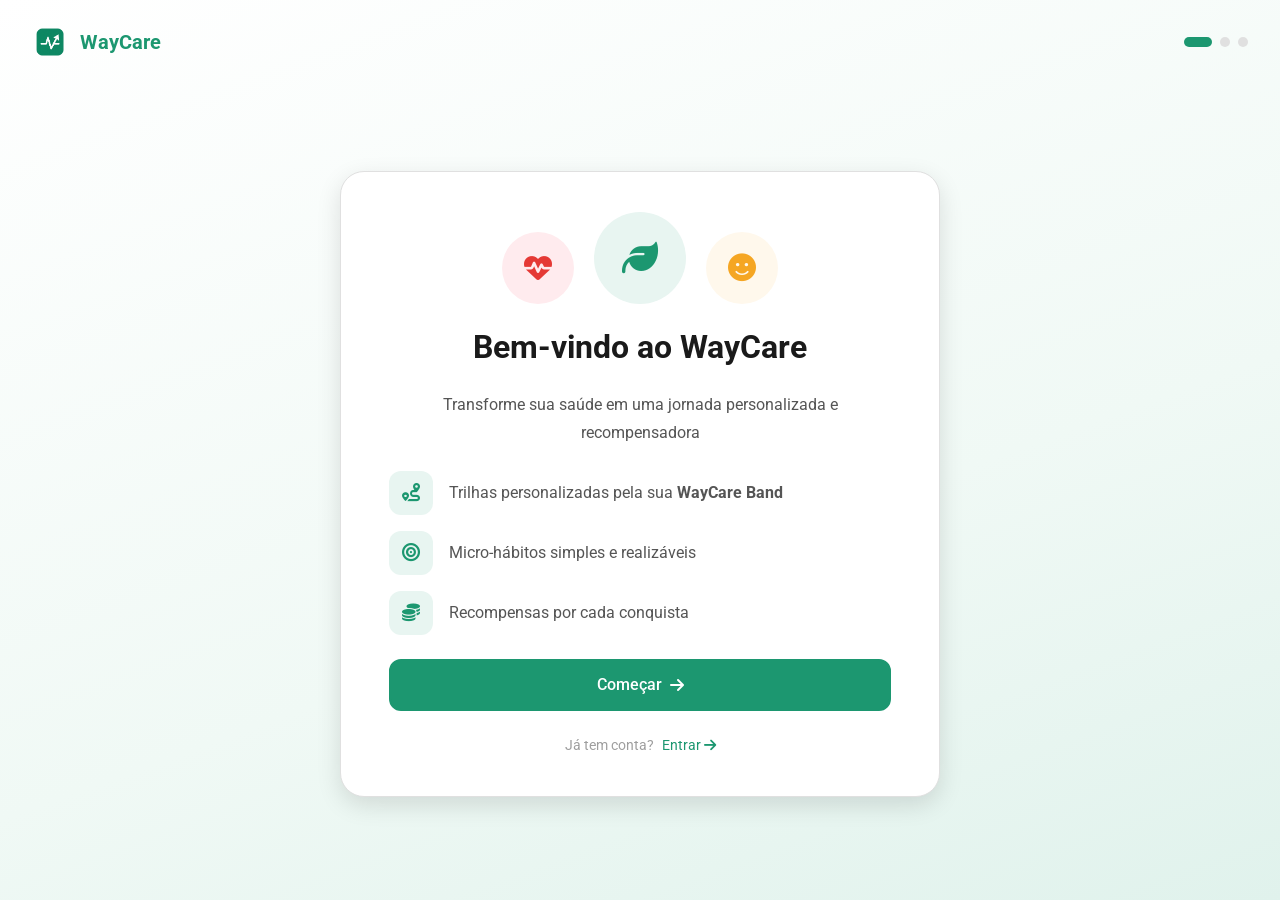
<file: index.html>
<!DOCTYPE html>
<html lang="pt-BR">
<head>
  <meta charset="UTF-8" />
  <meta name="viewport" content="width=device-width, initial-scale=1.0" />
  <title>WayCare — Bem-vindo</title>

  <link rel="preconnect" href="https://fonts.googleapis.com" />
  <link rel="preconnect" href="https://fonts.gstatic.com" crossorigin />
  <link href="https://fonts.googleapis.com/css2?family=Roboto:wght@400;500;700&display=swap" rel="stylesheet" />

  <link href="https://cdn.jsdelivr.net/npm/bootstrap@5.3.3/dist/css/bootstrap.min.css" rel="stylesheet" />
  <link rel="stylesheet" href="https://cdnjs.cloudflare.com/ajax/libs/font-awesome/6.5.0/css/all.min.css" />

  <link rel="stylesheet" href="css/global.css" />
  <link rel="stylesheet" href="css/onboarding.css" />
</head>

<body class="onboarding-body">
  <div class="onboarding-layout">
    <!-- Cabeçalho -->
    <header class="onboarding-header">
      <div class="onboarding-logo">
        <img src="assets/images/LogoWayCare.png" alt="WayCare" height="36" />
        <span class="onboarding-logo-name">WayCare</span>
      </div>
      <div class="onboarding-dots">
        <span class="onboarding-dot active" id="dot-1"></span>
        <span class="onboarding-dot" id="dot-2"></span>
        <span class="onboarding-dot" id="dot-3"></span>
      </div>
    </header>

    <!-- Área Principal -->
    <div class="onboarding-steps-area">
      <!-- Tela 1 — Boas-vindas -->
      <section class="onboarding-step active" id="step-1">
        <div class="onboarding-card-wrapper">

          <div class="onboarding-icons-row">
            <div class="onboarding-icon-bubble onboarding-icon-bubble--red">
              <i class="fa-solid fa-heart-pulse"></i>
            </div>
            <div class="onboarding-icon-bubble onboarding-icon-bubble--green onboarding-icon-bubble--lg">
              <i class="fa-solid fa-leaf"></i>
            </div>
            <div class="onboarding-icon-bubble onboarding-icon-bubble--yellow">
              <i class="fa-solid fa-face-smile"></i>
            </div>
          </div>

          <h1 class="onboarding-titulo">Bem-vindo ao WayCare</h1>
          <p class="onboarding-subtitulo">
            Transforme sua saúde em uma jornada personalizada e recompensadora
          </p>

          <ul class="onboarding-features">
            <li>
              <div class="onboarding-feature-icon">
                <i class="fa-solid fa-route"></i>
              </div>
              <span>Trilhas personalizadas pela sua <strong>WayCare Band</strong></span>
            </li>
            <li>
              <div class="onboarding-feature-icon">
                <i class="fa-solid fa-bullseye"></i>
              </div>
              <span>Micro-hábitos simples e realizáveis</span>
            </li>
            <li>
              <div class="onboarding-feature-icon">
                <i class="fa-solid fa-coins"></i>
              </div>
              <span>Recompensas por cada conquista</span>
            </li>
          </ul>

          <button class="btn onboarding-btn-primary" onclick="irParaStep(2)">
            Começar
            <i class="fa-solid fa-arrow-right"></i>
          </button>

          <div class="onboarding-login-link">
            <span>Já tem conta?</span>
            <a href="pages/login.html" class="auth-link auth-link-bold">
              Entrar <i class="fa-solid fa-arrow-right"></i>
            </a>
          </div>
        </div>
      </section>

      <!-- Tela 2 — Como Funciona -->
      <section class="onboarding-step" id="step-2">
        <div class="onboarding-card-wrapper">
          <h1 class="onboarding-titulo">Como Funciona</h1>
          <p class="onboarding-subtitulo">
            Todos os dias, sua WayCare Band monitora seus dados e criamos uma trilha
            personalizada com micro-hábitos. Complete missões, ganhe Health Coins
            e troque por recompensas reais!
          </p>

          <!-- cards lado a lado -->
          <div class="onboarding-how-cards">
            <div class="onboarding-how-card">
              <div class="onboarding-how-num">1</div>
              <div class="onboarding-how-icon onboarding-how-icon--purple">
                <i class="fa-solid fa-heart-circle-check"></i>
              </div>
              <h3 class="onboarding-how-titulo">Sua WayCare Band</h3>
              <p class="onboarding-how-desc">Monitora seus dados de saúde em tempo real</p>
            </div>

            <div class="onboarding-how-card">
              <div class="onboarding-how-num">2</div>
              <div class="onboarding-how-icon onboarding-how-icon--green">
                <i class="fa-solid fa-route"></i>
              </div>
              <h3 class="onboarding-how-titulo">Trilha Diária</h3>
              <p class="onboarding-how-desc">Receba missões personalizadas para o seu dia</p>
            </div>

            <div class="onboarding-how-card">
              <div class="onboarding-how-num">3</div>
              <div class="onboarding-how-icon onboarding-how-icon--yellow">
                <i class="fa-solid fa-coins"></i>
              </div>
              <h3 class="onboarding-how-titulo">Health Coins</h3>
              <p class="onboarding-how-desc">Ganhe pontos e troque por prêmios exclusivos</p>
            </div>
          </div>

          <div class="onboarding-btn-row">
            <button class="btn onboarding-btn-ghost" onclick="irParaStep(1)">
              <i class="fa-solid fa-arrow-left"></i>
              Voltar
            </button>
            <button class="btn onboarding-btn-primary" onclick="irParaStep(3)">
              Continuar
              <i class="fa-solid fa-arrow-right"></i>
            </button>
          </div>
        </div>
      </section>

      <!-- Tela 3 — LGPD -->
      <section class="onboarding-step" id="step-3">
        <div class="onboarding-card-wrapper">
          <div class="onboarding-lgpd-icon">
            <i class="fa-solid fa-shield-halved"></i>
          </div>

          <h1 class="onboarding-titulo">Privacidade e Dados</h1>
          <p class="onboarding-subtitulo">Como Usamos Seus Dados</p>

          <ul class="onboarding-lgpd-lista">
            <li>
              <i class="fa-solid fa-circle-check"></i>
              Coletamos apenas dados necessários para personalizar sua experiência
            </li>
            <li>
              <i class="fa-solid fa-circle-check"></i>
              Você tem controle total sobre suas informações
            </li>
            <li>
              <i class="fa-solid fa-circle-check"></i>
              Seus dados de saúde são criptografados e seguros (LGPD)
            </li>
          </ul>

          <div class="onboarding-lgpd-box">
            <p class="onboarding-lgpd-box-titulo">Para personalizar sua experiência, coletamos:</p>
            <ul class="onboarding-lgpd-coleta">
              <li><i class="fa-solid fa-check"></i> Dados da WayCare Band (com sua autorização)</li>
              <li><i class="fa-solid fa-check"></i> Progresso em missões</li>
              <li><i class="fa-solid fa-check"></i> Dados de saúde (com sua autorização)</li>
            </ul>
            <p class="onboarding-lgpd-nota">
              Você pode revisar, exportar ou excluir seus dados a qualquer momento em "Meus Dados".
            </p>
          </div>

          <div class="onboarding-checkboxes">
            <label class="checkbox-group">
              <input type="checkbox" id="aceite-termos" />
              <span class="text-sm">Aceito os <a href="#" class="auth-link">Termos de Uso</a></span>
            </label>
            <label class="checkbox-group">
              <input type="checkbox" id="aceite-privacidade" />
              <span class="text-sm">Concordo com a <a href="#" class="auth-link">Política de Privacidade</a></span>
            </label>
            <label class="checkbox-group">
              <input type="checkbox" id="aceite-dados" />
              <span class="text-sm">Autorizo o uso de dados para personalização</span>
            </label>
          </div>

          <a href="#" class="auth-link text-sm onboarding-politica-link">
            <i class="fa-solid fa-arrow-up-right-from-square"></i>
            Ler política completa
          </a>

          <!-- 3 botões lado a lado -->
          <div class="onboarding-btn-row">
            <button class="btn onboarding-btn-ghost" onclick="irParaStep(2)">
              <i class="fa-solid fa-arrow-left"></i>
              Voltar
            </button>
            <button class="btn onboarding-btn-primary" id="btn-aceitar" disabled
              onclick="window.location.href='pages/dashboard.html'">
              Aceitar e Continuar
              <i class="fa-solid fa-arrow-right"></i>
            </button>
            <button class="btn onboarding-btn-recusar" onclick="irParaStep(1)">
              Recusar
            </button>
          </div>
        </div>
      </section>
    </div>
  </div>

  <script src="https://cdn.jsdelivr.net/npm/bootstrap@5.3.3/dist/js/bootstrap.bundle.min.js"></script>
  <script src="js/onboarding.js"></script>
</body>
</html>
</file>
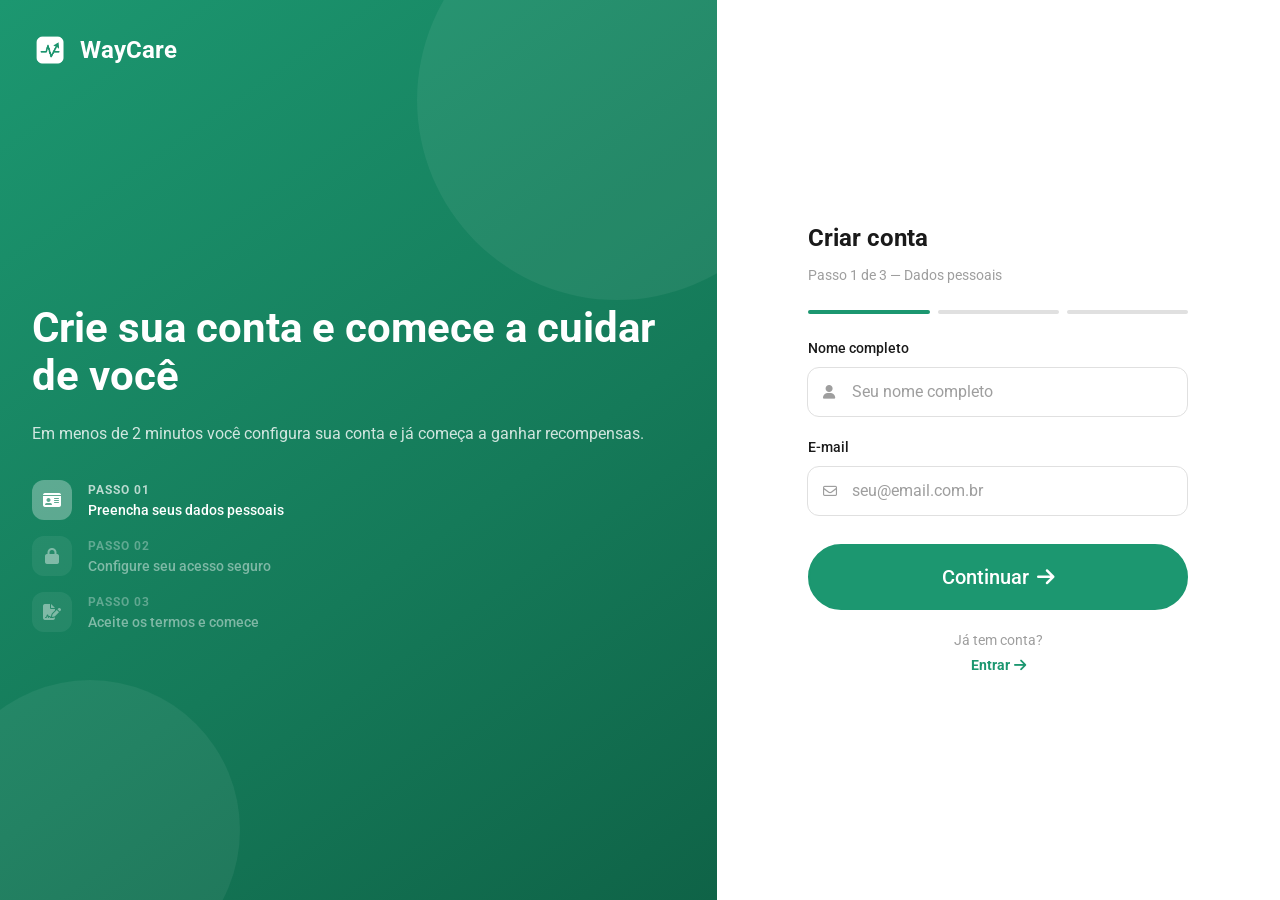
<file: pages/cadastro.html>
<!DOCTYPE html>
<html lang="pt-BR">
<head>
    <meta charset="UTF-8" />
    <meta name="viewport" content="width=device-width, initial-scale=1.0" />
    <title>WayCare — Criar conta</title>

    <link rel="preconnect" href="https://fonts.googleapis.com" />
    <link rel="preconnect" href="https://fonts.gstatic.com" crossorigin />
    <link href="https://fonts.googleapis.com/css2?family=Roboto:wght@400;500;700&display=swap" rel="stylesheet" />

    <link href="https://cdn.jsdelivr.net/npm/bootstrap@5.3.3/dist/css/bootstrap.min.css" rel="stylesheet" />
    <link rel="stylesheet" href="https://cdnjs.cloudflare.com/ajax/libs/font-awesome/6.5.0/css/all.min.css" />

    <link rel="stylesheet" href="../css/global.css" />
    <link rel="stylesheet" href="../css/auth.css" />
</head>
<body class="auth-body">
    <div class="auth-layout">
        <!-- PAINEL ESQUERDO -->
        <aside class="auth-hero">
            <!-- Logo -->
            <div class="auth-hero-logo">
                <img src="../assets/images/LogoWayCare.png" alt="WayCare" height="36" />
                <span class="auth-logo-name">WayCare</span>
            </div>
            <!-- Conteúdo área verde -->
            <div class="auth-hero-content">
                <h1 class="auth-hero-title">
                    Crie sua conta e comece a cuidar de você
                </h1>
                <p class="auth-hero-subtitle">
                    Em menos de 2 minutos você configura sua conta e já começa a ganhar recompensas.
                </p>

                <!-- Passos no painel esquerdo -->
                <ul class="auth-hero-features auth-steps">
                    <li class="auth-step-item active" id="hero-step-1">
                        <div class="auth-feature-icon">
                            <i class="fa-solid fa-id-card"></i>
                        </div>
                        <div class="auth-step-text">
                            <small>PASSO 01</small>
                            <span>Preencha seus dados pessoais</span>
                        </div>
                    </li>
                    <li class="auth-step-item" id="hero-step-2">
                        <div class="auth-feature-icon">
                            <i class="fa-solid fa-lock"></i>
                        </div>
                        <div class="auth-step-text">
                            <small>PASSO 02</small>
                            <span>Configure seu acesso seguro</span>
                        </div>
                    </li>
                    <li class="auth-step-item" id="hero-step-3">
                        <div class="auth-feature-icon">
                            <i class="fa-solid fa-file-signature"></i>
                        </div>
                        <div class="auth-step-text">
                            <small>PASSO 03</small>
                            <span>Aceite os termos e comece</span>
                        </div>
                    </li>
                </ul>
            </div>
            <!-- Círculos decorativos -->
            <div class="auth-hero-circle auth-hero-circle--1"></div>
            <div class="auth-hero-circle auth-hero-circle--2"></div>
        </aside>

        <!-- FORMULÁRIO -->
        <main class="auth-form-panel">
            <div class="auth-form-wrapper">

                <!-- Cabeçalho dinâmico -->
                <div class="auth-form-header">
                    <h2 class="auth-form-title">Criar conta</h2>
                    <p class="auth-form-subtitle" id="step-subtitle">Passo 1 de 3 — Dados pessoais</p>
                </div>
                <!-- Barra de progresso -->
                <div class="auth-progress">
                    <div class="auth-progress-bar active" id="progress-1"></div>
                    <div class="auth-progress-bar" id="progress-2"></div>
                    <div class="auth-progress-bar" id="progress-3"></div>
                </div>

                <!-- PASSO 1 - Dados pessoais -->
                <div class="cadastro-step active" id="step-1">
                    <!-- Input de nome -->
                    <div class="input-group">
                        <label class="input-label" for="cadastro-nome">Nome completo</label>
                        <div class="input-icon-wrapper">
                            <i class="fa-solid fa-user input-icon"></i>
                            <input type="text" id="cadastro-nome" class="input-field input-with-icon"
                                placeholder="Seu nome completo" autocomplete="name" />
                        </div>
                    </div>
                    <!-- Input de e-mail -->
                    <div class="input-group">
                        <label class="input-label" for="cadastro-email">E-mail</label>
                        <div class="input-icon-wrapper">
                            <i class="fa-regular fa-envelope input-icon"></i>
                            <input type="email" id="cadastro-email" class="input-field input-with-icon"
                                placeholder="seu@email.com.br" autocomplete="email" />
                        </div>
                    </div>

                    <button type="button" class="btn btn-primary btn-block btn-lg auth-submit-btn" id="btn-step-1">
                        Continuar
                        <i class="fa-solid fa-arrow-right"></i>
                    </button>

                    <div class="auth-footer-text">
                        <p>Já tem conta?</p>
                        <a href="login.html" class="auth-link auth-link-bold">
                            Entrar <i class="fa-solid fa-arrow-right"></i>
                        </a>
                    </div>

                </div>

                <!-- PASSO 2 - Acesso seguro -->
                <div class="cadastro-step" id="step-2">

                    <!-- Input de senha -->
                    <div class="input-group">
                        <label class="input-label" for="cadastro-senha">Senha</label>
                        <div class="input-icon-wrapper">
                            <i class="fa-solid fa-lock input-icon"></i>
                            <input type="password" id="cadastro-senha"
                                class="input-field input-with-icon input-with-icon-right"
                                placeholder="Mínimo 8 caracteres" autocomplete="new-password" />
                            <button type="button" class="input-toggle-password" aria-label="Mostrar senha">
                                <i class="fa-regular fa-eye"></i>
                            </button>
                        </div>

                        <!-- Indicador de força da senha -->
                        <div class="password-strength">
                            <div class="password-strength-bars">
                                <div class="strength-bar" id="bar-1"></div>
                                <div class="strength-bar" id="bar-2"></div>
                                <div class="strength-bar" id="bar-3"></div>
                            </div>
                            <span class="password-strength-label" id="strength-label"></span>
                        </div>

                        <!-- Critérios da senha -->
                        <div class="password-criteria">
                            <span class="criteria-item" id="criteria-length">
                                <i class="fa-regular fa-circle-check"></i> Mínimo 8 caracteres
                            </span>
                            <span class="criteria-item" id="criteria-upper">
                                <i class="fa-regular fa-circle-check"></i> Letra maiúscula
                            </span>
                            <span class="criteria-item" id="criteria-number">
                                <i class="fa-regular fa-circle-check"></i> Número
                            </span>
                        </div>
                    </div>

                    <!-- Input de confirmação de senha -->
                    <div class="input-group">
                        <label class="input-label" for="cadastro-confirma-senha">Confirmar senha</label>
                        <div class="input-icon-wrapper">
                            <i class="fa-solid fa-lock input-icon"></i>
                            <input type="password" id="cadastro-confirma-senha"
                                class="input-field input-with-icon input-with-icon-right"
                                placeholder="Repita a senha" autocomplete="new-password" />
                            <button type="button" class="input-toggle-password" aria-label="Mostrar senha">
                                <i class="fa-regular fa-eye"></i>
                            </button>
                        </div>
                        <span class="password-match-msg" id="match-msg"></span>
                    </div>

                    <div class="auth-btn-row">
                        <button type="button" class="btn btn-ghost auth-back-btn" id="btn-back-1">
                            <i class="fa-solid fa-arrow-left"></i>
                        </button>
                        <button type="button" class="btn btn-primary btn-lg auth-submit-btn auth-submit-flex"
                            id="btn-step-2">
                            Continuar
                            <i class="fa-solid fa-arrow-right"></i>
                        </button>
                    </div>

                    <div class="auth-footer-text">
                        <p>Já tem conta?</p>
                        <a href="login.html" class="auth-link auth-link-bold">
                            Entrar <i class="fa-solid fa-arrow-right"></i>
                        </a>
                    </div>

                </div>

                <!-- PASSO 3 - Confirmação e LGPD -->
                <div class="cadastro-step" id="step-3">

                    <!-- Resumo dos dados -->
                    <div class="cadastro-resumo">
                        <h4 class="cadastro-resumo-title">Resumo do cadastro</h4>
                        <div class="resumo-row">
                            <span class="resumo-label">Nome</span>
                            <span class="resumo-value" id="resumo-nome">—</span>
                        </div>
                        <div class="resumo-row">
                            <span class="resumo-label">E-mail</span>
                            <span class="resumo-value" id="resumo-email">—</span>
                        </div>
                    </div>

                    <!-- Aviso LGPD -->
                    <div class="cadastro-lgpd">
                        <div class="lgpd-icon">
                            <i class="fa-solid fa-shield-halved"></i>
                        </div>
                        <div class="lgpd-text">
                            <strong>Proteção de Dados (LGPD)</strong>
                            <p>Seus dados serão usados exclusivamente para personalizar sua experiência no WayCare.
                                Não compartilhamos informações pessoais com terceiros sem sua autorização.</p>
                        </div>
                    </div>

                    <!-- Checkbox de aceite -->
                    <label class="checkbox-group">
                        <input type="checkbox" id="aceite-termos" />
                        <span class="text-sm">
                            Concordo com a <a href="#" class="auth-link">Política de Privacidade</a>
                            e os <a href="#" class="auth-link">Termos de Uso</a>
                            do WayCare e autorizo o tratamento dos meus dados pessoais conforme descrito.
                        </span>
                    </label>

                    <div class="auth-btn-row">
                        <button type="button" class="btn btn-ghost auth-back-btn" id="btn-back-2">
                            <i class="fa-solid fa-arrow-left"></i>
                        </button>
                        <button type="button" class="btn btn-primary btn-lg auth-submit-btn auth-submit-flex"
                            id="btn-criar-conta" disabled>
                            Criar conta
                            <i class="fa-solid fa-arrow-right"></i>
                        </button>
                    </div>

                    <div class="auth-footer-text">
                        <p>Já tem conta?</p>
                        <a href="login.html" class="auth-link auth-link-bold">
                            Entrar <i class="fa-solid fa-arrow-right"></i>
                        </a>
                    </div>
                </div>
            </div>
        </main>
    </div>

    <script src="https://cdn.jsdelivr.net/npm/bootstrap@5.3.3/dist/js/bootstrap.bundle.min.js"></script>
    <script src="../js/cadastro.js"></script>
</body>
</html>
</file>
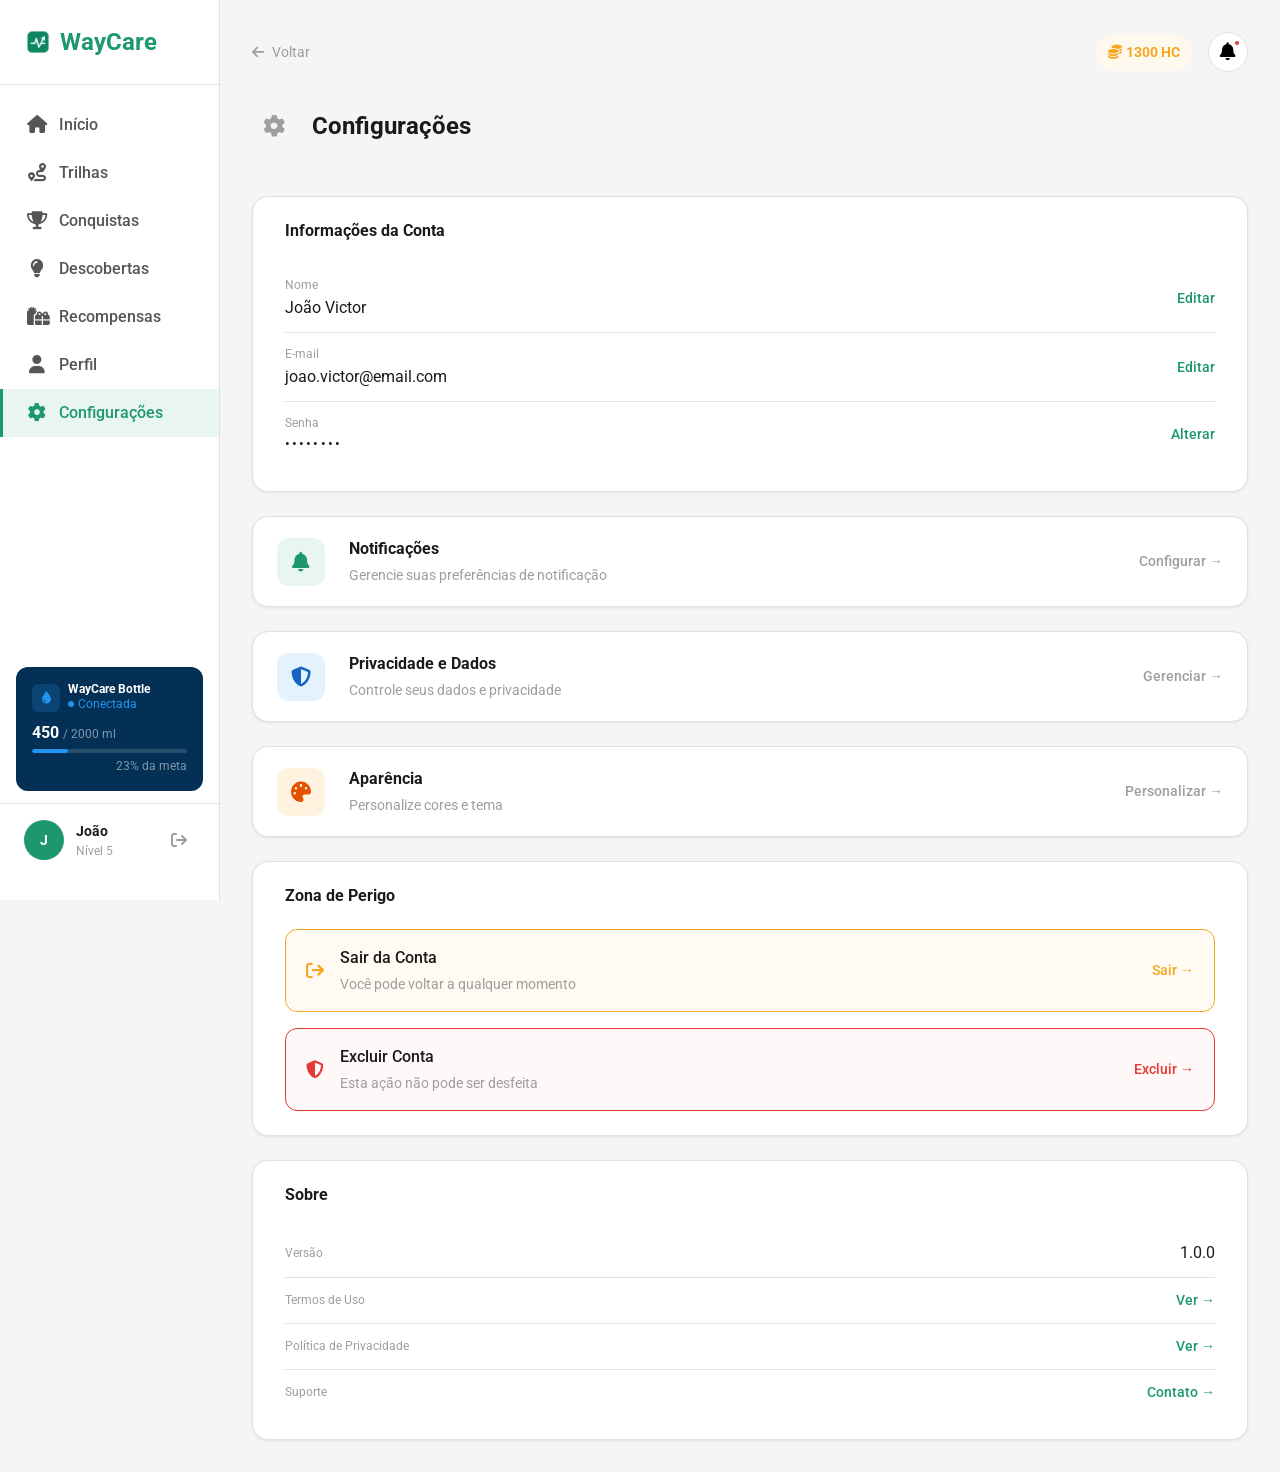
<file: pages/configuracoes.html>
<!DOCTYPE html>
<html lang="pt-BR">
<head>
  <meta charset="UTF-8" />
  <meta name="viewport" content="width=device-width, initial-scale=1.0" />
  <title>WayCare — Configurações</title>

  <link rel="preconnect" href="https://fonts.googleapis.com" />
  <link rel="preconnect" href="https://fonts.gstatic.com" crossorigin />

  <link href="https://fonts.googleapis.com/css2?family=Roboto:wght@400;500;700&display=swap" rel="stylesheet" />

  <link href="https://cdn.jsdelivr.net/npm/bootstrap@5.3.3/dist/css/bootstrap.min.css" rel="stylesheet" />

  <!-- Font Awesome -->
  <link rel="stylesheet" href="https://cdnjs.cloudflare.com/ajax/libs/font-awesome/6.5.0/css/all.min.css" />

  <link rel="stylesheet" href="../css/global.css" />
  <link rel="stylesheet" href="../css/configuracoes.css" />
</head>

<body>
  <button class="sidebar-toggle" id="sidebar-toggle" aria-label="Abrir menu">
    <i class="fa-solid fa-bars"></i>
  </button>
  <div class="app-layout">
    <aside class="sidebar" id="sidebar" role="navigation" aria-label="Menu principal">
      <div class="sidebar-logo">
        <img src="../assets/images/LogoWayCare.png" alt="WayCare" height="28"/>
        WayCare
      </div>

      <nav class="sidebar-nav">
        <a href="dashboard.html" class="nav-item">
          <i class="fa-solid fa-house nav-icon"></i>
          Início
        </a>
        <a href="trilhas.html" class="nav-item">
          <i class="fa-solid fa-route nav-icon"></i>
          Trilhas
        </a>
        <a href="conquistas.html" class="nav-item">
          <i class="fa-solid fa-trophy nav-icon"></i>
          Conquistas
        </a>
        <a href="descobertas.html" class="nav-item">
          <i class="fa-solid fa-lightbulb nav-icon"></i>
          Descobertas
        </a>
        <a href="recompensas.html" class="nav-item">
          <i class="fa-solid fa-gifts nav-icon"></i>
          Recompensas
        </a>
        <a href="perfil.html" class="nav-item">
          <i class="fa-solid fa-user nav-icon"></i>
          Perfil
        </a>
        <a href="configuracoes.html" class="nav-item active">
          <i class="fa-solid fa-gear nav-icon"></i>
          Configurações
        </a>
      </nav>

      <!-- Widget WayCare Bottle -->
      <a href="waycare-bottle.html" class="bottle-sidebar-widget">
        <div class="d-flex align-items-center gap-2 mb-2">
          <div class="bottle-widget-icon">
            <i class="fa-solid fa-droplet"></i>
          </div>
          <div class="d-flex flex-column gap-0">
            <span class="bottle-widget-title">WayCare Bottle</span>
            <span class="bottle-widget-status">
              <span class="bottle-status-dot"></span>
              Conectada
            </span>
          </div>
        </div>
        <div class="d-flex align-items-baseline gap-1 mb-1">
          <span class="bottle-widget-ml">450</span>
          <span class="bottle-widget-meta">/ 2000 ml</span>
        </div>
        <div class="progress-bar bottle-widget-bar">
          <div class="progress-fill bottle-widget-fill" style="width: 23%"></div>
        </div>
        <span class="bottle-widget-pct">23% da meta</span>
      </a>

      <div class="sidebar-user">
        <div class="avatar" aria-hidden="true">J</div>
        <div class="sidebar-user-info">
          <span class="sidebar-user-name">João</span>
          <span class="sidebar-user-level">Nível 5</span>
        </div>
        <a href="../pages/login.html" class="sidebar-logout" aria-label="Sair">
          <i class="fa-solid fa-arrow-right-from-bracket"></i>
        </a>
      </div>
    </aside>

    <main class="main-content" id="main-content">
      <header class="topbar">
        <a href="perfil.html" class="config-voltar">
          <i class="fa-solid fa-arrow-left"></i>
          Voltar
        </a>
        <div class="topbar-actions">
          <div class="hc-chip">
            <i class="fa-solid fa-coins"></i>
            1300 HC
          </div>
          <button class="notif-btn" aria-label="Notificações">
            <i class="fa-solid fa-bell"></i>
            <span class="notif-dot"></span>
          </button>
        </div>
      </header>

      <section id="page-content">
        <!-- Título da página -->
        <div class="d-flex align-items-center gap-3 mb-5">
          <div class="config-titulo-icon">
            <i class="fa-solid fa-gear"></i>
          </div>
          <h1 class="config-titulo">Configurações</h1>
        </div>

        <!-- Informações da Conta -->
        <div class="card config-section mb-4">
          <h2 class="config-section-titulo mb-4">Informações da Conta</h2>
          <div class="config-row">
            <div class="config-row-info">
              <span class="config-row-label">Nome</span>
              <span class="config-row-valor">João Victor</span>
            </div>
            <a href="#" class="config-row-action">Editar</a>
          </div>

          <div class="config-divider"></div>

          <div class="config-row">
            <div class="config-row-info">
              <span class="config-row-label">E-mail</span>
              <span class="config-row-valor">joao.victor@email.com</span>
            </div>
            <a href="#" class="config-row-action">Editar</a>
          </div>

          <div class="config-divider"></div>

          <div class="config-row">
            <div class="config-row-info">
              <span class="config-row-label">Senha</span>
              <span class="config-row-valor config-senha">••••••••</span>
            </div>
            <a href="#" class="config-row-action">Alterar</a>
          </div>
        </div>

        <!-- Notificações -->
        <div class="card config-item-card mb-4">
          <div class="d-flex align-items-center gap-4">
            <div class="config-item-icon config-item-icon--green">
              <i class="fa-solid fa-bell"></i>
            </div>
            <div class="d-flex flex-column gap-1 flex-grow-1">
              <span class="config-item-titulo">Notificações</span>
              <span class="config-item-desc">Gerencie suas preferências de notificação</span>
            </div>
            <a href="#" class="config-row-action config-row-action--arrow">Configurar →</a>
          </div>
        </div>

        <!-- Privacidade e Dados -->
        <div class="card config-item-card mb-4">
          <div class="d-flex align-items-center gap-4">
            <div class="config-item-icon config-item-icon--blue">
              <i class="fa-solid fa-shield-halved"></i>
            </div>
            <div class="d-flex flex-column gap-1 flex-grow-1">
              <span class="config-item-titulo">Privacidade e Dados</span>
              <span class="config-item-desc">Controle seus dados e privacidade</span>
            </div>
            <a href="#" class="config-row-action config-row-action--arrow">Gerenciar →</a>
          </div>
        </div>

        <!-- Aparência -->
        <div class="card config-item-card mb-4">
          <div class="d-flex align-items-center gap-4">
            <div class="config-item-icon config-item-icon--orange">
              <i class="fa-solid fa-palette"></i>
            </div>
            <div class="d-flex flex-column gap-1 flex-grow-1">
              <span class="config-item-titulo">Aparência</span>
              <span class="config-item-desc">Personalize cores e tema</span>
            </div>
            <a href="#" class="config-row-action config-row-action--arrow">Personalizar →</a>
          </div>
        </div>

        <!-- Zona de Perigo -->
        <div class="card config-section mb-4">
          <h2 class="config-section-titulo mb-4">Zona de Perigo</h2>

          <!-- Sair da Conta -->
          <div class="config-perigo-item config-perigo-item--warning">
            <div class="d-flex align-items-center gap-3 flex-grow-1">
              <i class="fa-solid fa-arrow-right-from-bracket config-perigo-icon config-perigo-icon--warning"></i>
              <div class="d-flex flex-column gap-1">
                <span class="config-perigo-titulo">Sair da Conta</span>
                <span class="config-perigo-desc">Você pode voltar a qualquer momento</span>
              </div>
            </div>
            <a href="login.html" class="config-perigo-action config-perigo-action--warning">Sair →</a>
          </div>

          <!-- Excluir Conta -->
          <div class="config-perigo-item config-perigo-item--error mt-3">
            <div class="d-flex align-items-center gap-3 flex-grow-1">
              <i class="fa-solid fa-shield-halved config-perigo-icon config-perigo-icon--error"></i>
              <div class="d-flex flex-column gap-1">
                <span class="config-perigo-titulo">Excluir Conta</span>
                <span class="config-perigo-desc">Esta ação não pode ser desfeita</span>
              </div>
            </div>
            <a href="#" class="config-perigo-action config-perigo-action--error">Excluir →</a>
          </div>
        </div>

        <!-- Sobre -->
        <div class="card config-section">
          <h2 class="config-section-titulo mb-4">Sobre</h2>

          <div class="config-row">
            <span class="config-row-label">Versão</span>
            <span class="config-row-valor">1.0.0</span>
          </div>

          <div class="config-divider"></div>

          <div class="config-row">
            <span class="config-row-label">Termos de Uso</span>
            <a href="#" class="config-row-action">Ver →</a>
          </div>

          <div class="config-divider"></div>

          <div class="config-row">
            <span class="config-row-label">Política de Privacidade</span>
            <a href="#" class="config-row-action">Ver →</a>
          </div>

          <div class="config-divider"></div>

          <div class="config-row">
            <span class="config-row-label">Suporte</span>
            <a href="#" class="config-row-action">Contato →</a>
          </div>
        </div>
      </section>
    </main>
  </div>

  <script src="https://cdn.jsdelivr.net/npm/bootstrap@5.3.3/dist/js/bootstrap.bundle.min.js"></script>
  <script>
    document.getElementById('sidebar-toggle').addEventListener('click', () => {
      document.getElementById('sidebar').classList.toggle('open');
    });
  </script>
</body>
</html>
</file>
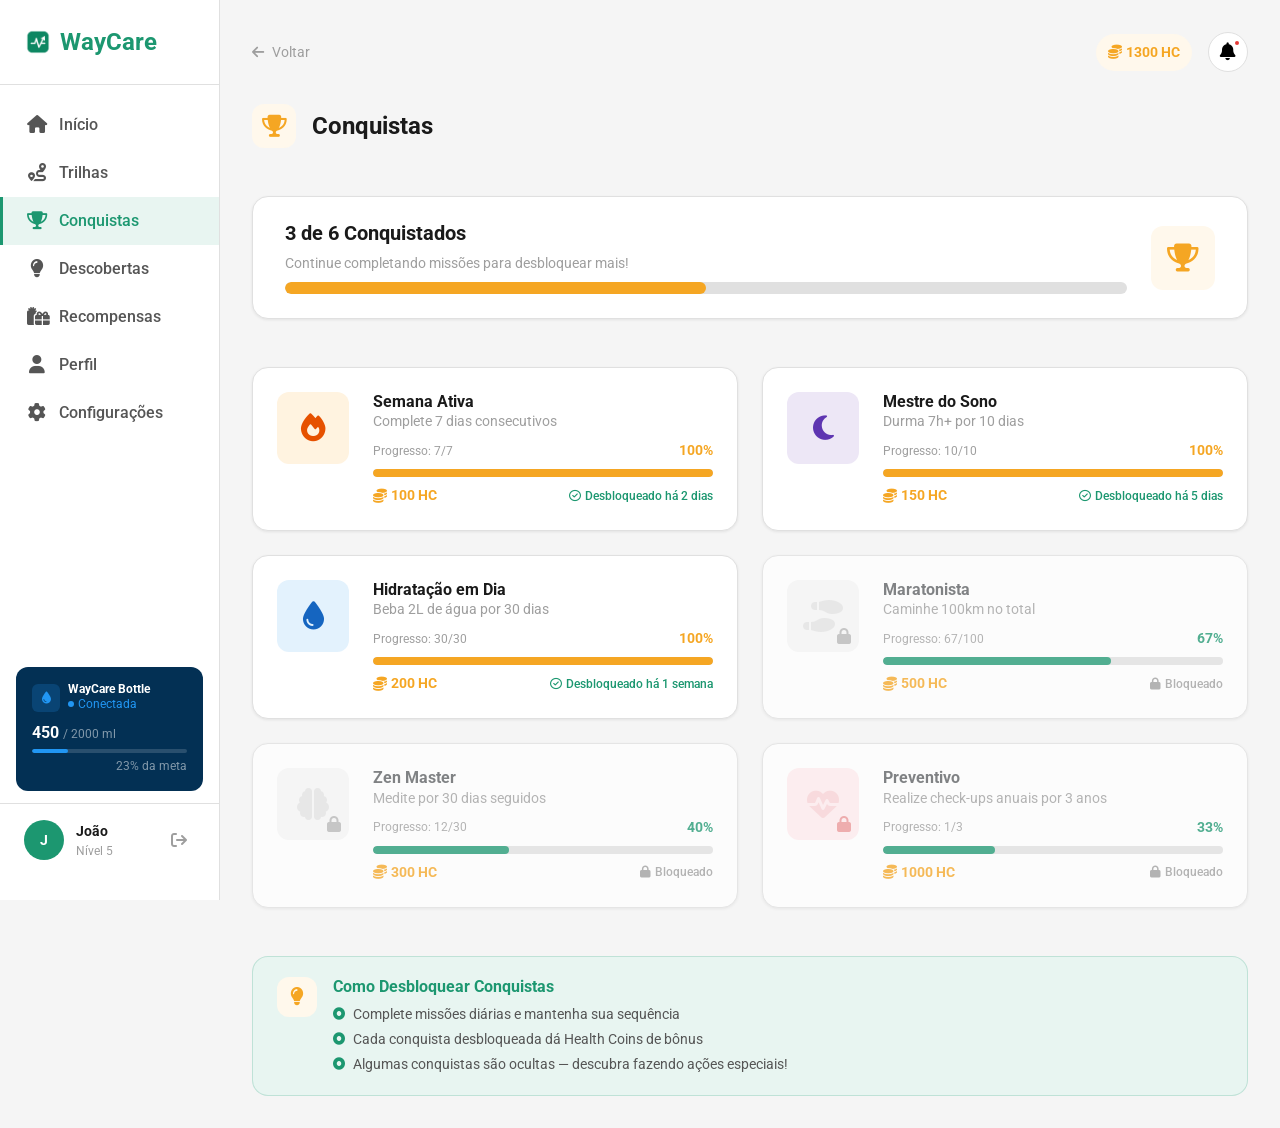
<file: pages/conquistas.html>
<!DOCTYPE html>
<html lang="pt-BR">
<head>
  <meta charset="UTF-8" />
  <meta name="viewport" content="width=device-width, initial-scale=1.0" />
  <title>WayCare — Conquistas</title>

  <link rel="preconnect" href="https://fonts.googleapis.com" />
  <link rel="preconnect" href="https://fonts.gstatic.com" crossorigin />

  <link href="https://fonts.googleapis.com/css2?family=Roboto:wght@400;500;700&display=swap" rel="stylesheet" />

  <link href="https://cdn.jsdelivr.net/npm/bootstrap@5.3.3/dist/css/bootstrap.min.css" rel="stylesheet" />

  <!-- Font Awesome -->
  <link rel="stylesheet" href="https://cdnjs.cloudflare.com/ajax/libs/font-awesome/6.5.0/css/all.min.css" />

  <link rel="stylesheet" href="../css/global.css" />
  <link rel="stylesheet" href="../css/conquistas.css" />
</head>

<body>
  <button class="sidebar-toggle" id="sidebar-toggle" aria-label="Abrir menu">
    <i class="fa-solid fa-bars"></i>
  </button>
  <div class="app-layout">
    <aside class="sidebar" id="sidebar" role="navigation" aria-label="Menu principal">
      <div class="sidebar-logo">
        <img src="../assets/images/LogoWayCare.png" alt="WayCare" height="28"/>
        WayCare
      </div>

      <nav class="sidebar-nav">
        <a href="dashboard.html" class="nav-item">
          <i class="fa-solid fa-house nav-icon"></i>
          Início
        </a>
        <a href="trilhas.html" class="nav-item">
          <i class="fa-solid fa-route nav-icon"></i>
          Trilhas
        </a>
        <a href="conquistas.html" class="nav-item active">
          <i class="fa-solid fa-trophy nav-icon"></i>
          Conquistas
        </a>
        <a href="descobertas.html" class="nav-item">
          <i class="fa-solid fa-lightbulb nav-icon"></i>
          Descobertas
        </a>
        <a href="recompensas.html" class="nav-item">
          <i class="fa-solid fa-gifts nav-icon"></i>
          Recompensas
        </a>
        <a href="perfil.html" class="nav-item">
          <i class="fa-solid fa-user nav-icon"></i>
          Perfil
        </a>
        <a href="configuracoes.html" class="nav-item">
          <i class="fa-solid fa-gear nav-icon"></i>
          Configurações
        </a>
      </nav>

      <!-- Widget WayCare Bottle -->
      <a href="waycare-bottle.html" class="bottle-sidebar-widget">
        <div class="d-flex align-items-center gap-2 mb-2">
          <div class="bottle-widget-icon">
            <i class="fa-solid fa-droplet"></i>
          </div>
          <div class="d-flex flex-column gap-0">
            <span class="bottle-widget-title">WayCare Bottle</span>
            <span class="bottle-widget-status">
              <span class="bottle-status-dot"></span>
              Conectada
            </span>
          </div>
        </div>
        <div class="d-flex align-items-baseline gap-1 mb-1">
          <span class="bottle-widget-ml">450</span>
          <span class="bottle-widget-meta">/ 2000 ml</span>
        </div>
        <div class="progress-bar bottle-widget-bar">
          <div class="progress-fill bottle-widget-fill" style="width: 23%"></div>
        </div>
        <span class="bottle-widget-pct">23% da meta</span>
      </a>

      <div class="sidebar-user">
        <div class="avatar" aria-hidden="true">J</div>
        <div class="sidebar-user-info">
          <span class="sidebar-user-name">João</span>
          <span class="sidebar-user-level">Nível 5</span>
        </div>
        <a href="../pages/login.html" class="sidebar-logout" aria-label="Sair">
          <i class="fa-solid fa-arrow-right-from-bracket"></i>
        </a>
      </div>
    </aside>

    <main class="main-content" id="main-content">
      <header class="topbar">
        <a href="dashboard.html" class="conquistas-voltar">
          <i class="fa-solid fa-arrow-left"></i>
          Voltar
        </a>
        <div class="topbar-actions">
          <div class="hc-chip">
            <span class="fa-solid fa-coins"></span>
            1300 HC
          </div>
          <button class="notif-btn" aria-label="Notificações">
            <i class="fa-solid fa-bell"></i>
            <span class="notif-dot"></span>
          </button>
        </div>
      </header>

      <section id="page-content">
        <!-- Título da página -->
        <div class="d-flex align-items-center gap-3 mb-5">
          <div class="conquistas-titulo-icon">
            <i class="fa-solid fa-trophy"></i>
          </div>
          <h1 class="conquistas-titulo">Conquistas</h1>
        </div>

        <!-- Card de resumo geral -->
        <div class="card conquistas-resumo mb-5">
          <div class="d-flex align-items-center justify-content-between gap-4">
            <div class="d-flex flex-column gap-2 flex-grow-1">
              <h2 class="conquistas-resumo-titulo">3 de 6 Conquistados</h2>
              <p class="conquistas-resumo-desc">Continue completando missões para desbloquear mais!</p>
              <div class="progress-bar conquistas-progress-bar">
                <div class="progress-fill conquistas-progress-fill" style="width: 50%"></div>
              </div>
            </div>
            <div class="conquistas-resumo-icon">
              <i class="fa-solid fa-trophy"></i>
            </div>
          </div>
        </div>

        <!-- Grid de conquistas -->
        <div class="row g-4">
          <!-- Conquista desbloqueada — Semana Ativa -->
          <div class="col-12 col-lg-6">
            <div class="card conquista-card">
              <div class="d-flex align-items-start gap-4">
                <div class="conquista-icon conquista-icon--orange">
                  <i class="fa-solid fa-fire"></i>
                </div>
                <div class="d-flex flex-column gap-2 flex-grow-1">
                  <div>
                    <h3 class="conquista-nome">Semana Ativa</h3>
                    <p class="conquista-desc">Complete 7 dias consecutivos</p>
                  </div>
                  <div class="d-flex justify-content-between align-items-center">
                    <span class="conquista-progresso-label">Progresso: 7/7</span>
                    <span class="conquista-pct conquista-pct--done">100%</span>
                  </div>
                  <div class="progress-bar">
                    <div class="progress-fill conquista-fill--done" style="width: 100%"></div>
                  </div>
                  <div class="d-flex align-items-center justify-content-between">
                    <span class="mission-hc"><span class="fa-solid fa-coins"></span> 100 HC</span>
                    <span class="conquista-status conquista-status--done">
                      <i class="fa-regular fa-circle-check"></i>
                      Desbloqueado há 2 dias
                    </span>
                  </div>
                </div>
              </div>
            </div>
          </div>

          <!-- Conquista desbloqueada — Mestre do Sono -->
          <div class="col-12 col-lg-6">
            <div class="card conquista-card">
              <div class="d-flex align-items-start gap-4">
                <div class="conquista-icon conquista-icon--purple">
                  <i class="fa-solid fa-moon"></i>
                </div>
                <div class="d-flex flex-column gap-2 flex-grow-1">
                  <div>
                    <h3 class="conquista-nome">Mestre do Sono</h3>
                    <p class="conquista-desc">Durma 7h+ por 10 dias</p>
                  </div>
                  <div class="d-flex justify-content-between align-items-center">
                    <span class="conquista-progresso-label">Progresso: 10/10</span>
                    <span class="conquista-pct conquista-pct--done">100%</span>
                  </div>
                  <div class="progress-bar">
                    <div class="progress-fill conquista-fill--done" style="width: 100%"></div>
                  </div>
                  <div class="d-flex align-items-center justify-content-between">
                    <span class="mission-hc"><span class="fa-solid fa-coins"></span> 150 HC</span>
                    <span class="conquista-status conquista-status--done">
                      <i class="fa-regular fa-circle-check"></i>
                      Desbloqueado há 5 dias
                    </span>
                  </div>
                </div>
              </div>
            </div>
          </div>

          <!-- Conquista desbloqueada — Hidratação em Dia -->
          <div class="col-12 col-lg-6">
            <div class="card conquista-card">
              <div class="d-flex align-items-start gap-4">
                <div class="conquista-icon conquista-icon--blue">
                  <i class="fa-solid fa-droplet"></i>
                </div>
                <div class="d-flex flex-column gap-2 flex-grow-1">
                  <div>
                    <h3 class="conquista-nome">Hidratação em Dia</h3>
                    <p class="conquista-desc">Beba 2L de água por 30 dias</p>
                  </div>
                  <div class="d-flex justify-content-between align-items-center">
                    <span class="conquista-progresso-label">Progresso: 30/30</span>
                    <span class="conquista-pct conquista-pct--done">100%</span>
                  </div>
                  <div class="progress-bar">
                    <div class="progress-fill conquista-fill--done" style="width: 100%"></div>
                  </div>
                  <div class="d-flex align-items-center justify-content-between">
                    <span class="mission-hc"><span class="fa-solid fa-coins"></span> 200 HC</span>
                    <span class="conquista-status conquista-status--done">
                      <i class="fa-regular fa-circle-check"></i>
                      Desbloqueado há 1 semana
                    </span>
                  </div>
                </div>
              </div>
            </div>
          </div>

          <!-- Conquista bloqueada — Maratonista -->
          <div class="col-12 col-lg-6">
            <div class="card conquista-card conquista-card--bloqueada">
              <div class="d-flex align-items-start gap-4">
                <div class="conquista-icon conquista-icon--locked conquista-icon--stack">
                  <i class="fa-solid fa-shoe-prints conquista-icon-bg"></i>
                  <i class="fa-solid fa-lock conquista-icon-lock"></i>
                </div>
                <div class="d-flex flex-column gap-2 flex-grow-1">
                  <div>
                    <h3 class="conquista-nome text-muted">Maratonista</h3>
                    <p class="conquista-desc">Caminhe 100km no total</p>
                  </div>
                  <div class="d-flex justify-content-between align-items-center">
                    <span class="conquista-progresso-label">Progresso: 67/100</span>
                    <span class="conquista-pct conquista-pct--progress">67%</span>
                  </div>
                  <div class="progress-bar">
                    <div class="progress-fill" style="width: 67%"></div>
                  </div>
                  <div class="d-flex align-items-center justify-content-between">
                    <span class="mission-hc"><span class="fa-solid fa-coins"></span> 500 HC</span>
                    <span class="conquista-status conquista-status--locked">
                      <i class="fa-solid fa-lock"></i>
                      Bloqueado
                    </span>
                  </div>
                </div>
              </div>
            </div>
          </div>

          <!-- Conquista bloqueada — Zen Master -->
          <div class="col-12 col-lg-6">
            <div class="card conquista-card conquista-card--bloqueada">
              <div class="d-flex align-items-start gap-4">
                <div class="conquista-icon conquista-icon--locked conquista-icon--stack">
                  <i class="fa-solid fa-brain conquista-icon-bg"></i>
                  <i class="fa-solid fa-lock conquista-icon-lock"></i>
                </div>
                <div class="d-flex flex-column gap-2 flex-grow-1">
                  <div>
                    <h3 class="conquista-nome text-muted">Zen Master</h3>
                    <p class="conquista-desc">Medite por 30 dias seguidos</p>
                  </div>
                  <div class="d-flex justify-content-between align-items-center">
                    <span class="conquista-progresso-label">Progresso: 12/30</span>
                    <span class="conquista-pct conquista-pct--progress">40%</span>
                  </div>
                  <div class="progress-bar">
                    <div class="progress-fill" style="width: 40%"></div>
                  </div>
                  <div class="d-flex align-items-center justify-content-between">
                    <span class="mission-hc"><span class="fa-solid fa-coins"></span> 300 HC</span>
                    <span class="conquista-status conquista-status--locked">
                      <i class="fa-solid fa-lock"></i>
                      Bloqueado
                    </span>
                  </div>
                </div>
              </div>
            </div>
          </div>

          <!-- Conquista bloqueada — Preventivo -->
          <div class="col-12 col-lg-6">
            <div class="card conquista-card conquista-card--bloqueada">
              <div class="d-flex align-items-start gap-4">
                <div class="conquista-icon conquista-icon--locked-red conquista-icon--stack">
                  <i class="fa-solid fa-heart-pulse conquista-icon-bg"></i>
                  <i class="fa-solid fa-lock conquista-icon-lock"></i>
                </div>
                <div class="d-flex flex-column gap-2 flex-grow-1">
                  <div>
                    <h3 class="conquista-nome text-muted">Preventivo</h3>
                    <p class="conquista-desc">Realize check-ups anuais por 3 anos</p>
                  </div>
                  <div class="d-flex justify-content-between align-items-center">
                    <span class="conquista-progresso-label">Progresso: 1/3</span>
                    <span class="conquista-pct conquista-pct--progress">33%</span>
                  </div>
                  <div class="progress-bar">
                    <div class="progress-fill" style="width: 33%"></div>
                  </div>
                  <div class="d-flex align-items-center justify-content-between">
                    <span class="mission-hc"><span class="fa-solid fa-coins"></span> 1000 HC</span>
                    <span class="conquista-status conquista-status--locked">
                      <i class="fa-solid fa-lock"></i>
                      Bloqueado
                    </span>
                  </div>
                </div>
              </div>
            </div>
          </div>
        </div>

        <!-- Card informativo — como desbloquear -->
        <div class="conquistas-dica mt-5">
          <div class="conquistas-dica-icon">
            <i class="fa-solid fa-lightbulb"></i>
          </div>
          <div class="d-flex flex-column gap-2">
            <h4 class="conquistas-dica-titulo">Como Desbloquear Conquistas</h4>
            <ul class="conquistas-dica-lista">
              <li><i class="fa-solid fa-circle-dot"></i> Complete missões diárias e mantenha sua sequência</li>
              <li><i class="fa-solid fa-circle-dot"></i> Cada conquista desbloqueada dá Health Coins de bônus</li>
              <li><i class="fa-solid fa-circle-dot"></i> Algumas conquistas são ocultas — descubra fazendo ações especiais!</li>
            </ul>
          </div>
        </div>
      </section>
    </main>
  </div>

  <script src="https://cdn.jsdelivr.net/npm/bootstrap@5.3.3/dist/js/bootstrap.bundle.min.js"></script>
  <script>
    document.getElementById('sidebar-toggle').addEventListener('click', () => {
      document.getElementById('sidebar').classList.toggle('open');
    });
  </script>
</body>
</html>
</file>
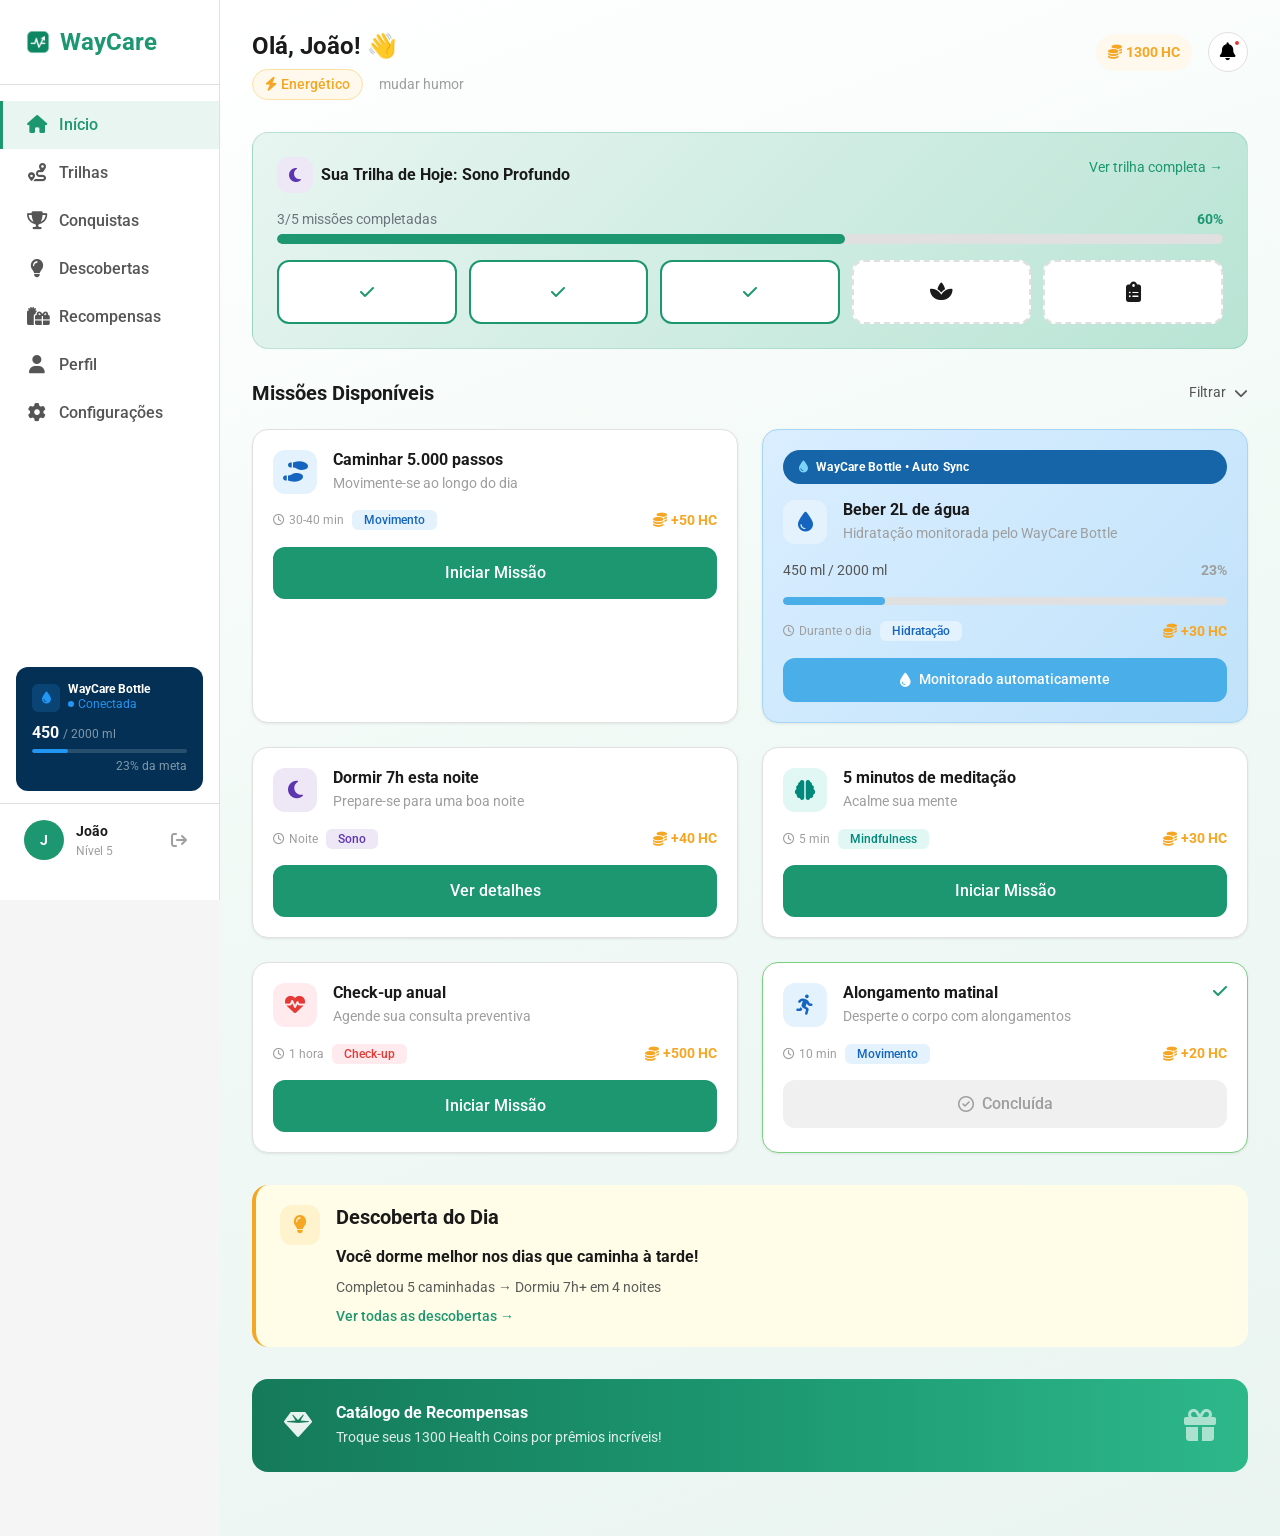
<file: pages/dashboard.html>
<!DOCTYPE html>
<html lang="pt-BR">
<head>
  <meta charset="UTF-8" />
  <meta name="viewport" content="width=device-width, initial-scale=1.0" />
  <title>WayCare — Início</title>

  <link rel="preconnect" href="https://fonts.googleapis.com" />
  <link rel="preconnect" href="https://fonts.gstatic.com" crossorigin />

  <link href="https://fonts.googleapis.com/css2?family=Roboto:wght@400;500;700&display=swap" rel="stylesheet" />

  <link href="https://cdn.jsdelivr.net/npm/bootstrap@5.3.3/dist/css/bootstrap.min.css" rel="stylesheet" />

  <!-- Font Awesome -->
  <link rel="stylesheet" href="https://cdnjs.cloudflare.com/ajax/libs/font-awesome/6.5.0/css/all.min.css" />

  <link rel="stylesheet" href="../css/global.css" />
  <link rel="stylesheet" href="../css/dashboard.css" />
</head>

<body>
  <button class="sidebar-toggle" id="sidebar-toggle" aria-label="Abrir menu">
    <i class="fa-solid fa-bars"></i>
  </button>
  <div class="app-layout">
    <aside class="sidebar" id="sidebar" role="navigation" aria-label="Menu principal">
      <div class="sidebar-logo">
        <img src="../assets/images/LogoWayCare.png" alt="WayCare" height="28"/>
        WayCare
      </div>

      <nav class="sidebar-nav">
        <a href="dashboard.html" class="nav-item active">
          <i class="fa-solid fa-house nav-icon"></i>
          Início
        </a>
        <a href="trilhas.html" class="nav-item">
          <i class="fa-solid fa-route nav-icon"></i>
          Trilhas
        </a>
        <a href="conquistas.html" class="nav-item">
          <i class="fa-solid fa-trophy nav-icon"></i>
          Conquistas
        </a>
        <a href="descobertas.html" class="nav-item">
          <i class="fa-solid fa-lightbulb nav-icon"></i>
          Descobertas
        </a>
        <a href="recompensas.html" class="nav-item">
          <i class="fa-solid fa-gifts nav-icon"></i>
          Recompensas
        </a>
        <a href="perfil.html" class="nav-item">
          <i class="fa-solid fa-user nav-icon"></i>
          Perfil
        </a>
        <a href="configuracoes.html" class="nav-item">
          <i class="fa-solid fa-gear nav-icon"></i>
          Configurações
        </a>
      </nav>

      <!-- Widget WayCare Bottle -->
      <a href="waycare-bottle.html" class="bottle-sidebar-widget">
        <div class="d-flex align-items-center gap-2 mb-2">
          <div class="bottle-widget-icon">
            <i class="fa-solid fa-droplet"></i>
          </div>
          <div class="d-flex flex-column gap-0">
            <span class="bottle-widget-title">WayCare Bottle</span>
            <span class="bottle-widget-status">
              <span class="bottle-status-dot"></span>
              Conectada
            </span>
          </div>
        </div>
        <div class="d-flex align-items-baseline gap-1 mb-1">
          <span class="bottle-widget-ml">450</span>
          <span class="bottle-widget-meta">/ 2000 ml</span>
        </div>
        <div class="progress-bar bottle-widget-bar">
          <div class="progress-fill bottle-widget-fill" style="width: 23%"></div>
        </div>
        <span class="bottle-widget-pct">23% da meta</span>
      </a>

      <div class="sidebar-user">
        <div class="avatar" aria-hidden="true">J</div>
        <div class="sidebar-user-info">
          <span class="sidebar-user-name">João</span>
          <span class="sidebar-user-level">Nível 5</span>
        </div>
        <a href="../pages/login.html" class="sidebar-logout" aria-label="Sair">
          <i class="fa-solid fa-arrow-right-from-bracket"></i>
        </a>
      </div>
    </aside>

    <main class="main-content" id="main-content">
      <header class="topbar dashboard-topbar">
        <div class="topbar-greeting">
          <h1 class="greeting-title">Olá, João! 👋</h1>
          <div class="d-flex align-items-center gap-3">
            <span class="humor-badge">
              <i class="fa-solid fa-bolt"></i>
              Energético
            </span>
            <button class="humor-change-btn">mudar humor</button>
          </div>
        </div>
        <div class="topbar-actions">
          <div class="hc-chip">
            <span class="fa-solid fa-coins"></span>
            1300 HC
          </div>
          <button class="notif-btn" aria-label="Notificações">
            <i class="fa-solid fa-bell"></i>
            <span class="notif-dot"></span>
          </button>
        </div>
      </header>

      <section id="page-content">
        <!-- Trilha de hoje -->
        <div class="trilha-card dashboard-section">
          <div class="d-flex align-items-start justify-content-between gap-3 mb-3">
            <div class="d-flex align-items-center gap-2">
              <div class="trilha-hoje-icon"><i class="fa-solid fa-moon"></i></div>
              <h2 class="trilha-card-title">Sua Trilha de Hoje: Sono Profundo</h2>
            </div>
            <a href="trilhas.html" class="trilha-link">Ver trilha completa →</a>
          </div>
          <div class="d-flex justify-content-between align-items-center mb-1">
            <span class="text-sm text-secondary">3/5 missões completadas</span>
            <span class="text-sm font-bold trilha-pct">60%</span>
          </div>
          <div class="progress-bar trilha-progress-bar mb-3">
            <div class="progress-fill" style="width: 60%"></div>
          </div>
          <div class="trilha-slots">
            <div class="trilha-slot completed" aria-label="Missão concluída">
              <i class="fa-solid fa-check"></i>
            </div>
            <div class="trilha-slot completed" aria-label="Missão concluída">
              <i class="fa-solid fa-check"></i>
            </div>
            <div class="trilha-slot completed" aria-label="Missão concluída">
              <i class="fa-solid fa-check"></i>
            </div>
            <div class="trilha-slot pending" aria-label="Missão pendente"><i class="fa-solid fa-spa"></i></div>
            <div class="trilha-slot pending" aria-label="Missão pendente"><i class="fa-solid fa-clipboard-list"></i></div>
          </div>
        </div>

        <!-- Missões disponíveis -->
        <div class="dashboard-section">
          <div class="d-flex align-items-center justify-content-between mb-4">
            <h2 class="section-title">Missões Disponíveis</h2>
            <button class="filter-btn">
              Filtrar <i class="fa-solid fa-chevron-down"></i>
            </button>
          </div>

          <div class="row g-4">
            <!-- Missão — Movimento -->
            <div class="col-12 col-md-6">
              <div class="card-mission h-100 d-flex flex-column gap-3">
                <div class="d-flex align-items-start gap-3">
                  <div class="mission-emoji mission-emoji--blue"><i class="fa-solid fa-shoe-prints"></i></div>
                  <div class="d-flex flex-column gap-1">
                    <h3 class="mission-title">Caminhar 5.000 passos</h3>
                    <p class="mission-desc">Movimente-se ao longo do dia</p>
                  </div>
                </div>
                <div class="d-flex align-items-center justify-content-between">
                  <div class="d-flex align-items-center gap-2">
                    <span class="mission-time"><i class="fa-regular fa-clock"></i> 30-40 min</span>
                    <span class="badge badge-info">Movimento</span>
                  </div>
                  <span class="mission-hc"><span class="fa-solid fa-coins"></span> +50 HC</span>
                </div>
                <button class="btn btn-primary btn-block btn-mission">Iniciar Missão</button>
              </div>
            </div>

            <!-- Missão — WayCare Bottle (Hidratação) -->
            <div class="col-12 col-md-6">
              <div class="card-mission bottle-mission h-100 d-flex flex-column gap-3">
                <span class="bottle-mission-badge">
                  <i class="fa-solid fa-droplet"></i>
                  WayCare Bottle • Auto Sync
                </span>
                <div class="d-flex align-items-start gap-3">
                  <div class="mission-emoji mission-emoji--blue"><i class="fa-solid fa-droplet"></i></div>
                  <div class="d-flex flex-column gap-1">
                    <h3 class="mission-title">Beber 2L de água</h3>
                    <p class="mission-desc">Hidratação monitorada pelo WayCare Bottle</p>
                  </div>
                </div>
                <div class="d-flex justify-content-between align-items-center">
                  <span class="bottle-mission-progress-label">450 ml / 2000 ml</span>
                  <span class="bottle-mission-progress-pct">23%</span>
                </div>
                <div class="progress-bar">
                  <div class="progress-fill bottle-progress-fill" style="width: 23%"></div>
                </div>
                <div class="d-flex align-items-center justify-content-between">
                  <div class="d-flex align-items-center gap-2">
                    <span class="mission-time"><i class="fa-regular fa-clock"></i> Durante o dia</span>
                    <span class="badge badge-info">Hidratação</span>
                  </div>
                  <span class="mission-hc"><span class="fa-solid fa-coins"></span> +30 HC</span>
                </div>
                <button class="btn-bottle-auto" disabled>
                  <i class="fa-solid fa-droplet"></i>
                  Monitorado automaticamente
                </button>
              </div>
            </div>

            <!-- Missão — Sono -->
            <div class="col-12 col-md-6">
              <div class="card-mission h-100 d-flex flex-column gap-3">
                <div class="d-flex align-items-start gap-3">
                  <div class="mission-emoji mission-emoji--purple"><i class="fa-solid fa-moon"></i></div>
                  <div class="d-flex flex-column gap-1">
                    <h3 class="mission-title">Dormir 7h esta noite</h3>
                    <p class="mission-desc">Prepare-se para uma boa noite</p>
                  </div>
                </div>
                <div class="d-flex align-items-center justify-content-between">
                  <div class="d-flex align-items-center gap-2">
                    <span class="mission-time"><i class="fa-regular fa-clock"></i> Noite</span>
                    <span class="badge badge-purple">Sono</span>
                  </div>
                  <span class="mission-hc"><span class="fa-solid fa-coins"></span> +40 HC</span>
                </div>
                <button class="btn btn-primary btn-block btn-mission">Ver detalhes</button>
              </div>
            </div>

            <!-- Missão — Mindfulness -->
            <div class="col-12 col-md-6">
              <div class="card-mission h-100 d-flex flex-column gap-3">
                <div class="d-flex align-items-start gap-3">
                  <div class="mission-emoji mission-emoji--teal"><i class="fa-solid fa-brain"></i></div>
                  <div class="d-flex flex-column gap-1">
                    <h3 class="mission-title">5 minutos de meditação</h3>
                    <p class="mission-desc">Acalme sua mente</p>
                  </div>
                </div>
                <div class="d-flex align-items-center justify-content-between">
                  <div class="d-flex align-items-center gap-2">
                    <span class="mission-time"><i class="fa-regular fa-clock"></i> 5 min</span>
                    <span class="badge badge-teal">Mindfulness</span>
                  </div>
                  <span class="mission-hc"><span class="fa-solid fa-coins"></span> +30 HC</span>
                </div>
                <button class="btn btn-primary btn-block btn-mission">Iniciar Missão</button>
              </div>
            </div>

            <!-- Missão — Check-up -->
            <div class="col-12 col-md-6">
              <div class="card-mission h-100 d-flex flex-column gap-3">
                <div class="d-flex align-items-start gap-3">
                  <div class="mission-emoji mission-emoji--red"><i class="fa-solid fa-heart-pulse"></i></div>
                  <div class="d-flex flex-column gap-1">
                    <h3 class="mission-title">Check-up anual</h3>
                    <p class="mission-desc">Agende sua consulta preventiva</p>
                  </div>
                </div>
                <div class="d-flex align-items-center justify-content-between">
                  <div class="d-flex align-items-center gap-2">
                    <span class="mission-time"><i class="fa-regular fa-clock"></i> 1 hora</span>
                    <span class="badge badge-error">Check-up</span>
                  </div>
                  <span class="mission-hc"><span class="fa-solid fa-coins"></span> +500 HC</span>
                </div>
                <button class="btn btn-primary btn-block btn-mission">Iniciar Missão</button>
              </div>
            </div>

            <!-- Missão concluída — Movimento -->
            <div class="col-12 col-md-6">
              <div class="card-mission completed h-100 d-flex flex-column gap-3">
                <div class="d-flex align-items-start gap-3">
                  <div class="mission-emoji mission-emoji--blue"><i class="fa-solid fa-person-running"></i></div>
                  <div class="d-flex flex-column gap-1">
                    <h3 class="mission-title">Alongamento matinal</h3>
                    <p class="mission-desc">Desperte o corpo com alongamentos</p>
                  </div>
                  <i class="fa-solid fa-check mission-check-icon ms-auto"></i>
                </div>
                <div class="d-flex align-items-center justify-content-between">
                  <div class="d-flex align-items-center gap-2">
                    <span class="mission-time"><i class="fa-regular fa-clock"></i> 10 min</span>
                    <span class="badge badge-info">Movimento</span>
                  </div>
                  <span class="mission-hc"><span class="fa-solid fa-coins"></span> +20 HC</span>
                </div>
                <button class="btn mission-btn-done" disabled><i class="fa-regular fa-circle-check"></i> Concluída</button>
              </div>
            </div>
          </div>
        </div>

        <!-- Descoberta do dia -->
        <div class="descoberta-card dashboard-section">
          <div class="descoberta-icon"><i class="fa-solid fa-lightbulb"></i></div>
          <div class="d-flex flex-column gap-2">
            <h3 class="font-bold">Descoberta do Dia</h3>
            <p class="mission-title">Você dorme melhor nos dias que caminha à tarde!</p>
            <span class="text-sm text-muted">Completou 5 caminhadas → Dormiu 7h+ em 4 noites</span>
            <a href="descobertas.html" class="descoberta-link">Ver todas as descobertas →</a>
          </div>
        </div>

        <!-- Banner catálogo de recompensas -->
        <a href="recompensas.html" class="recompensas-banner dashboard-section d-flex align-items-center justify-content-between">
          <div class="d-flex align-items-center gap-4">
            <i class="fa-solid fa-gem recompensas-banner-gem"></i>
            <div class="d-flex flex-column gap-1">
              <h3 class="recompensas-banner-title">Catálogo de Recompensas</h3>
              <p class="recompensas-banner-desc">Troque seus 1300 Health Coins por prêmios incríveis!</p>
            </div>
          </div>
          <i class="fa-solid fa-gift recompensas-banner-gift"></i>
        </a>
      </section>
    </main>
  </div>

  <script src="https://cdn.jsdelivr.net/npm/bootstrap@5.3.3/dist/js/bootstrap.bundle.min.js"></script>
  <script>
    document.getElementById('sidebar-toggle').addEventListener('click', () => {
      document.getElementById('sidebar').classList.toggle('open');
    });
  </script>
</body>
</html>
</file>
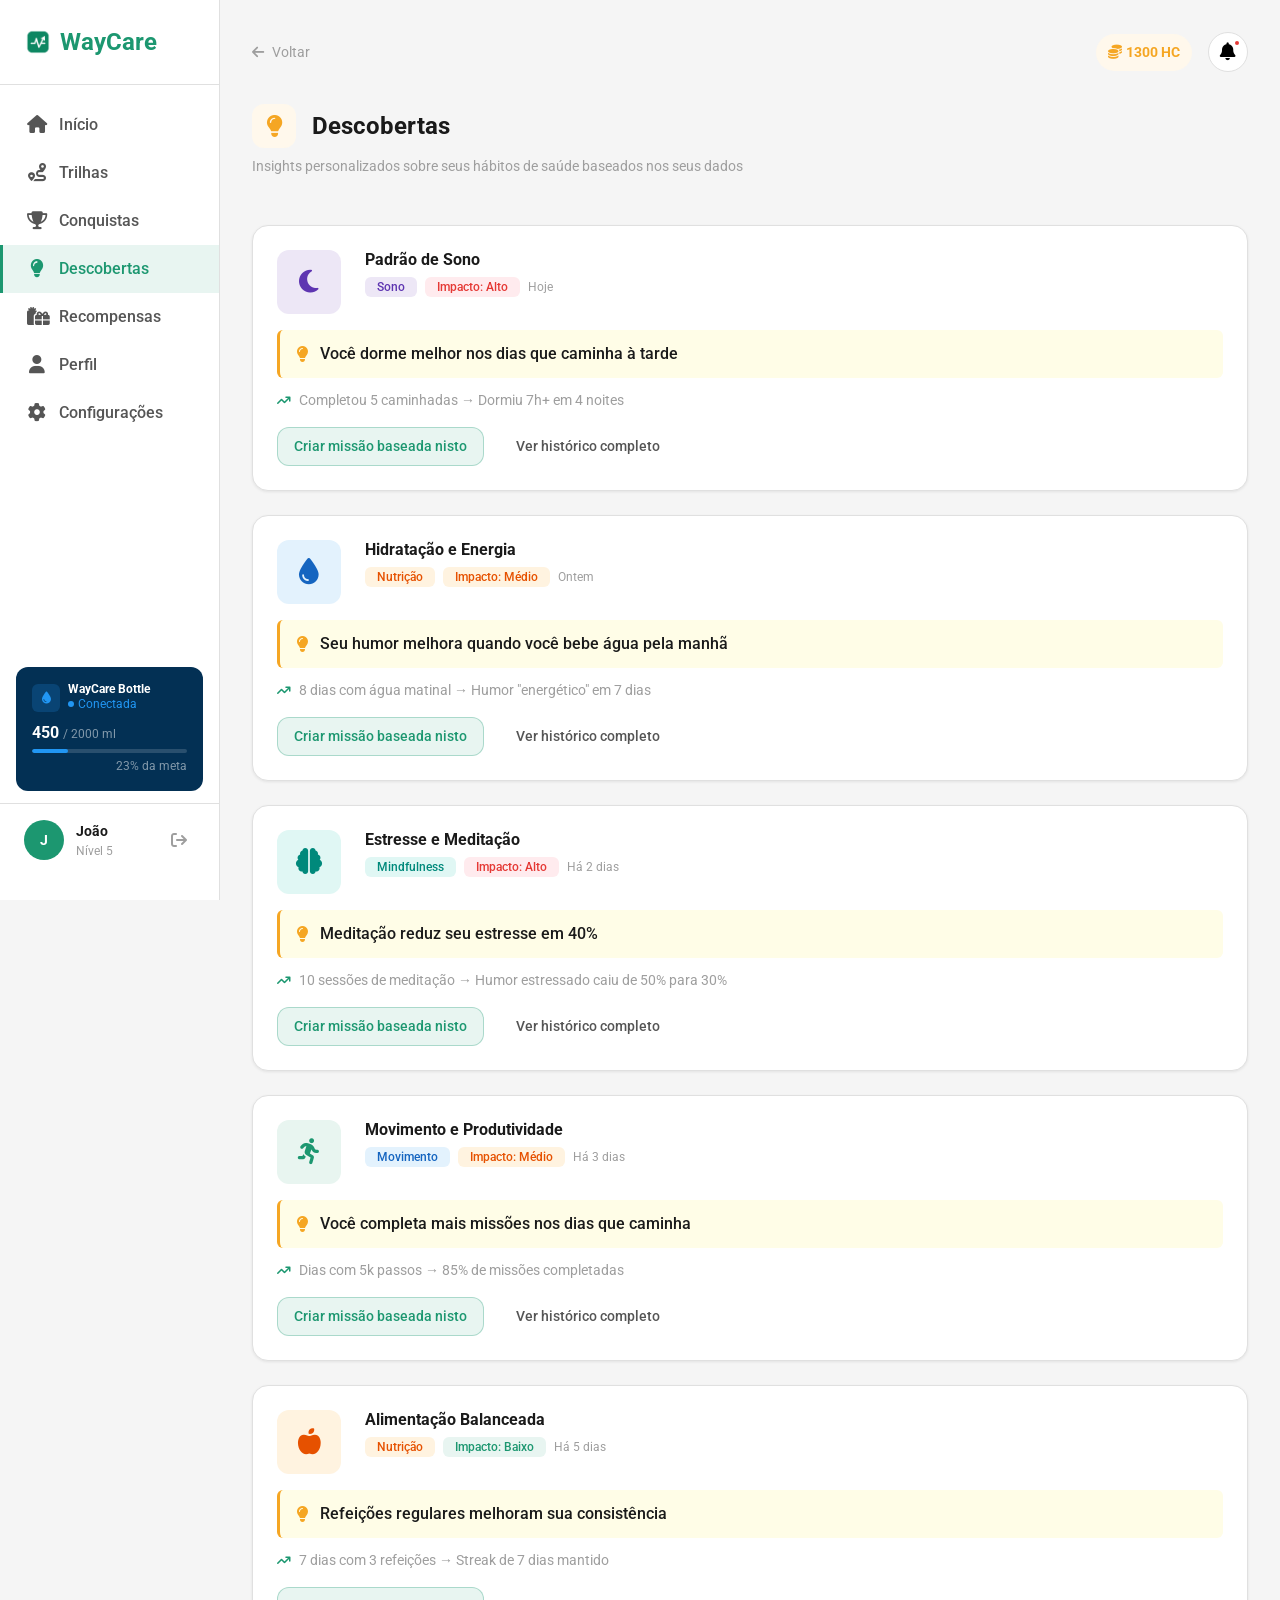
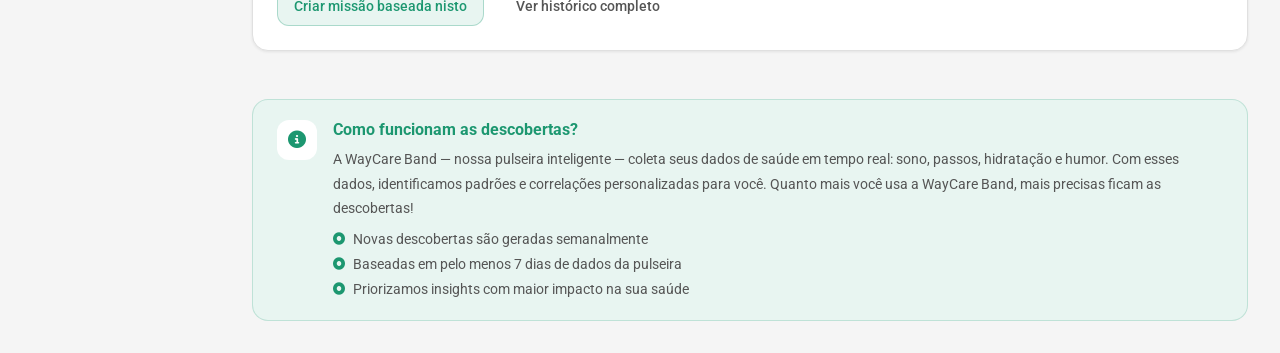
<file: pages/descobertas.html>
<!DOCTYPE html>
<html lang="pt-BR">
<head>
  <meta charset="UTF-8" />
  <meta name="viewport" content="width=device-width, initial-scale=1.0" />
  <title>WayCare — Descobertas</title>

  <link rel="preconnect" href="https://fonts.googleapis.com" />
  <link rel="preconnect" href="https://fonts.gstatic.com" crossorigin />

  <link href="https://fonts.googleapis.com/css2?family=Roboto:wght@400;500;700&display=swap" rel="stylesheet" />

  <link href="https://cdn.jsdelivr.net/npm/bootstrap@5.3.3/dist/css/bootstrap.min.css" rel="stylesheet" />

  <!-- Font Awesome -->
  <link rel="stylesheet" href="https://cdnjs.cloudflare.com/ajax/libs/font-awesome/6.5.0/css/all.min.css" />

  <link rel="stylesheet" href="../css/global.css" />
  <link rel="stylesheet" href="../css/descobertas.css" />
</head>

<body>
  <button class="sidebar-toggle" id="sidebar-toggle" aria-label="Abrir menu">
    <i class="fa-solid fa-bars"></i>
  </button>
  <div class="app-layout">
    <aside class="sidebar" id="sidebar" role="navigation" aria-label="Menu principal">
      <div class="sidebar-logo">
        <img src="../assets/images/LogoWayCare.png" alt="WayCare" height="28"/>
        WayCare
      </div>

      <nav class="sidebar-nav">
        <a href="dashboard.html" class="nav-item">
          <i class="fa-solid fa-house nav-icon"></i>
          Início
        </a>
        <a href="trilhas.html" class="nav-item">
          <i class="fa-solid fa-route nav-icon"></i>
          Trilhas
        </a>
        <a href="conquistas.html" class="nav-item">
          <i class="fa-solid fa-trophy nav-icon"></i>
          Conquistas
        </a>
        <a href="descobertas.html" class="nav-item active">
          <i class="fa-solid fa-lightbulb nav-icon"></i>
          Descobertas
        </a>
        <a href="recompensas.html" class="nav-item">
          <i class="fa-solid fa-gifts nav-icon"></i>
          Recompensas
        </a>
        <a href="perfil.html" class="nav-item">
          <i class="fa-solid fa-user nav-icon"></i>
          Perfil
        </a>
        <a href="configuracoes.html" class="nav-item">
          <i class="fa-solid fa-gear nav-icon"></i>
          Configurações
        </a>
      </nav>

      <!-- Widget WayCare Bottle -->
      <a href="waycare-bottle.html" class="bottle-sidebar-widget">
        <div class="d-flex align-items-center gap-2 mb-2">
          <div class="bottle-widget-icon">
            <i class="fa-solid fa-droplet"></i>
          </div>
          <div class="d-flex flex-column gap-0">
            <span class="bottle-widget-title">WayCare Bottle</span>
            <span class="bottle-widget-status">
              <span class="bottle-status-dot"></span>
              Conectada
            </span>
          </div>
        </div>
        <div class="d-flex align-items-baseline gap-1 mb-1">
          <span class="bottle-widget-ml">450</span>
          <span class="bottle-widget-meta">/ 2000 ml</span>
        </div>
        <div class="progress-bar bottle-widget-bar">
          <div class="progress-fill bottle-widget-fill" style="width: 23%"></div>
        </div>
        <span class="bottle-widget-pct">23% da meta</span>
      </a>

      <div class="sidebar-user">
        <div class="avatar" aria-hidden="true">J</div>
        <div class="sidebar-user-info">
          <span class="sidebar-user-name">João</span>
          <span class="sidebar-user-level">Nível 5</span>
        </div>
        <a href="../pages/login.html" class="sidebar-logout" aria-label="Sair">
          <i class="fa-solid fa-arrow-right-from-bracket"></i>
        </a>
      </div>
    </aside>

    <main class="main-content" id="main-content">
      <header class="topbar">
        <a href="dashboard.html" class="descobertas-voltar">
          <i class="fa-solid fa-arrow-left"></i>
          Voltar
        </a>
        <div class="topbar-actions">
          <div class="hc-chip">
            <span class="fa-solid fa-coins"></span>
            1300 HC
          </div>
          <button class="notif-btn" aria-label="Notificações">
            <i class="fa-solid fa-bell"></i>
            <span class="notif-dot"></span>
          </button>
        </div>
      </header>

      <section id="page-content">
        <!-- Título da página -->
        <div class="d-flex align-items-center gap-3 mb-2">
          <div class="descobertas-titulo-icon">
            <i class="fa-solid fa-lightbulb"></i>
          </div>
          <h1 class="descobertas-titulo">Descobertas</h1>
        </div>
        <p class="descobertas-subtitulo mb-5">Insights personalizados sobre seus hábitos de saúde baseados nos seus dados</p>

        <!-- Cards de descoberta -->
        <div class="d-flex flex-column gap-4">
          <!-- Descoberta — Padrão de Sono -->
          <div class="card descoberta-card">
            <div class="d-flex align-items-start gap-4 mb-3">
              <div class="descoberta-icon descoberta-icon--purple">
                <i class="fa-solid fa-moon"></i>
              </div>
              <div class="d-flex flex-column gap-2">
                <h3 class="descoberta-nome">Padrão de Sono</h3>
                <div class="d-flex align-items-center gap-2 flex-wrap">
                  <span class="badge badge-purple">Sono</span>
                  <span class="badge descoberta-badge--alto">Impacto: Alto</span>
                  <span class="descoberta-data">Hoje</span>
                </div>
              </div>
            </div>
            <div class="descoberta-insight">
              <i class="fa-solid fa-lightbulb descoberta-insight-icon"></i>
              <span>Você dorme melhor nos dias que caminha à tarde</span>
            </div>
            <p class="descoberta-dado">
              <i class="fa-solid fa-arrow-trend-up"></i>
              Completou 5 caminhadas → Dormiu 7h+ em 4 noites
            </p>
            <div class="d-flex align-items-center gap-3 flex-wrap">
              <button class="btn descoberta-btn-criar">Criar missão baseada nisto</button>
              <button class="btn descoberta-btn-historico">Ver histórico completo</button>
            </div>
          </div>

          <!-- Descoberta — Hidratação e Energia -->
          <div class="card descoberta-card">
            <div class="d-flex align-items-start gap-4 mb-3">
              <div class="descoberta-icon descoberta-icon--blue">
                <i class="fa-solid fa-droplet"></i>
              </div>
              <div class="d-flex flex-column gap-2">
                <h3 class="descoberta-nome">Hidratação e Energia</h3>
                <div class="d-flex align-items-center gap-2 flex-wrap">
                  <span class="badge badge-warning">Nutrição</span>
                  <span class="badge descoberta-badge--medio">Impacto: Médio</span>
                  <span class="descoberta-data">Ontem</span>
                </div>
              </div>
            </div>
            <div class="descoberta-insight">
              <i class="fa-solid fa-lightbulb descoberta-insight-icon"></i>
              <span>Seu humor melhora quando você bebe água pela manhã</span>
            </div>
            <p class="descoberta-dado">
              <i class="fa-solid fa-arrow-trend-up"></i>
              8 dias com água matinal → Humor "energético" em 7 dias
            </p>
            <div class="d-flex align-items-center gap-3 flex-wrap">
              <button class="btn descoberta-btn-criar">Criar missão baseada nisto</button>
              <button class="btn descoberta-btn-historico">Ver histórico completo</button>
            </div>
          </div>

          <!-- Descoberta — Estresse e Meditação -->
          <div class="card descoberta-card">
            <div class="d-flex align-items-start gap-4 mb-3">
              <div class="descoberta-icon descoberta-icon--teal">
                <i class="fa-solid fa-brain"></i>
              </div>
              <div class="d-flex flex-column gap-2">
                <h3 class="descoberta-nome">Estresse e Meditação</h3>
                <div class="d-flex align-items-center gap-2 flex-wrap">
                  <span class="badge badge-teal">Mindfulness</span>
                  <span class="badge descoberta-badge--alto">Impacto: Alto</span>
                  <span class="descoberta-data">Há 2 dias</span>
                </div>
              </div>
            </div>
            <div class="descoberta-insight">
              <i class="fa-solid fa-lightbulb descoberta-insight-icon"></i>
              <span>Meditação reduz seu estresse em 40%</span>
            </div>
            <p class="descoberta-dado">
              <i class="fa-solid fa-arrow-trend-up"></i>
              10 sessões de meditação → Humor estressado caiu de 50% para 30%
            </p>
            <div class="d-flex align-items-center gap-3 flex-wrap">
              <button class="btn descoberta-btn-criar">Criar missão baseada nisto</button>
              <button class="btn descoberta-btn-historico">Ver histórico completo</button>
            </div>
          </div>

          <!-- Descoberta — Movimento e Produtividade -->
          <div class="card descoberta-card">
            <div class="d-flex align-items-start gap-4 mb-3">
              <div class="descoberta-icon descoberta-icon--green">
                <i class="fa-solid fa-person-running"></i>
              </div>
              <div class="d-flex flex-column gap-2">
                <h3 class="descoberta-nome">Movimento e Produtividade</h3>
                <div class="d-flex align-items-center gap-2 flex-wrap">
                  <span class="badge badge-info">Movimento</span>
                  <span class="badge descoberta-badge--medio">Impacto: Médio</span>
                  <span class="descoberta-data">Há 3 dias</span>
                </div>
              </div>
            </div>
            <div class="descoberta-insight">
              <i class="fa-solid fa-lightbulb descoberta-insight-icon"></i>
              <span>Você completa mais missões nos dias que caminha</span>
            </div>
            <p class="descoberta-dado">
              <i class="fa-solid fa-arrow-trend-up"></i>
              Dias com 5k passos → 85% de missões completadas
            </p>
            <div class="d-flex align-items-center gap-3 flex-wrap">
              <button class="btn descoberta-btn-criar">Criar missão baseada nisto</button>
              <button class="btn descoberta-btn-historico">Ver histórico completo</button>
            </div>
          </div>

          <!-- Descoberta — Alimentação Balanceada -->
          <div class="card descoberta-card">
            <div class="d-flex align-items-start gap-4 mb-3">
              <div class="descoberta-icon descoberta-icon--orange">
                <i class="fa-solid fa-apple-whole"></i>
              </div>
              <div class="d-flex flex-column gap-2">
                <h3 class="descoberta-nome">Alimentação Balanceada</h3>
                <div class="d-flex align-items-center gap-2 flex-wrap">
                  <span class="badge badge-warning">Nutrição</span>
                  <span class="badge descoberta-badge--baixo">Impacto: Baixo</span>
                  <span class="descoberta-data">Há 5 dias</span>
                </div>
              </div>
            </div>
            <div class="descoberta-insight">
              <i class="fa-solid fa-lightbulb descoberta-insight-icon"></i>
              <span>Refeições regulares melhoram sua consistência</span>
            </div>
            <p class="descoberta-dado">
              <i class="fa-solid fa-arrow-trend-up"></i>
              7 dias com 3 refeições → Streak de 7 dias mantido
            </p>
            <div class="d-flex align-items-center gap-3 flex-wrap">
              <button class="btn descoberta-btn-criar">Criar missão baseada nisto</button>
              <button class="btn descoberta-btn-historico">Ver histórico completo</button>
            </div>
          </div>
        </div>

        <!-- Card informativo — WayCare Band -->
        <div class="descobertas-info mt-5">
          <div class="descobertas-info-icon">
            <i class="fa-solid fa-circle-info"></i>
          </div>
          <div class="d-flex flex-column gap-2">
            <h4 class="descobertas-info-titulo">Como funcionam as descobertas?</h4>
            <p class="descobertas-info-desc">
              A WayCare Band — nossa pulseira inteligente — coleta seus dados de saúde em tempo real:
              sono, passos, hidratação e humor. Com esses dados, identificamos padrões e correlações
              personalizadas para você. Quanto mais você usa a WayCare Band, mais precisas ficam as descobertas!
            </p>
            <ul class="descobertas-info-lista">
              <li><i class="fa-solid fa-circle-dot"></i> Novas descobertas são geradas semanalmente</li>
              <li><i class="fa-solid fa-circle-dot"></i> Baseadas em pelo menos 7 dias de dados da pulseira</li>
              <li><i class="fa-solid fa-circle-dot"></i> Priorizamos insights com maior impacto na sua saúde</li>
            </ul>
          </div>
        </div>
      </section>
    </main>
  </div>

  <script src="https://cdn.jsdelivr.net/npm/bootstrap@5.3.3/dist/js/bootstrap.bundle.min.js"></script>
  <script>
    document.getElementById('sidebar-toggle').addEventListener('click', () => {
      document.getElementById('sidebar').classList.toggle('open');
    });
  </script>
</body>
</html>
</file>
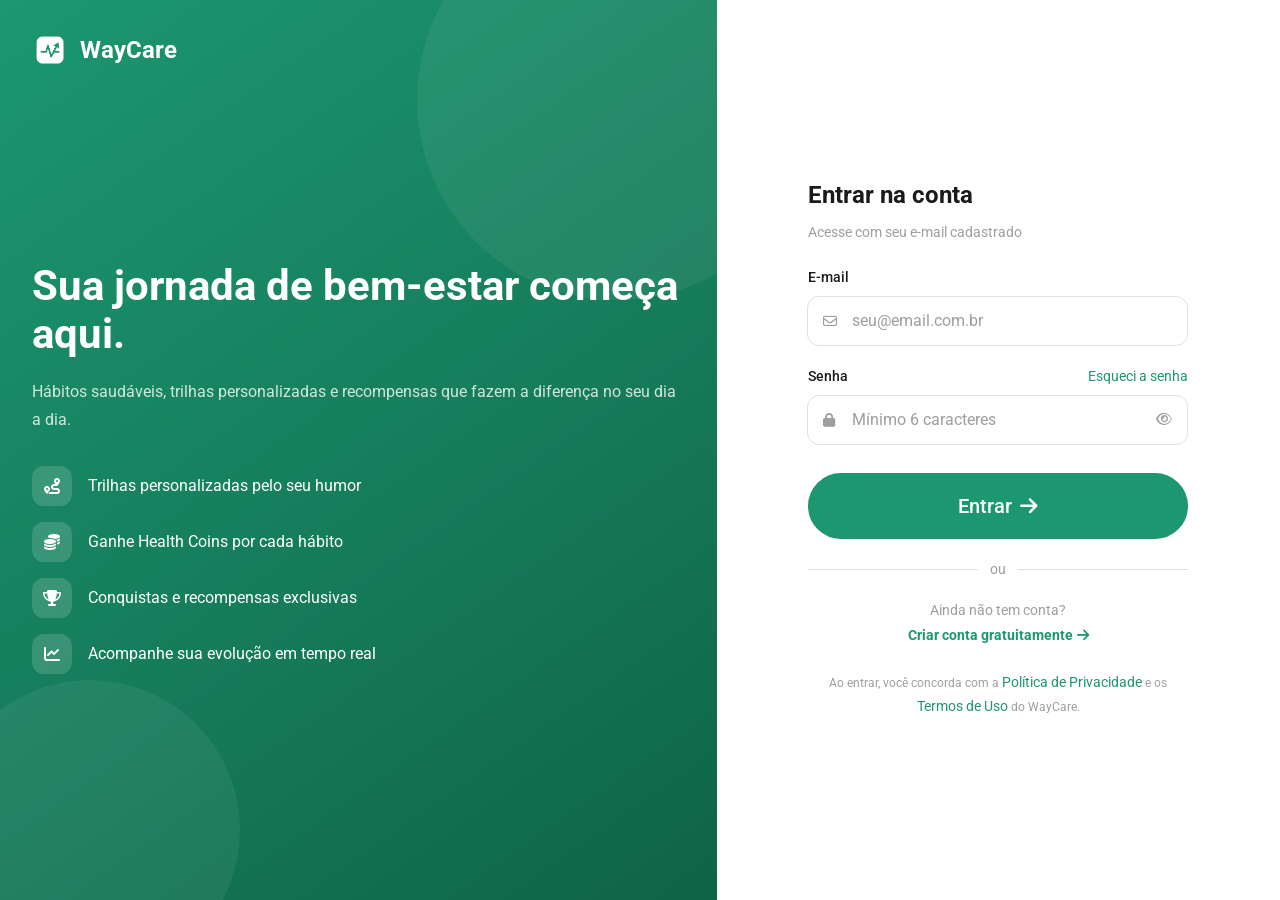
<file: pages/login.html>
<!DOCTYPE html>
<html lang="pt-BR">
<head>
    <meta charset="UTF-8" />
    <meta name="viewport" content="width=device-width, initial-scale=1.0" />
    <title>WayCare — Entrar</title>

    <link rel="preconnect" href="https://fonts.googleapis.com" />
    <link rel="preconnect" href="https://fonts.gstatic.com" crossorigin />
    <link href="https://fonts.googleapis.com/css2?family=Roboto:wght@400;500;700&display=swap" rel="stylesheet" />

    <link href="https://cdn.jsdelivr.net/npm/bootstrap@5.3.3/dist/css/bootstrap.min.css" rel="stylesheet" />
    <link rel="stylesheet" href="https://cdnjs.cloudflare.com/ajax/libs/font-awesome/6.5.0/css/all.min.css" />

    <link rel="stylesheet" href="../css/global.css" />
    <link rel="stylesheet" href="../css/auth.css" />
</head>
<body class="auth-body">
    <div class="auth-layout">
        <!-- PAINEL ESQUERDO -->
        <aside class="auth-hero">
            <!-- Logo -->
            <div class="auth-hero-logo">
                <img src="../assets/images/LogoWayCare.png" alt="WayCare" height="36" />
                <span class="auth-logo-name">WayCare</span>
            </div>
            <!-- Conteúdo área verde -->
            <div class="auth-hero-content">
                <h1 class="auth-hero-title">
                    Sua jornada de bem-estar começa aqui.
                </h1>
                <p class="auth-hero-subtitle">
                    Hábitos saudáveis, trilhas personalizadas e recompensas que fazem a diferença no seu dia a dia.
                </p>

                <ul class="auth-hero-features">
                    <li>
                        <div class="auth-feature-icon">
                            <i class="fa-solid fa-route"></i>
                        </div>
                        <span>Trilhas personalizadas pelo seu humor</span>
                    </li>
                    <li>
                        <div class="auth-feature-icon">
                            <i class="fa-solid fa-coins"></i>
                        </div>
                        <span>Ganhe Health Coins por cada hábito</span>
                    </li>
                    <li>
                        <div class="auth-feature-icon">
                            <i class="fa-solid fa-trophy"></i>
                        </div>
                        <span>Conquistas e recompensas exclusivas</span>
                    </li>
                    <li>
                        <div class="auth-feature-icon">
                            <i class="fa-solid fa-chart-line"></i>
                        </div>
                        <span>Acompanhe sua evolução em tempo real</span>
                    </li>
                </ul>
            </div>
            <!-- Círculos decorativos de fundo -->
            <div class="auth-hero-circle auth-hero-circle--1"></div>
            <div class="auth-hero-circle auth-hero-circle--2"></div>
        </aside>

        <!-- FORMULÁRIO -->
        <main class="auth-form-panel">
            <div class="auth-form-wrapper">
                <div class="auth-form-header">
                    <h2 class="auth-form-title">Entrar na conta</h2>
                    <p class="auth-form-subtitle">Acesse com seu e-mail cadastrado</p>
                </div>
                <form class="auth-form" novalidate>
                    <!-- E-mail -->
                    <div class="input-group">
                        <label class="input-label" for="login-email">E-mail</label>
                        <div class="input-icon-wrapper">
                            <i class="fa-regular fa-envelope input-icon"></i>
                            <input type="email" id="login-email" class="input-field input-with-icon"
                                placeholder="seu@email.com.br" autocomplete="email" required />
                        </div>
                    </div>
                    <!-- Senha -->
                    <div class="input-group">
                        <div class="input-label-row">
                            <label class="input-label" for="login-senha">Senha</label>
                            <a href="#" class="auth-link text-sm">Esqueci a senha</a>
                        </div>
                        <div class="input-icon-wrapper">
                            <i class="fa-solid fa-lock input-icon"></i>
                            <input type="password" id="login-senha"
                                class="input-field input-with-icon input-with-icon-right"
                                placeholder="Mínimo 6 caracteres" autocomplete="current-password" required />
                            <button type="button" class="input-toggle-password" aria-label="Mostrar senha">
                                <i class="fa-regular fa-eye"></i>
                            </button>
                        </div>
                    </div>
                    <!-- Botão entrar -->
                    <button type="submit" class="btn btn-primary btn-block btn-lg auth-submit-btn">
                        Entrar
                        <i class="fa-solid fa-arrow-right"></i>
                    </button>
                    <!-- Divisor -->
                    <div class="auth-divider">
                        <span>ou</span>
                    </div>
                    <!-- Link cadastro -->
                    <div class="auth-footer-text">
                        <p>Ainda não tem conta?</p>
                        <a href="cadastro.html" class="auth-link auth-link-bold">
                            Criar conta gratuitamente
                            <i class="fa-solid fa-arrow-right"></i>
                        </a>
                    </div>
                </form>
                <!-- Termos -->
                <p class="auth-terms">
                    Ao entrar, você concorda com a
                    <a href="#" class="auth-link">Política de Privacidade</a>
                    e os
                    <a href="#" class="auth-link">Termos de Uso</a>
                    do WayCare.
                </p>
            </div>
        </main>
    </div>

    <script src="https://cdn.jsdelivr.net/npm/bootstrap@5.3.3/dist/js/bootstrap.bundle.min.js"></script>
    <script src="../js/login.js"></script>
</body>
</html>
</file>
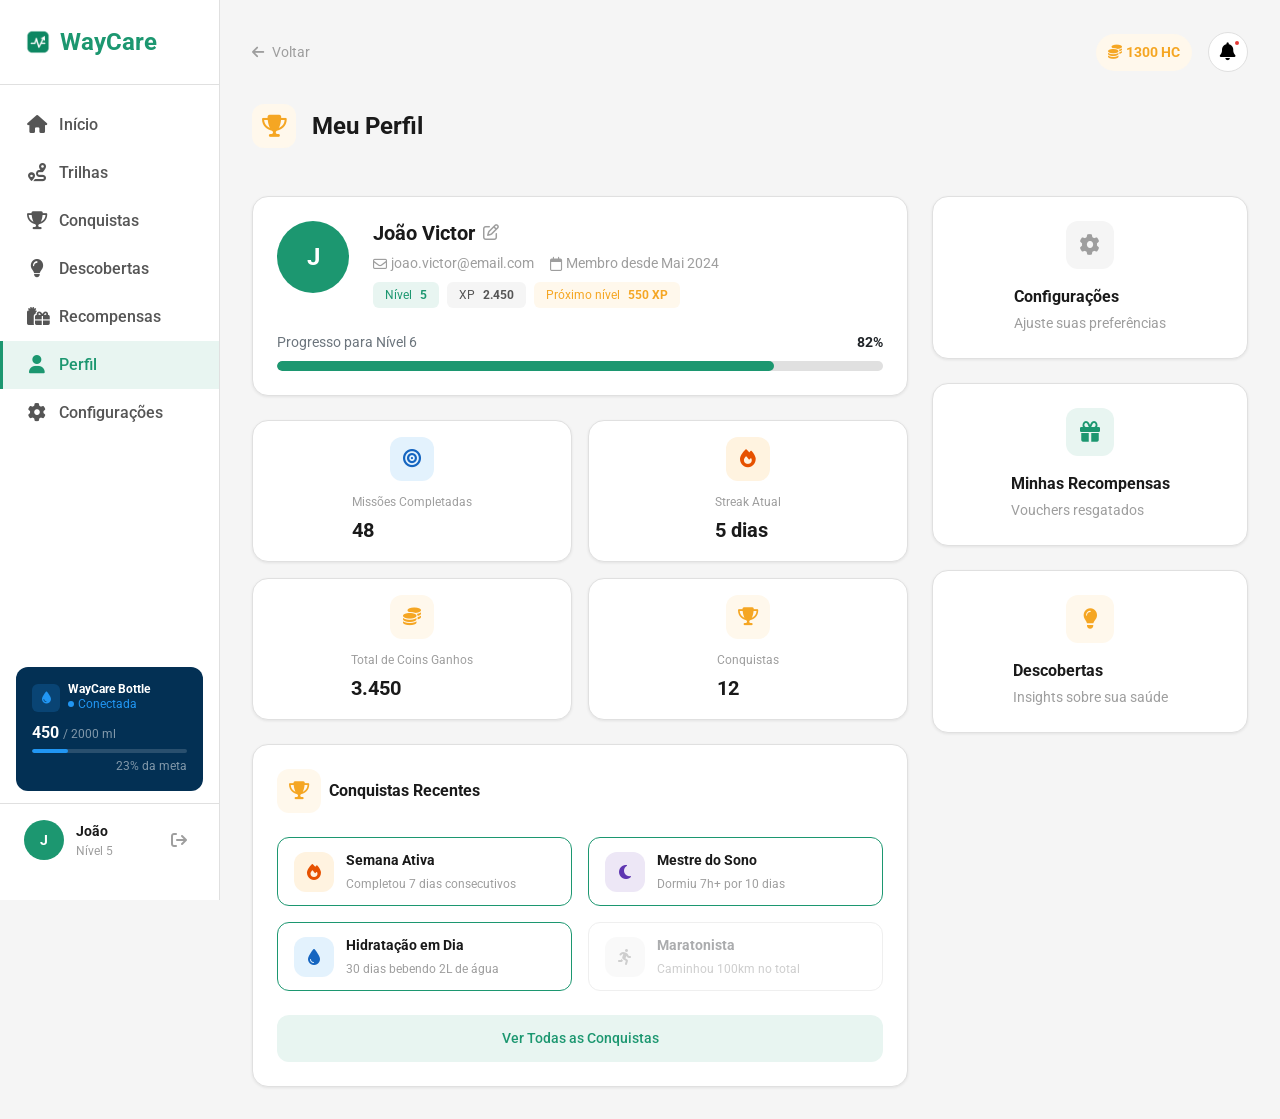
<file: pages/perfil.html>
<!DOCTYPE html>
<html lang="pt-BR">
<head>
  <meta charset="UTF-8" />
  <meta name="viewport" content="width=device-width, initial-scale=1.0" />
  <title>WayCare — Meu Perfil</title>

  <link rel="preconnect" href="https://fonts.googleapis.com" />
  <link rel="preconnect" href="https://fonts.gstatic.com" crossorigin />

  <link href="https://fonts.googleapis.com/css2?family=Roboto:wght@400;500;700&display=swap" rel="stylesheet" />

  <link href="https://cdn.jsdelivr.net/npm/bootstrap@5.3.3/dist/css/bootstrap.min.css" rel="stylesheet" />

  <!-- Font Awesome -->
  <link rel="stylesheet" href="https://cdnjs.cloudflare.com/ajax/libs/font-awesome/6.5.0/css/all.min.css" />

  <link rel="stylesheet" href="../css/global.css" />
  <link rel="stylesheet" href="../css/perfil.css" />
</head>

<body>
  <button class="sidebar-toggle" id="sidebar-toggle" aria-label="Abrir menu">
    <i class="fa-solid fa-bars"></i>
  </button>
  <div class="app-layout">
    <aside class="sidebar" id="sidebar" role="navigation" aria-label="Menu principal">
      <div class="sidebar-logo">
        <img src="../assets/images/LogoWayCare.png" alt="WayCare" height="28"/>
        WayCare
      </div>

      <nav class="sidebar-nav">
        <a href="dashboard.html" class="nav-item">
          <i class="fa-solid fa-house nav-icon"></i>
          Início
        </a>
        <a href="trilhas.html" class="nav-item">
          <i class="fa-solid fa-route nav-icon"></i>
          Trilhas
        </a>
        <a href="conquistas.html" class="nav-item">
          <i class="fa-solid fa-trophy nav-icon"></i>
          Conquistas
        </a>
        <a href="descobertas.html" class="nav-item">
          <i class="fa-solid fa-lightbulb nav-icon"></i>
          Descobertas
        </a>
        <a href="recompensas.html" class="nav-item">
          <i class="fa-solid fa-gifts nav-icon"></i>
          Recompensas
        </a>
        <a href="perfil.html" class="nav-item active">
          <i class="fa-solid fa-user nav-icon"></i>
          Perfil
        </a>
        <a href="configuracoes.html" class="nav-item">
          <i class="fa-solid fa-gear nav-icon"></i>
          Configurações
        </a>
      </nav>

      <!-- Widget WayCare Bottle -->
      <a href="waycare-bottle.html" class="bottle-sidebar-widget">
        <div class="d-flex align-items-center gap-2 mb-2">
          <div class="bottle-widget-icon">
            <i class="fa-solid fa-droplet"></i>
          </div>
          <div class="d-flex flex-column gap-0">
            <span class="bottle-widget-title">WayCare Bottle</span>
            <span class="bottle-widget-status">
              <span class="bottle-status-dot"></span>
              Conectada
            </span>
          </div>
        </div>
        <div class="d-flex align-items-baseline gap-1 mb-1">
          <span class="bottle-widget-ml">450</span>
          <span class="bottle-widget-meta">/ 2000 ml</span>
        </div>
        <div class="progress-bar bottle-widget-bar">
          <div class="progress-fill bottle-widget-fill" style="width: 23%"></div>
        </div>
        <span class="bottle-widget-pct">23% da meta</span>
      </a>

      <div class="sidebar-user">
        <div class="avatar" aria-hidden="true">J</div>
        <div class="sidebar-user-info">
          <span class="sidebar-user-name">João</span>
          <span class="sidebar-user-level">Nível 5</span>
        </div>
        <a href="../pages/login.html" class="sidebar-logout" aria-label="Sair">
          <i class="fa-solid fa-arrow-right-from-bracket"></i>
        </a>
      </div>
    </aside>

    <main class="main-content" id="main-content">
      <header class="topbar">
        <a href="dashboard.html" class="perfil-voltar">
          <i class="fa-solid fa-arrow-left"></i>
          Voltar
        </a>
        <div class="topbar-actions">
          <div class="hc-chip">
            <span class="fa-solid fa-coins"></span>
            1300 HC
          </div>
          <button class="notif-btn" aria-label="Notificações">
            <i class="fa-solid fa-bell"></i>
            <span class="notif-dot"></span>
          </button>
        </div>
      </header>

      <section id="page-content">
        <!-- Título da página -->
        <div class="d-flex align-items-center gap-3 mb-5">
          <div class="perfil-titulo-icon">
            <i class="fa-solid fa-trophy"></i>
          </div>
          <h1 class="perfil-titulo">Meu Perfil</h1>
        </div>

        <div class="row g-4">
          <!-- Coluna esquerda -->
          <div class="col-12 col-lg-8 d-flex flex-column gap-4">

            <!-- Card principal do perfil -->
            <div class="card perfil-card-principal">
              <div class="d-flex align-items-start gap-4 mb-4">
                <div class="avatar avatar-lg perfil-avatar">J</div>
                <div class="d-flex flex-column gap-2 flex-grow-1">
                  <div class="d-flex align-items-center gap-2">
                    <h2 class="perfil-nome">João Victor</h2>
                    <button class="perfil-edit-btn" aria-label="Editar perfil">
                      <i class="fa-regular fa-pen-to-square"></i>
                    </button>
                  </div>
                  <div class="d-flex align-items-center gap-3 flex-wrap">
                    <span class="perfil-meta">
                      <i class="fa-regular fa-envelope"></i>
                      joao.victor@email.com
                    </span>
                    <span class="perfil-meta">
                      <i class="fa-regular fa-calendar"></i>
                      Membro desde Mai 2024
                    </span>
                  </div>
                  <div class="d-flex align-items-center gap-2 flex-wrap">
                    <span class="perfil-stat-chip perfil-stat-chip--green">
                      Nível<strong>5</strong>
                    </span>
                    <span class="perfil-stat-chip perfil-stat-chip--gray">
                      XP<strong>2.450</strong>
                    </span>
                    <span class="perfil-stat-chip perfil-stat-chip--hc">
                      Próximo nível<strong>550 XP</strong>
                    </span>
                  </div>
                </div>
              </div>
              <div class="d-flex justify-content-between align-items-center mb-2">
                <span class="text-sm text-secondary">Progresso para Nível 6</span>
                <span class="text-sm font-bold trilha-pct">82%</span>
              </div>
              <div class="progress-bar perfil-progress-bar">
                <div class="progress-fill" style="width: 82%"></div>
              </div>
            </div>

            <!-- Grid de estatísticas -->
            <div class="row g-3">
              <div class="col-6">
                <div class="card perfil-stat-card">
                  <div class="perfil-stat-icon perfil-stat-icon--blue">
                    <i class="fa-solid fa-bullseye"></i>
                  </div>
                  <div class="d-flex flex-column gap-1">
                    <span class="perfil-stat-label">Missões Completadas</span>
                    <span class="perfil-stat-valor">48</span>
                  </div>
                </div>
              </div>
              <div class="col-6">
                <div class="card perfil-stat-card">
                  <div class="perfil-stat-icon perfil-stat-icon--orange">
                    <i class="fa-solid fa-fire"></i>
                  </div>
                  <div class="d-flex flex-column gap-1">
                    <span class="perfil-stat-label">Streak Atual</span>
                    <span class="perfil-stat-valor">5 dias</span>
                  </div>
                </div>
              </div>
              <div class="col-6">
                <div class="card perfil-stat-card">
                  <div class="perfil-stat-icon perfil-stat-icon--hc">
                    <i class="fa-solid fa-coins"></i>
                  </div>
                  <div class="d-flex flex-column gap-1">
                    <span class="perfil-stat-label">Total de Coins Ganhos</span>
                    <span class="perfil-stat-valor">3.450</span>
                  </div>
                </div>
              </div>
              <div class="col-6">
                <div class="card perfil-stat-card">
                  <div class="perfil-stat-icon perfil-stat-icon--trophy">
                    <i class="fa-solid fa-trophy"></i>
                  </div>
                  <div class="d-flex flex-column gap-1">
                    <span class="perfil-stat-label">Conquistas</span>
                    <span class="perfil-stat-valor">12</span>
                  </div>
                </div>
              </div>
            </div>

            <!-- Conquistas recentes -->
            <div class="card">
              <div class="d-flex align-items-center gap-2 mb-4">
                <div class="perfil-stat-icon perfil-stat-icon--trophy">
                  <i class="fa-solid fa-trophy"></i>
                </div>
                <h3 class="perfil-secao-titulo">Conquistas Recentes</h3>
              </div>

              <div class="row g-3 mb-4">
                <!-- Semana Ativa — desbloqueada -->
                <div class="col-6">
                  <div class="perfil-conquista-item perfil-conquista-item--done">
                    <div class="perfil-conquista-icon perfil-conquista-icon--orange">
                      <i class="fa-solid fa-fire"></i>
                    </div>
                    <div class="d-flex flex-column gap-1">
                      <span class="perfil-conquista-nome">Semana Ativa</span>
                      <span class="perfil-conquista-desc">Completou 7 dias consecutivos</span>
                    </div>
                  </div>
                </div>

                <!-- Mestre do Sono — desbloqueada -->
                <div class="col-6">
                  <div class="perfil-conquista-item perfil-conquista-item--done">
                    <div class="perfil-conquista-icon perfil-conquista-icon--purple">
                      <i class="fa-solid fa-moon"></i>
                    </div>
                    <div class="d-flex flex-column gap-1">
                      <span class="perfil-conquista-nome">Mestre do Sono</span>
                      <span class="perfil-conquista-desc">Dormiu 7h+ por 10 dias</span>
                    </div>
                  </div>
                </div>

                <!-- Hidratação em Dia — desbloqueada -->
                <div class="col-6">
                  <div class="perfil-conquista-item perfil-conquista-item--done">
                    <div class="perfil-conquista-icon perfil-conquista-icon--blue">
                      <i class="fa-solid fa-droplet"></i>
                    </div>
                    <div class="d-flex flex-column gap-1">
                      <span class="perfil-conquista-nome">Hidratação em Dia</span>
                      <span class="perfil-conquista-desc">30 dias bebendo 2L de água</span>
                    </div>
                  </div>
                </div>

                <!-- Maratonista — bloqueada -->
                <div class="col-6">
                  <div class="perfil-conquista-item">
                    <div class="perfil-conquista-icon perfil-conquista-icon--locked">
                      <i class="fa-solid fa-person-running"></i>
                    </div>
                    <div class="d-flex flex-column gap-1">
                      <span class="perfil-conquista-nome text-muted">Maratonista</span>
                      <span class="perfil-conquista-desc">Caminhou 100km no total</span>
                    </div>
                  </div>
                </div>
              </div>

              <a href="conquistas.html" class="btn perfil-btn-conquistas">
                Ver Todas as Conquistas
              </a>
            </div>
          </div>

          <!-- Coluna direita — atalhos -->
          <div class="col-12 col-lg-4 d-flex flex-column gap-4">
            <!-- Configurações -->
            <a href="configuracoes.html" class="card perfil-atalho">
              <div class="perfil-atalho-icon perfil-atalho-icon--gray">
                <i class="fa-solid fa-gear"></i>
              </div>
              <div class="d-flex flex-column gap-1">
                <span class="perfil-atalho-titulo">Configurações</span>
                <span class="perfil-atalho-desc">Ajuste suas preferências</span>
              </div>
            </a>

            <!-- Minhas Recompensas -->
            <a href="recompensas.html" class="card perfil-atalho">
              <div class="perfil-atalho-icon perfil-atalho-icon--green">
                <i class="fa-solid fa-gift"></i>
              </div>
              <div class="d-flex flex-column gap-1">
                <span class="perfil-atalho-titulo">Minhas Recompensas</span>
                <span class="perfil-atalho-desc">Vouchers resgatados</span>
              </div>
            </a>

            <!-- Descobertas -->
            <a href="descobertas.html" class="card perfil-atalho">
              <div class="perfil-atalho-icon perfil-atalho-icon--yellow">
                <i class="fa-solid fa-lightbulb"></i>
              </div>
              <div class="d-flex flex-column gap-1">
                <span class="perfil-atalho-titulo">Descobertas</span>
                <span class="perfil-atalho-desc">Insights sobre sua saúde</span>
              </div>
            </a>
          </div>
        </div>
      </section>
    </main>
  </div>

  <script src="https://cdn.jsdelivr.net/npm/bootstrap@5.3.3/dist/js/bootstrap.bundle.min.js"></script>
  <script>
    document.getElementById('sidebar-toggle').addEventListener('click', () => {
      document.getElementById('sidebar').classList.toggle('open');
    });
  </script>
</body>
</html>
</file>
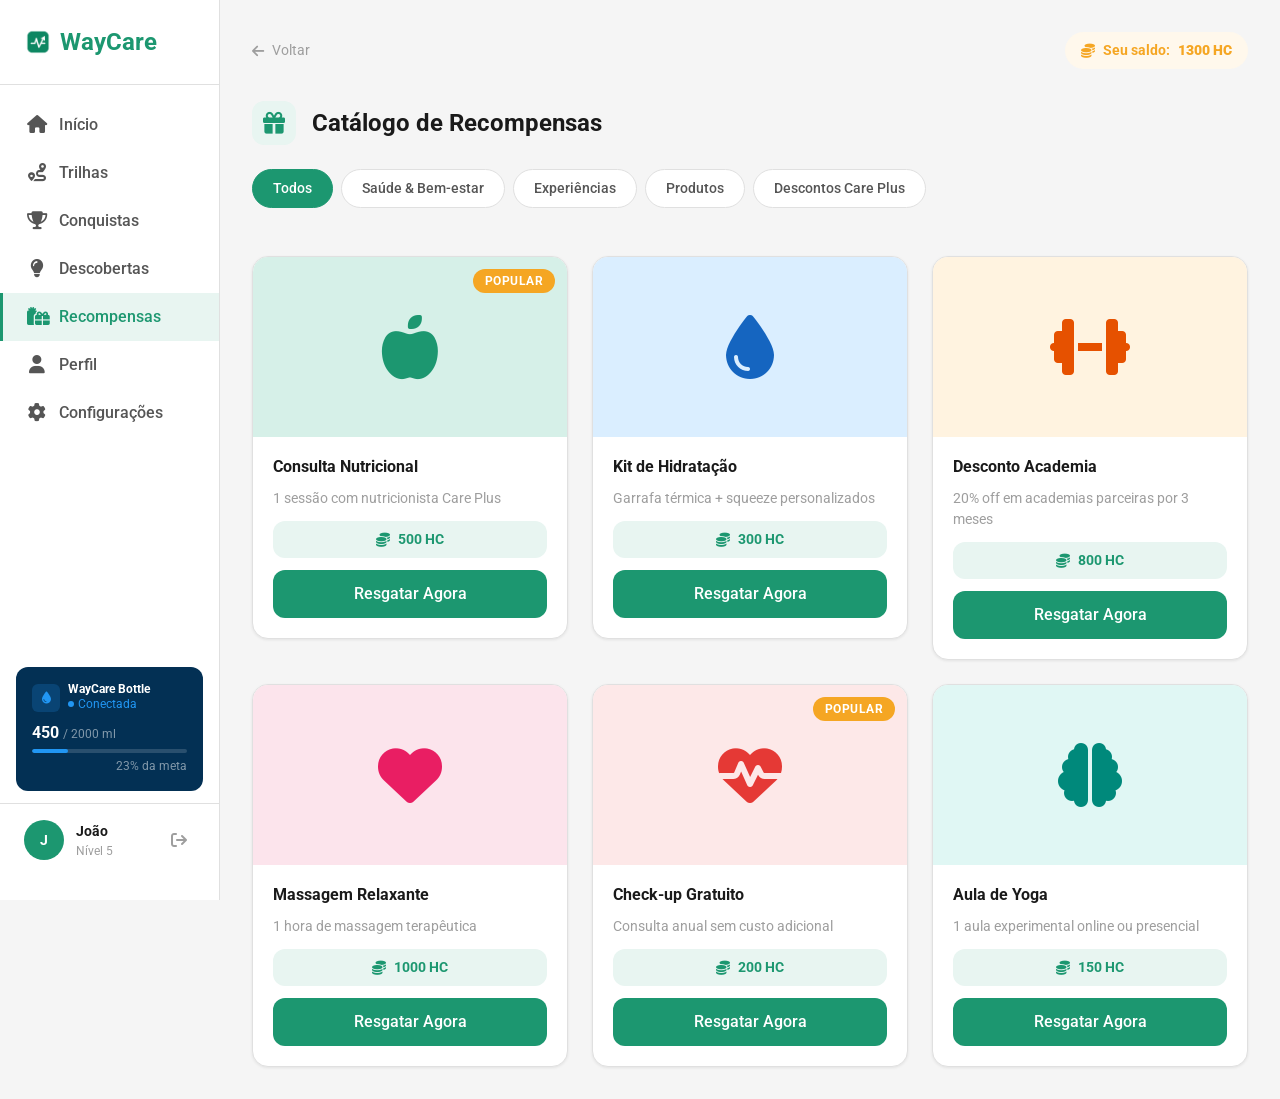
<file: pages/recompensas.html>
<!DOCTYPE html>
<html lang="pt-BR">
<head>
  <meta charset="UTF-8" />
  <meta name="viewport" content="width=device-width, initial-scale=1.0" />
  <title>WayCare — Recompensas</title>

  <link rel="preconnect" href="https://fonts.googleapis.com" />
  <link rel="preconnect" href="https://fonts.gstatic.com" crossorigin />

  <link href="https://fonts.googleapis.com/css2?family=Roboto:wght@400;500;700&display=swap" rel="stylesheet" />

  <link href="https://cdn.jsdelivr.net/npm/bootstrap@5.3.3/dist/css/bootstrap.min.css" rel="stylesheet" />

  <!-- Font Awesome -->
  <link rel="stylesheet" href="https://cdnjs.cloudflare.com/ajax/libs/font-awesome/6.5.0/css/all.min.css" />

  <link rel="stylesheet" href="../css/global.css" />
  <link rel="stylesheet" href="../css/recompensas.css" />
</head>

<body>
  <button class="sidebar-toggle" id="sidebar-toggle" aria-label="Abrir menu">
    <i class="fa-solid fa-bars"></i>
  </button>
  <div class="app-layout">
    <aside class="sidebar" id="sidebar" role="navigation" aria-label="Menu principal">
      <div class="sidebar-logo">
        <img src="../assets/images/LogoWayCare.png" alt="WayCare" height="28"/>
        WayCare
      </div>

      <nav class="sidebar-nav">
        <a href="dashboard.html" class="nav-item">
          <i class="fa-solid fa-house nav-icon"></i>
          Início
        </a>
        <a href="trilhas.html" class="nav-item">
          <i class="fa-solid fa-route nav-icon"></i>
          Trilhas
        </a>
        <a href="conquistas.html" class="nav-item">
          <i class="fa-solid fa-trophy nav-icon"></i>
          Conquistas
        </a>
        <a href="descobertas.html" class="nav-item">
          <i class="fa-solid fa-lightbulb nav-icon"></i>
          Descobertas
        </a>
        <a href="recompensas.html" class="nav-item active">
          <i class="fa-solid fa-gifts nav-icon"></i>
          Recompensas
        </a>
        <a href="perfil.html" class="nav-item">
          <i class="fa-solid fa-user nav-icon"></i>
          Perfil
        </a>
        <a href="configuracoes.html" class="nav-item">
          <i class="fa-solid fa-gear nav-icon"></i>
          Configurações
        </a>
      </nav>

      <!-- Widget WayCare Bottle -->
      <a href="waycare-bottle.html" class="bottle-sidebar-widget">
        <div class="d-flex align-items-center gap-2 mb-2">
          <div class="bottle-widget-icon">
            <i class="fa-solid fa-droplet"></i>
          </div>
          <div class="d-flex flex-column gap-0">
            <span class="bottle-widget-title">WayCare Bottle</span>
            <span class="bottle-widget-status">
              <span class="bottle-status-dot"></span>
              Conectada
            </span>
          </div>
        </div>
        <div class="d-flex align-items-baseline gap-1 mb-1">
          <span class="bottle-widget-ml">450</span>
          <span class="bottle-widget-meta">/ 2000 ml</span>
        </div>
        <div class="progress-bar bottle-widget-bar">
          <div class="progress-fill bottle-widget-fill" style="width: 23%"></div>
        </div>
        <span class="bottle-widget-pct">23% da meta</span>
      </a>

      <div class="sidebar-user">
        <div class="avatar" aria-hidden="true">J</div>
        <div class="sidebar-user-info">
          <span class="sidebar-user-name">João</span>
          <span class="sidebar-user-level">Nível 5</span>
        </div>
        <a href="../pages/login.html" class="sidebar-logout" aria-label="Sair">
          <i class="fa-solid fa-arrow-right-from-bracket"></i>
        </a>
      </div>
    </aside>

    <main class="main-content" id="main-content">
      <header class="topbar">
        <a href="dashboard.html" class="recompensas-voltar">
          <i class="fa-solid fa-arrow-left"></i>
          Voltar
        </a>
        <div class="hc-chip hc-chip--destaque">
          <span class="fa-solid fa-coins"></span>
          Seu saldo: <strong>1300 HC</strong>
        </div>
      </header>

      <section id="page-content">
        <!-- Título da página -->
        <div class="d-flex align-items-center gap-3 mb-4">
          <div class="recompensas-titulo-icon">
            <i class="fa-solid fa-gift"></i>
          </div>
          <h1 class="recompensas-titulo">Catálogo de Recompensas</h1>
        </div>

        <!-- Filtros de categoria -->
        <div class="d-flex gap-2 flex-wrap mb-5">
          <button class="recompensa-tag active">Todos</button>
          <button class="recompensa-tag">Saúde &amp; Bem-estar</button>
          <button class="recompensa-tag">Experiências</button>
          <button class="recompensa-tag">Produtos</button>
          <button class="recompensa-tag">Descontos Care Plus</button>
        </div>

        <!-- Grid de recompensas -->
        <div class="row g-4">
          <!-- Consulta Nutricional — popular -->
          <div class="col-12 col-md-6 col-lg-4">
            <div class="card recompensa-card">
              <div class="recompensa-thumb recompensa-thumb--green">
                <i class="fa-solid fa-apple-whole"></i>
                <span class="recompensa-popular-badge">POPULAR</span>
              </div>
              <div class="recompensa-info">
                <h3 class="recompensa-nome">Consulta Nutricional</h3>
                <p class="recompensa-desc">1 sessão com nutricionista Care Plus</p>
                <div class="recompensa-hc">
                  <span class="fa-solid fa-coins"></span>
                  500 HC
                </div>
                <button class="btn recompensa-btn">Resgatar Agora</button>
              </div>
            </div>
          </div>

          <!-- Kit de Hidratação -->
          <div class="col-12 col-md-6 col-lg-4">
            <div class="card recompensa-card">
              <div class="recompensa-thumb recompensa-thumb--blue">
                <i class="fa-solid fa-droplet"></i>
              </div>
              <div class="recompensa-info">
                <h3 class="recompensa-nome">Kit de Hidratação</h3>
                <p class="recompensa-desc">Garrafa térmica + squeeze personalizados</p>
                <div class="recompensa-hc">
                  <span class="fa-solid fa-coins"></span>
                  300 HC
                </div>
                <button class="btn recompensa-btn">Resgatar Agora</button>
              </div>
            </div>
          </div>

          <!-- Desconto Academia -->
          <div class="col-12 col-md-6 col-lg-4">
            <div class="card recompensa-card">
              <div class="recompensa-thumb recompensa-thumb--orange">
                <i class="fa-solid fa-dumbbell"></i>
              </div>
              <div class="recompensa-info">
                <h3 class="recompensa-nome">Desconto Academia</h3>
                <p class="recompensa-desc">20% off em academias parceiras por 3 meses</p>
                <div class="recompensa-hc">
                  <span class="fa-solid fa-coins"></span>
                  800 HC
                </div>
                <button class="btn recompensa-btn">Resgatar Agora</button>
              </div>
            </div>
          </div>

          <!-- Massagem Relaxante -->
          <div class="col-12 col-md-6 col-lg-4">
            <div class="card recompensa-card">
              <div class="recompensa-thumb recompensa-thumb--pink">
                <i class="fa-solid fa-heart"></i>
              </div>
              <div class="recompensa-info">
                <h3 class="recompensa-nome">Massagem Relaxante</h3>
                <p class="recompensa-desc">1 hora de massagem terapêutica</p>
                <div class="recompensa-hc">
                  <span class="fa-solid fa-coins"></span>
                  1000 HC
                </div>
                <button class="btn recompensa-btn">Resgatar Agora</button>
              </div>
            </div>
          </div>

          <!-- Check-up Gratuito — popular -->
          <div class="col-12 col-md-6 col-lg-4">
            <div class="card recompensa-card">
              <div class="recompensa-thumb recompensa-thumb--red">
                <i class="fa-solid fa-heart-pulse"></i>
                <span class="recompensa-popular-badge">POPULAR</span>
              </div>
              <div class="recompensa-info">
                <h3 class="recompensa-nome">Check-up Gratuito</h3>
                <p class="recompensa-desc">Consulta anual sem custo adicional</p>
                <div class="recompensa-hc">
                  <span class="fa-solid fa-coins"></span>
                  200 HC
                </div>
                <button class="btn recompensa-btn">Resgatar Agora</button>
              </div>
            </div>
          </div>

          <!-- Aula de Yoga -->
          <div class="col-12 col-md-6 col-lg-4">
            <div class="card recompensa-card">
              <div class="recompensa-thumb recompensa-thumb--teal">
                <i class="fa-solid fa-brain"></i>
              </div>
              <div class="recompensa-info">
                <h3 class="recompensa-nome">Aula de Yoga</h3>
                <p class="recompensa-desc">1 aula experimental online ou presencial</p>
                <div class="recompensa-hc">
                  <span class="fa-solid fa-coins"></span>
                  150 HC
                </div>
                <button class="btn recompensa-btn">Resgatar Agora</button>
              </div>
            </div>
          </div>
        </div>
      </section>
    </main>
  </div>

  <script src="https://cdn.jsdelivr.net/npm/bootstrap@5.3.3/dist/js/bootstrap.bundle.min.js"></script>
  <script>
    document.getElementById('sidebar-toggle').addEventListener('click', () => {
      document.getElementById('sidebar').classList.toggle('open');
    });
  </script>
</body>
</html>
</file>
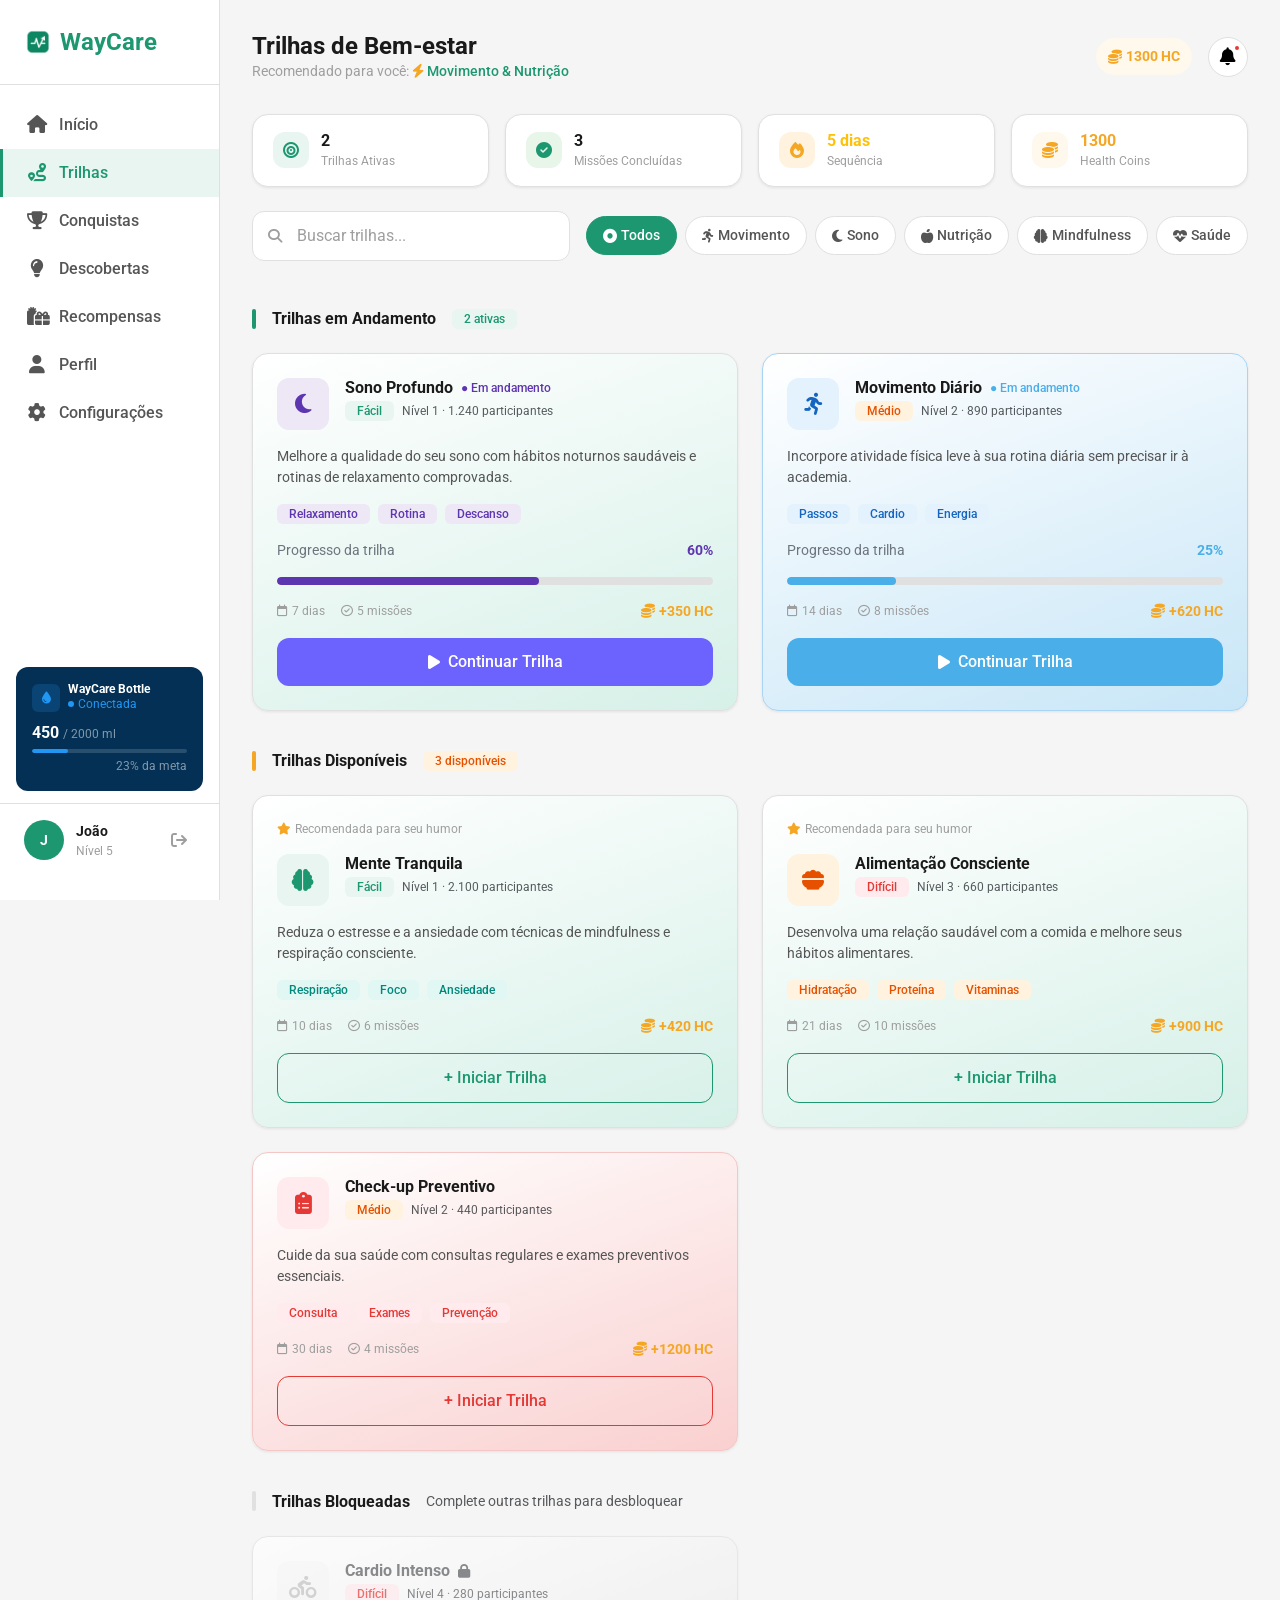
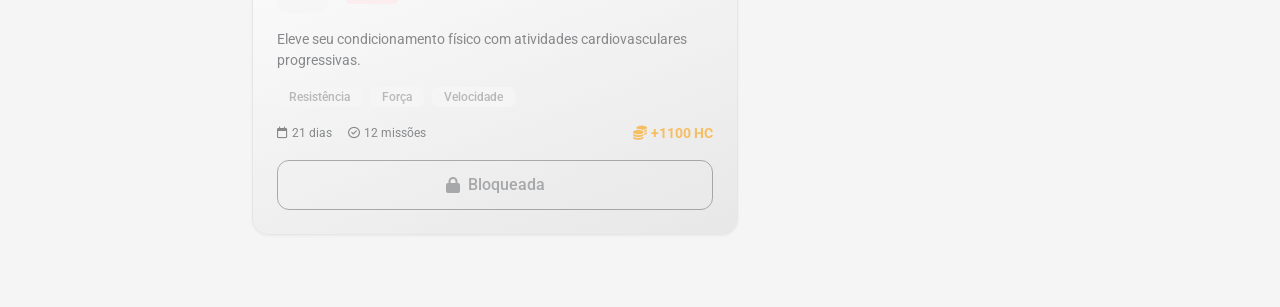
<file: pages/trilhas.html>
<!DOCTYPE html>
<html lang="pt-BR">
<head>
  <meta charset="UTF-8" />
  <meta name="viewport" content="width=device-width, initial-scale=1.0" />
  <title>WayCare — Trilhas</title>

  <link rel="preconnect" href="https://fonts.googleapis.com" />
  <link rel="preconnect" href="https://fonts.gstatic.com" crossorigin />

  <link href="https://fonts.googleapis.com/css2?family=Roboto:wght@400;500;700&display=swap" rel="stylesheet" />

  <link href="https://cdn.jsdelivr.net/npm/bootstrap@5.3.3/dist/css/bootstrap.min.css" rel="stylesheet" />

  <!-- Font Awesome -->
  <link rel="stylesheet" href="https://cdnjs.cloudflare.com/ajax/libs/font-awesome/6.5.0/css/all.min.css" />

  <link rel="stylesheet" href="../css/global.css" />
  <link rel="stylesheet" href="../css/trilhas.css" />
</head>

<body>
  <button class="sidebar-toggle" id="sidebar-toggle" aria-label="Abrir menu">
    <i class="fa-solid fa-bars"></i>
  </button>
  <div class="app-layout">
    <aside class="sidebar" id="sidebar" role="navigation" aria-label="Menu principal">
      <div class="sidebar-logo">
        <img src="../assets/images/LogoWayCare.png" alt="WayCare" height="28"/>
        WayCare
      </div>

      <nav class="sidebar-nav">
        <a href="dashboard.html" class="nav-item">
          <i class="fa-solid fa-house nav-icon"></i>
          Início
        </a>
        <a href="trilhas.html" class="nav-item active">
          <i class="fa-solid fa-route nav-icon"></i>
          Trilhas
        </a>
        <a href="conquistas.html" class="nav-item">
          <i class="fa-solid fa-trophy nav-icon"></i>
          Conquistas
        </a>
        <a href="descobertas.html" class="nav-item">
          <i class="fa-solid fa-lightbulb nav-icon"></i>
          Descobertas
        </a>
        <a href="recompensas.html" class="nav-item">
          <i class="fa-solid fa-gifts nav-icon"></i>
          Recompensas
        </a>
        <a href="perfil.html" class="nav-item">
          <i class="fa-solid fa-user nav-icon"></i>
          Perfil
        </a>
        <a href="configuracoes.html" class="nav-item">
          <i class="fa-solid fa-gear nav-icon"></i>
          Configurações
        </a>
      </nav>

      <!-- Widget WayCare Bottle -->
      <a href="waycare-bottle.html" class="bottle-sidebar-widget">
        <div class="d-flex align-items-center gap-2 mb-2">
          <div class="bottle-widget-icon">
            <i class="fa-solid fa-droplet"></i>
          </div>
          <div class="d-flex flex-column gap-0">
            <span class="bottle-widget-title">WayCare Bottle</span>
            <span class="bottle-widget-status">
              <span class="bottle-status-dot"></span>
              Conectada
            </span>
          </div>
        </div>
        <div class="d-flex align-items-baseline gap-1 mb-1">
          <span class="bottle-widget-ml">450</span>
          <span class="bottle-widget-meta">/ 2000 ml</span>
        </div>
        <div class="progress-bar bottle-widget-bar">
          <div class="progress-fill bottle-widget-fill" style="width: 23%"></div>
        </div>
        <span class="bottle-widget-pct">23% da meta</span>
      </a>

      <div class="sidebar-user">
        <div class="avatar" aria-hidden="true">J</div>
        <div class="sidebar-user-info">
          <span class="sidebar-user-name">João</span>
          <span class="sidebar-user-level">Nível 5</span>
        </div>
        <a href="../pages/login.html" class="sidebar-logout" aria-label="Sair">
          <i class="fa-solid fa-arrow-right-from-bracket"></i>
        </a>
      </div>
    </aside>

    <main class="main-content" id="main-content">
      <header class="topbar">
        <div>
          <h1 class="trilhas-page-title">Trilhas de Bem-estar</h1>
          <p class="trilhas-page-subtitle">
            Recomendado para você: <i class="fa-solid fa-bolt trilhas-subtitle-icon"></i>
            <span class="trilhas-subtitle-texto">Movimento & Nutrição</span>
          </p>
        </div>
        <div class="topbar-actions">
          <div class="hc-chip">
            <span class="fa-solid fa-coins"></span>
            1300 HC
          </div>
          <button class="notif-btn" aria-label="Notificações">
            <i class="fa-solid fa-bell"></i>
            <span class="notif-dot"></span>
          </button>
        </div>
      </header>

      <section id="page-content">
        <!-- Cards de resumo -->
        <div class="row g-3 mb-4">
          <div class="col-6 col-lg-3">
            <div class="card resumo-card">
              <div class="resumo-icon resumo-icon--primary">
                <i class="fa-solid fa-bullseye"></i>
              </div>
              <div class="resumo-card-body">
                <span class="resumo-valor">2</span>
                <span class="resumo-label">Trilhas Ativas</span>
              </div>
            </div>
          </div>
          <div class="col-6 col-lg-3">
            <div class="card resumo-card">
              <div class="resumo-icon resumo-icon--success">
                <i class="fa-solid fa-circle-check"></i>
              </div>
              <div class="resumo-card-body">
                <span class="resumo-valor">3</span>
                <span class="resumo-label">Missões Concluídas</span>
              </div>
            </div>
          </div>
          <div class="col-6 col-lg-3">
            <div class="card resumo-card">
              <div class="resumo-icon resumo-icon--warning">
                <i class="fa-solid fa-fire"></i>
              </div>
              <div class="resumo-card-body">
                <span class="resumo-valor text-warning">5 dias</span>
                <span class="resumo-label">Sequência</span>
              </div>
            </div>
          </div>
          <div class="col-6 col-lg-3">
            <div class="card resumo-card">
              <div class="resumo-icon resumo-icon--hc">
                <i class="fa-solid fa-coins"></i>
              </div>
              <div class="resumo-card-body">
                <span class="resumo-valor resumo-valor--hc">1300</span>
                <span class="resumo-label">Health Coins</span>
              </div>
            </div>
          </div>
        </div>

        <!-- Busca e filtros -->
        <div class="d-flex align-items-center gap-3 mb-5 flex-wrap">
          <div class="trilhas-search flex-grow-1">
            <i class="fa-solid fa-magnifying-glass trilhas-search-icon"></i>
            <input type="search" class="input-field trilhas-search-input" placeholder="Buscar trilhas..." />
          </div>
          <div class="d-flex gap-2 flex-wrap">
            <button class="trilha-tag active">
              <i class="fa-solid fa-circle-dot"></i> Todos
            </button>
            <button class="trilha-tag">
              <i class="fa-solid fa-person-running"></i> Movimento
            </button>
            <button class="trilha-tag">
              <i class="fa-solid fa-moon"></i> Sono
            </button>
            <button class="trilha-tag">
              <i class="fa-solid fa-apple-whole"></i> Nutrição
            </button>
            <button class="trilha-tag">
              <i class="fa-solid fa-brain"></i> Mindfulness
            </button>
            <button class="trilha-tag">
              <i class="fa-solid fa-heart-pulse"></i> Saúde
            </button>
          </div>
        </div>

        <!-- Trilhas em andamento -->
        <div class="trilhas-secao">
          <div class="d-flex align-items-center gap-3 mb-4">
            <span class="trilhas-secao-barra trilhas-secao-barra--primary"></span>
            <h2 class="trilhas-secao-titulo">Trilhas em Andamento</h2>
            <span class="badge badge-primary">2 ativas</span>
          </div>

          <div class="row g-4">
            <div class="col-12 col-lg-6">
              <div class="card trilha-card d-flex flex-column gap-3">
                <div class="d-flex align-items-start gap-3">
                  <div class="trilha-thumb trilha-thumb--purple"><i class="fa-solid fa-moon"></i></div>
                  <div class="d-flex flex-column gap-1">
                    <div class="d-flex align-items-center gap-2">
                      <h3 class="trilha-nome">Sono Profundo</h3>
                      <span class="trilha-status-badge trilha-status-badge--purple">● Em andamento</span>
                    </div>
                    <div class="d-flex align-items-center gap-2">
                      <span class="badge badge-facil">Fácil</span>
                      <span class="text-xs text-muted">Nível 1 · 1.240 participantes</span>
                    </div>
                  </div>
                </div>
                <p class="trilha-desc">Melhore a qualidade do seu sono com hábitos noturnos saudáveis e rotinas de relaxamento comprovadas.</p>
                <div class="d-flex gap-2 flex-wrap">
                  <span class="badge badge-purple">Relaxamento</span>
                  <span class="badge badge-purple">Rotina</span>
                  <span class="badge badge-purple">Descanso</span>
                </div>
                <div class="d-flex justify-content-between align-items-center">
                  <span class="text-sm text-secondary">Progresso da trilha</span>
                  <span class="text-sm font-bold trilha-pct--purple">60%</span>
                </div>
                <div class="progress-bar">
                  <div class="progress-fill trilha-fill--purple" style="width: 60%"></div>
                </div>
                <div class="d-flex justify-content-between align-items-center">
                  <div class="d-flex align-items-center gap-3">
                    <span class="trilha-meta-item"><i class="fa-regular fa-calendar"></i> 7 dias</span>
                    <span class="trilha-meta-item"><i class="fa-regular fa-circle-check"></i> 5 missões</span>
                  </div>
                  <span class="mission-hc"><span class="fa-solid fa-coins"></span> +350 HC</span>
                </div>
                <button class="btn trilha-btn-continuar">
                  <i class="fa-solid fa-play"></i> Continuar Trilha
                </button>
              </div>
            </div>

            <div class="col-12 col-lg-6">
              <div class="card trilha-card trilha-card--blue d-flex flex-column gap-3">
                <div class="d-flex align-items-start gap-3">
                  <div class="trilha-thumb trilha-thumb--blue"><i class="fa-solid fa-person-running"></i></div>
                  <div class="d-flex flex-column gap-1">
                    <div class="d-flex align-items-center gap-2">
                      <h3 class="trilha-nome">Movimento Diário</h3>
                      <span class="trilha-status-badge trilha-status-badge--blue">● Em andamento</span>
                    </div>
                    <div class="d-flex align-items-center gap-2">
                      <span class="badge badge-medio">Médio</span>
                      <span class="text-xs text-muted">Nível 2 · 890 participantes</span>
                    </div>
                  </div>
                </div>
                <p class="trilha-desc">Incorpore atividade física leve à sua rotina diária sem precisar ir à academia.</p>
                <div class="d-flex gap-2 flex-wrap">
                  <span class="badge badge-info">Passos</span>
                  <span class="badge badge-info">Cardio</span>
                  <span class="badge badge-info">Energia</span>
                </div>
                <div class="d-flex justify-content-between align-items-center">
                  <span class="text-sm text-secondary">Progresso da trilha</span>
                  <span class="text-sm font-bold trilha-pct--blue">25%</span>
                </div>
                <div class="progress-bar">
                  <div class="progress-fill trilha-fill--blue" style="width: 25%"></div>
                </div>
                <div class="d-flex justify-content-between align-items-center">
                  <div class="d-flex align-items-center gap-3">
                    <span class="trilha-meta-item"><i class="fa-regular fa-calendar"></i> 14 dias</span>
                    <span class="trilha-meta-item"><i class="fa-regular fa-circle-check"></i> 8 missões</span>
                  </div>
                  <span class="mission-hc"><span class="fa-solid fa-coins"></span> +620 HC</span>
                </div>
                <button class="btn trilha-btn-continuar trilha-btn-continuar--blue">
                  <i class="fa-solid fa-play"></i> Continuar Trilha
                </button>
              </div>
            </div>
          </div>
        </div>

        <!-- Trilhas disponíveis -->
        <div class="trilhas-secao">
          <div class="d-flex align-items-center gap-3 mb-4">
            <span class="trilhas-secao-barra trilhas-secao-barra--warning"></span>
            <h2 class="trilhas-secao-titulo">Trilhas Disponíveis</h2>
            <span class="badge badge-warning">3 disponíveis</span>
          </div>

          <div class="row g-4">
            <div class="col-12 col-lg-6">
              <div class="card trilha-card trilha-card-recomendada d-flex flex-column gap-3">
                <span class="trilha-recomendada-label">
                  <i class="fa-solid fa-star"></i> Recomendada para seu humor
                </span>
                <div class="d-flex align-items-start gap-3">
                  <div class="trilha-thumb trilha-thumb--green"><i class="fa-solid fa-brain"></i></div>
                  <div class="d-flex flex-column gap-1">
                    <h3 class="trilha-nome">Mente Tranquila</h3>
                    <div class="d-flex align-items-center gap-2">
                      <span class="badge badge-facil">Fácil</span>
                      <span class="text-xs text-muted">Nível 1 · 2.100 participantes</span>
                    </div>
                  </div>
                </div>
                <p class="trilha-desc">Reduza o estresse e a ansiedade com técnicas de mindfulness e respiração consciente.</p>
                <div class="d-flex gap-2 flex-wrap">
                  <span class="badge badge-teal">Respiração</span>
                  <span class="badge badge-teal">Foco</span>
                  <span class="badge badge-teal">Ansiedade</span>
                </div>
                <div class="d-flex justify-content-between align-items-center">
                  <div class="d-flex align-items-center gap-3">
                    <span class="trilha-meta-item"><i class="fa-regular fa-calendar"></i> 10 dias</span>
                    <span class="trilha-meta-item"><i class="fa-regular fa-circle-check"></i> 6 missões</span>
                  </div>
                  <span class="mission-hc"><span class="fa-solid fa-coins"></span> +420 HC</span>
                </div>
                <button class="btn trilha-btn-iniciar trilha-btn-iniciar--teal">+ Iniciar Trilha</button>
              </div>
            </div>

            <div class="col-12 col-lg-6">
              <div class="card trilha-card trilha-card-recomendada d-flex flex-column gap-3">
                <span class="trilha-recomendada-label">
                  <i class="fa-solid fa-star"></i> Recomendada para seu humor
                </span>
                <div class="d-flex align-items-start gap-3">
                  <div class="trilha-thumb trilha-thumb--orange"><i class="fa-solid fa-bowl-food"></i></div>
                  <div class="d-flex flex-column gap-1">
                    <h3 class="trilha-nome">Alimentação Consciente</h3>
                    <div class="d-flex align-items-center gap-2">
                      <span class="badge badge-dificil">Difícil</span>
                      <span class="text-xs text-muted">Nível 3 · 660 participantes</span>
                    </div>
                  </div>
                </div>
                <p class="trilha-desc">Desenvolva uma relação saudável com a comida e melhore seus hábitos alimentares.</p>
                <div class="d-flex gap-2 flex-wrap">
                  <span class="badge badge-warning">Hidratação</span>
                  <span class="badge badge-warning">Proteína</span>
                  <span class="badge badge-warning">Vitaminas</span>
                </div>
                <div class="d-flex justify-content-between align-items-center">
                  <div class="d-flex align-items-center gap-3">
                    <span class="trilha-meta-item"><i class="fa-regular fa-calendar"></i> 21 dias</span>
                    <span class="trilha-meta-item"><i class="fa-regular fa-circle-check"></i> 10 missões</span>
                  </div>
                  <span class="mission-hc"><span class="fa-solid fa-coins"></span> +900 HC</span>
                </div>
                <button class="btn trilha-btn-iniciar trilha-btn-iniciar--orange">+ Iniciar Trilha</button>
              </div>
            </div>

            <div class="col-12 col-lg-6">
              <div class="card trilha-card trilha-card-checkup d-flex flex-column gap-3">
                <div class="d-flex align-items-start gap-3">
                  <div class="trilha-thumb trilha-thumb--red"><i class="fa-solid fa-clipboard-list"></i></div>
                  <div class="d-flex flex-column gap-1">
                    <h3 class="trilha-nome">Check-up Preventivo</h3>
                    <div class="d-flex align-items-center gap-2">
                      <span class="badge badge-medio">Médio</span>
                      <span class="text-xs text-muted">Nível 2 · 440 participantes</span>
                    </div>
                  </div>
                </div>
                <p class="trilha-desc">Cuide da sua saúde com consultas regulares e exames preventivos essenciais.</p>
                <div class="d-flex gap-2 flex-wrap">
                  <span class="badge badge-error">Consulta</span>
                  <span class="badge badge-error">Exames</span>
                  <span class="badge badge-error">Prevenção</span>
                </div>
                <div class="d-flex justify-content-between align-items-center">
                  <div class="d-flex align-items-center gap-3">
                    <span class="trilha-meta-item"><i class="fa-regular fa-calendar"></i> 30 dias</span>
                    <span class="trilha-meta-item"><i class="fa-regular fa-circle-check"></i> 4 missões</span>
                  </div>
                  <span class="mission-hc"><span class="fa-solid fa-coins"></span> +1200 HC</span>
                </div>
                <button class="btn trilha-btn-iniciar trilha-btn-iniciar--checkup">+ Iniciar Trilha</button>
              </div>
            </div>
          </div>
        </div>

        <!-- Trilhas bloqueadas -->
        <div class="trilhas-secao">
          <div class="d-flex align-items-center gap-3 mb-4">
            <span class="trilhas-secao-barra trilhas-secao-barra--muted"></span>
            <h2 class="trilhas-secao-titulo">Trilhas Bloqueadas</h2>
            <span class="text-sm text-muted">Complete outras trilhas para desbloquear</span>
          </div>

          <div class="row g-4">
            <div class="col-12 col-lg-6">
              <div class="card trilha-card trilha-card-bloqueada d-flex flex-column gap-3">
                <div class="d-flex align-items-start gap-3">
                  <div class="trilha-thumb trilha-thumb--locked"><i class="fa-solid fa-person-biking"></i></div>
                  <div class="d-flex flex-column gap-1">
                    <div class="d-flex align-items-center gap-2">
                      <h3 class="trilha-nome text-muted">Cardio Intenso</h3>
                      <i class="fa-solid fa-lock text-muted text-sm"></i>
                    </div>
                    <div class="d-flex align-items-center gap-2">
                      <span class="badge badge-dificil">Difícil</span>
                      <span class="text-xs text-muted">Nível 4 · 280 participantes</span>
                    </div>
                  </div>
                </div>
                <p class="trilha-desc text-muted">Eleve seu condicionamento físico com atividades cardiovasculares progressivas.</p>
                <div class="d-flex gap-2 flex-wrap">
                  <span class="badge badge-muted">Resistência</span>
                  <span class="badge badge-muted">Força</span>
                  <span class="badge badge-muted">Velocidade</span>
                </div>
                <div class="d-flex justify-content-between align-items-center">
                  <div class="d-flex align-items-center gap-3">
                    <span class="trilha-meta-item text-muted"><i class="fa-regular fa-calendar"></i> 21 dias</span>
                    <span class="trilha-meta-item text-muted"><i class="fa-regular fa-circle-check"></i> 12 missões</span>
                  </div>
                  <span class="mission-hc"><span class="fa-solid fa-coins"></span> +1100 HC</span>
                </div>
                <button class="btn trilha-btn-bloqueada" disabled>
                  <i class="fa-solid fa-lock"></i> Bloqueada
                </button>
              </div>
            </div>
          </div>
        </div>
      </section>
    </main>
  </div>

  <script src="https://cdn.jsdelivr.net/npm/bootstrap@5.3.3/dist/js/bootstrap.bundle.min.js"></script>
  <script>
    document.getElementById('sidebar-toggle').addEventListener('click', () => {
      document.getElementById('sidebar').classList.toggle('open');
    });
  </script>
</body>
</html>
</file>
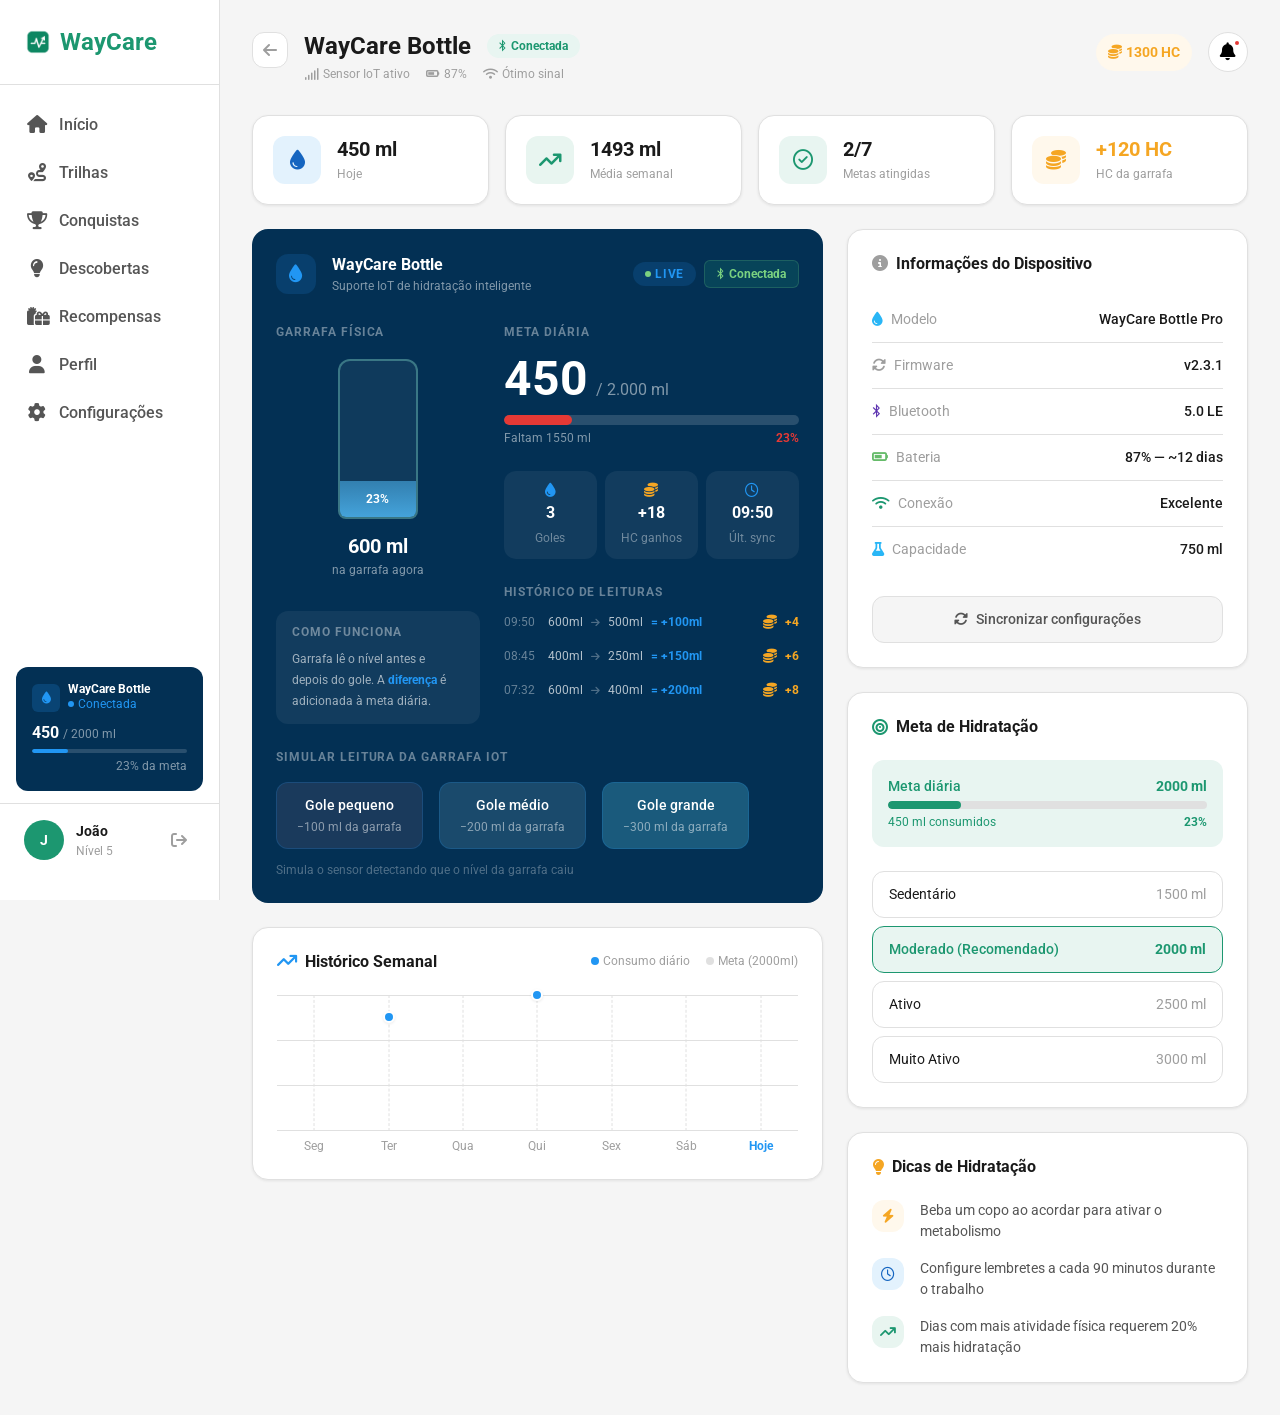
<file: pages/waycare-bottle.html>
<!DOCTYPE html>
<html lang="pt-BR">
<head>
  <meta charset="UTF-8" />
  <meta name="viewport" content="width=device-width, initial-scale=1.0" />
  <title>WayCare — WayCare Bottle</title>

  <link rel="preconnect" href="https://fonts.googleapis.com" />
  <link rel="preconnect" href="https://fonts.gstatic.com" crossorigin />

  <link href="https://fonts.googleapis.com/css2?family=Roboto:wght@400;500;700&display=swap" rel="stylesheet" />

  <link href="https://cdn.jsdelivr.net/npm/bootstrap@5.3.3/dist/css/bootstrap.min.css" rel="stylesheet" />

  <!-- Font Awesome -->
  <link rel="stylesheet" href="https://cdnjs.cloudflare.com/ajax/libs/font-awesome/6.5.0/css/all.min.css" />

  <link rel="stylesheet" href="../css/global.css" />
  <link rel="stylesheet" href="../css/waycare-bottle.css" />
</head>

<body>
  <button class="sidebar-toggle" id="sidebar-toggle" aria-label="Abrir menu">
    <i class="fa-solid fa-bars"></i>
  </button>
  <div class="app-layout">
    <aside class="sidebar" id="sidebar" role="navigation" aria-label="Menu principal">
      <div class="sidebar-logo">
        <img src="../assets/images/LogoWayCare.png" alt="WayCare" height="28"/>
        WayCare
      </div>

      <nav class="sidebar-nav">
        <a href="dashboard.html" class="nav-item">
          <i class="fa-solid fa-house nav-icon"></i>
          Início
        </a>
        <a href="trilhas.html" class="nav-item">
          <i class="fa-solid fa-route nav-icon"></i>
          Trilhas
        </a>
        <a href="conquistas.html" class="nav-item">
          <i class="fa-solid fa-trophy nav-icon"></i>
          Conquistas
        </a>
        <a href="descobertas.html" class="nav-item">
          <i class="fa-solid fa-lightbulb nav-icon"></i>
          Descobertas
        </a>
        <a href="recompensas.html" class="nav-item">
          <i class="fa-solid fa-gifts nav-icon"></i>
          Recompensas
        </a>
        <a href="perfil.html" class="nav-item">
          <i class="fa-solid fa-user nav-icon"></i>
          Perfil
        </a>
        <a href="configuracoes.html" class="nav-item">
          <i class="fa-solid fa-gear nav-icon"></i>
          Configurações
        </a>
      </nav>

      <!-- Widget WayCare Bottle na sidebar -->
      <div class="bottle-sidebar-widget">
        <div class="d-flex align-items-center gap-2 mb-2">
          <div class="bottle-widget-icon">
            <i class="fa-solid fa-droplet"></i>
          </div>
          <div class="d-flex flex-column gap-0">
            <span class="bottle-widget-title">WayCare Bottle</span>
            <span class="bottle-widget-status">
              <span class="bottle-status-dot"></span>
              Conectada
            </span>
          </div>
        </div>
        <div class="d-flex align-items-baseline gap-1 mb-1">
          <span class="bottle-widget-ml">450</span>
          <span class="bottle-widget-meta">/ 2000 ml</span>
        </div>
        <div class="progress-bar bottle-widget-bar">
          <div class="progress-fill bottle-widget-fill" style="width: 23%"></div>
        </div>
        <span class="bottle-widget-pct">23% da meta</span>
      </div>

      <div class="sidebar-user">
        <div class="avatar" aria-hidden="true">J</div>
        <div class="sidebar-user-info">
          <span class="sidebar-user-name">João</span>
          <span class="sidebar-user-level">Nível 5</span>
        </div>
        <a href="../pages/login.html" class="sidebar-logout" aria-label="Sair">
          <i class="fa-solid fa-arrow-right-from-bracket"></i>
        </a>
      </div>
    </aside>

    <main class="main-content" id="main-content">
      <!-- Header da página -->
      <header class="topbar bottle-topbar">
        <div class="d-flex align-items-start gap-3">
          <a href="dashboard.html" class="bottle-voltar">
            <i class="fa-solid fa-arrow-left"></i>
          </a>
          <div class="d-flex flex-column gap-1">
            <div class="d-flex align-items-center gap-3">
              <h1 class="bottle-page-title">WayCare Bottle</h1>
              <span class="bottle-conectada-badge">
                <i class="fa-brands fa-bluetooth-b"></i>
                Conectada
              </span>
            </div>
            <div class="d-flex align-items-center gap-3">
              <span class="bottle-status-info">
                <i class="fa-solid fa-signal"></i>
                Sensor IoT ativo
              </span>
              <span class="bottle-status-info">
                <i class="fa-solid fa-battery-three-quarters"></i>
                87%
              </span>
              <span class="bottle-status-info">
                <i class="fa-solid fa-wifi"></i>
                Ótimo sinal
              </span>
            </div>
          </div>
        </div>
        <div class="topbar-actions">
          <div class="hc-chip">
            <i class="fa-solid fa-coins"></i>
            1300 HC
          </div>
          <button class="notif-btn" aria-label="Notificações">
            <i class="fa-solid fa-bell"></i>
            <span class="notif-dot"></span>
          </button>
        </div>
      </header>

      <section id="page-content">
        <!-- Cards de resumo -->
        <div class="row g-3 mb-4">
          <div class="col-6 col-lg-3">
            <div class="card bottle-resumo-card">
              <div class="bottle-resumo-icon bottle-resumo-icon--blue">
                <i class="fa-solid fa-droplet"></i>
              </div>
              <div class="d-flex flex-column gap-1">
                <span class="bottle-resumo-valor">450 ml</span>
                <span class="bottle-resumo-label">Hoje</span>
              </div>
            </div>
          </div>
          <div class="col-6 col-lg-3">
            <div class="card bottle-resumo-card">
              <div class="bottle-resumo-icon bottle-resumo-icon--green">
                <i class="fa-solid fa-arrow-trend-up"></i>
              </div>
              <div class="d-flex flex-column gap-1">
                <span class="bottle-resumo-valor">1493 ml</span>
                <span class="bottle-resumo-label">Média semanal</span>
              </div>
            </div>
          </div>
          <div class="col-6 col-lg-3">
            <div class="card bottle-resumo-card">
              <div class="bottle-resumo-icon bottle-resumo-icon--primary">
                <i class="fa-regular fa-circle-check"></i>
              </div>
              <div class="d-flex flex-column gap-1">
                <span class="bottle-resumo-valor">2/7</span>
                <span class="bottle-resumo-label">Metas atingidas</span>
              </div>
            </div>
          </div>
          <div class="col-6 col-lg-3">
            <div class="card bottle-resumo-card">
              <div class="bottle-resumo-icon bottle-resumo-icon--hc">
                <i class="fa-solid fa-coins"></i>
              </div>
              <div class="d-flex flex-column gap-1">
                <span class="bottle-resumo-valor bottle-resumo-valor--hc">+120 HC</span>
                <span class="bottle-resumo-label">HC da garrafa</span>
              </div>
            </div>
          </div>
        </div>

        <div class="row g-4">
          <!-- Painel principal -->
          <div class="col-12 col-xl-7">
            <div class="bottle-painel">
              <!-- Header do painel principal -->
              <div class="d-flex align-items-center justify-content-between mb-4">
                <div class="d-flex align-items-center gap-3">
                  <div class="bottle-painel-icon">
                    <i class="fa-solid fa-droplet"></i>
                  </div>
                  <div>
                    <span class="bottle-painel-titulo">WayCare Bottle</span>
                    <span class="bottle-painel-subtitulo d-block">Suporte IoT de hidratação inteligente</span>
                  </div>
                </div>
                <div class="d-flex align-items-center gap-2">
                  <span class="bottle-live-badge">
                    <span class="bottle-live-dot"></span>
                    LIVE
                  </span>
                  <span class="bottle-conectada-dark">
                    <i class="fa-brands fa-bluetooth-b"></i>
                    Conectada
                  </span>
                </div>
              </div>

              <!-- garrafa + meta diária -->
              <div class="row g-4 mb-4">
                <!-- Garrafa física -->
                <div class="col-12 col-md-5">
                  <span class="bottle-secao-label">GARRAFA FÍSICA</span>
                  <div class="bottle-visual-wrap">
                    <div class="bottle-visual">
                      <div class="bottle-visual-body">
                        <div class="bottle-visual-water" style="height: 23%">
                          <span class="bottle-visual-pct">23%</span>
                        </div>
                      </div>
                    </div>
                    <span class="bottle-visual-ml">600 ml</span>
                    <span class="bottle-visual-desc">na garrafa agora</span>
                  </div>

                  <!-- Como funciona -->
                  <div class="bottle-como-funciona">
                    <span class="bottle-como-titulo">COMO FUNCIONA</span>
                    <p class="bottle-como-desc">
                      Garrafa lê o nível antes e depois do gole.
                      A <strong>diferença</strong> é adicionada à meta diária.
                    </p>
                  </div>
                </div>

                <!-- Meta diária -->
                <div class="col-12 col-md-7">
                  <span class="bottle-secao-label">META DIÁRIA</span>
                  <div class="bottle-meta-valor">
                    <span class="bottle-meta-ml">450</span>
                    <span class="bottle-meta-total">/ 2.000 ml</span>
                  </div>
                  <div class="progress-bar bottle-meta-bar mb-1">
                    <div class="progress-fill bottle-meta-fill" style="width: 23%"></div>
                  </div>
                  <div class="d-flex justify-content-between mb-4">
                    <span class="bottle-meta-faltam">Faltam 1550 ml</span>
                    <span class="bottle-meta-pct">23%</span>
                  </div>

                  <!-- Mini stats -->
                  <div class="row g-2 mb-4">
                    <div class="col-4">
                      <div class="bottle-mini-stat">
                        <i class="fa-solid fa-droplet bottle-mini-icon"></i>
                        <span class="bottle-mini-valor">3</span>
                        <span class="bottle-mini-label">Goles</span>
                      </div>
                    </div>
                    <div class="col-4">
                      <div class="bottle-mini-stat">
                        <i class="fa-solid fa-coins bottle-mini-icon bottle-mini-icon--hc"></i>
                        <span class="bottle-mini-valor">+18</span>
                        <span class="bottle-mini-label">HC ganhos</span>
                      </div>
                    </div>
                    <div class="col-4">
                      <div class="bottle-mini-stat">
                        <i class="fa-regular fa-clock bottle-mini-icon"></i>
                        <span class="bottle-mini-valor">09:50</span>
                        <span class="bottle-mini-label">Últ. sync</span>
                      </div>
                    </div>
                  </div>

                  <!-- Histórico de leituras -->
                  <span class="bottle-secao-label mb-2 d-block">HISTÓRICO DE LEITURAS</span>
                  <div class="d-flex flex-column gap-2">
                    <div class="bottle-leitura-row">
                      <span class="bottle-leitura-hora">09:50</span>
                      <span class="bottle-leitura-de">600ml</span>
                      <i class="fa-solid fa-arrow-right bottle-leitura-seta"></i>
                      <span class="bottle-leitura-para">500ml</span>
                      <span class="bottle-leitura-diff">= +100ml</span>
                      <i class="fa-solid fa-coins bottle-mini-icon bottle-mini-icon--hc"></i>
                      <span class="bottle-leitura-hc">+4</span>
                    </div>
                    <div class="bottle-leitura-row">
                      <span class="bottle-leitura-hora">08:45</span>
                      <span class="bottle-leitura-de">400ml</span>
                      <i class="fa-solid fa-arrow-right bottle-leitura-seta"></i>
                      <span class="bottle-leitura-para">250ml</span>
                      <span class="bottle-leitura-diff">= +150ml</span>
                      <i class="fa-solid fa-coins bottle-mini-icon bottle-mini-icon--hc"></i>
                      <span class="bottle-leitura-hc">+6</span>
                    </div>
                    <div class="bottle-leitura-row">
                      <span class="bottle-leitura-hora">07:32</span>
                      <span class="bottle-leitura-de">600ml</span>
                      <i class="fa-solid fa-arrow-right bottle-leitura-seta"></i>
                      <span class="bottle-leitura-para">400ml</span>
                      <span class="bottle-leitura-diff">= +200ml</span>
                      <i class="fa-solid fa-coins bottle-mini-icon bottle-mini-icon--hc"></i>
                      <span class="bottle-leitura-hc">+8</span>
                    </div>
                  </div>
                </div>
              </div>

              <!-- Simular leitura IoT -->
              <div>
                <span class="bottle-secao-label mb-3 d-block">SIMULAR LEITURA DA GARRAFA IOT</span>
                <div class="d-flex gap-3 flex-wrap">
                  <button class="btn bottle-gole-btn">
                    Gole pequeno
                    <span class="bottle-gole-desc">−100 ml da garrafa</span>
                  </button>
                  <button class="btn bottle-gole-btn bottle-gole-btn--medio">
                    Gole médio
                    <span class="bottle-gole-desc">−200 ml da garrafa</span>
                  </button>
                  <button class="btn bottle-gole-btn bottle-gole-btn--grande">
                    Gole grande
                    <span class="bottle-gole-desc">−300 ml da garrafa</span>
                  </button>
                </div>
                <p class="bottle-simular-aviso">Simula o sensor detectando que o nível da garrafa caiu</p>
              </div>
            </div>

            <!-- Histórico semanal -->
            <div class="card bottle-historico-card mt-4">
              <div class="d-flex align-items-center justify-content-between mb-4">
                <div class="d-flex align-items-center gap-2">
                  <i class="fa-solid fa-arrow-trend-up bottle-historico-icon"></i>
                  <h3 class="bottle-historico-titulo">Histórico Semanal</h3>
                </div>
                <div class="d-flex align-items-center gap-3">
                  <span class="bottle-legenda">
                    <span class="bottle-legenda-dot bottle-legenda-dot--primary"></span>
                    Consumo diário
                  </span>
                  <span class="bottle-legenda">
                    <span class="bottle-legenda-dot bottle-legenda-dot--muted"></span>
                    Meta (2000ml)
                  </span>
                </div>
              </div>
              <!-- Placeholder do gráfico -->
              <div class="bottle-chart-placeholder">
                <div class="bottle-chart-grid">
                  <div class="bottle-chart-line"></div>
                  <div class="bottle-chart-line"></div>
                  <div class="bottle-chart-line"></div>
                  <div class="bottle-chart-line"></div>
                </div>
                <div class="bottle-chart-pontos">
                  <div class="bottle-chart-col">
                    <div class="bottle-chart-barra" style="height: 0%"></div>
                    <span class="bottle-chart-dia">Seg</span>
                  </div>
                  <div class="bottle-chart-col">
                    <div class="bottle-chart-barra" style="height: 70%">
                      <span class="bottle-chart-dot"></span>
                    </div>
                    <span class="bottle-chart-dia">Ter</span>
                  </div>
                  <div class="bottle-chart-col">
                    <div class="bottle-chart-barra" style="height: 0%"></div>
                    <span class="bottle-chart-dia">Qua</span>
                  </div>
                  <div class="bottle-chart-col">
                    <div class="bottle-chart-barra" style="height: 85%">
                      <span class="bottle-chart-dot"></span>
                    </div>
                    <span class="bottle-chart-dia">Qui</span>
                  </div>
                  <div class="bottle-chart-col">
                    <div class="bottle-chart-barra" style="height: 0%"></div>
                    <span class="bottle-chart-dia">Sex</span>
                  </div>
                  <div class="bottle-chart-col">
                    <div class="bottle-chart-barra" style="height: 0%"></div>
                    <span class="bottle-chart-dia">Sáb</span>
                  </div>
                  <div class="bottle-chart-col">
                    <div class="bottle-chart-barra" style="height: 23%"></div>
                    <span class="bottle-chart-dia bottle-chart-dia--today">Hoje</span>
                  </div>
                </div>
              </div>
            </div>
          </div>

          <!-- Coluna da direita -->
          <div class="col-12 col-xl-5 d-flex flex-column gap-4">
            <!-- Informações do dispositivo -->
            <div class="card">
              <h3 class="bottle-col-titulo mb-4">
                <i class="fa-solid fa-circle-info bottle-col-titulo-icon"></i>
                Informações do Dispositivo
              </h3>
              <div class="d-flex flex-column gap-0">
                <div class="bottle-info-row">
                  <span class="bottle-info-label">
                    <i class="fa-solid fa-droplet bottle-info-icon--blue-light"></i> Modelo
                  </span>
                  <span class="bottle-info-valor">WayCare Bottle Pro</span>
                </div>
                <div class="bottle-info-divider"></div>
                <div class="bottle-info-row">
                  <span class="bottle-info-label">
                    <i class="fa-solid fa-rotate bottle-info-icon--gray"></i> Firmware
                  </span>
                  <span class="bottle-info-valor">v2.3.1</span>
                </div>
                <div class="bottle-info-divider"></div>
                <div class="bottle-info-row">
                  <span class="bottle-info-label">
                    <i class="fa-brands fa-bluetooth-b bottle-info-icon--purple"></i> Bluetooth
                  </span>
                  <span class="bottle-info-valor">5.0 LE</span>
                </div>
                <div class="bottle-info-divider"></div>
                <div class="bottle-info-row">
                  <span class="bottle-info-label">
                    <i class="fa-solid fa-battery-three-quarters bottle-info-icon--green-light"></i> Bateria
                  </span>
                  <span class="bottle-info-valor">87% — ~12 dias</span>
                </div>
                <div class="bottle-info-divider"></div>
                <div class="bottle-info-row">
                  <span class="bottle-info-label">
                    <i class="fa-solid fa-wifi bottle-info-icon--green"></i> Conexão
                  </span>
                  <span class="bottle-info-valor">Excelente</span>
                </div>
                <div class="bottle-info-divider"></div>
                <div class="bottle-info-row">
                  <span class="bottle-info-label">
                    <i class="fa-solid fa-flask bottle-info-icon--blue-light"></i> Capacidade
                  </span>
                  <span class="bottle-info-valor">750 ml</span>
                </div>
              </div>
              <button class="btn bottle-sync-btn mt-4">
                <i class="fa-solid fa-rotate"></i>
                Sincronizar configurações
              </button>
            </div>

            <!-- Meta de Hidratação -->
            <div class="card">
              <h3 class="bottle-col-titulo mb-4">
                <i class="fa-solid fa-bullseye bottle-col-titulo-icon bottle-col-titulo-icon--green"></i>
                Meta de Hidratação
              </h3>

              <!-- Barra de progresso da meta -->
              <div class="bottle-meta-card mb-4">
                <div class="d-flex justify-content-between align-items-center mb-1">
                  <span class="bottle-meta-card-label">Meta diária</span>
                  <span class="bottle-meta-card-valor">2000 ml</span>
                </div>
                <div class="progress-bar mb-1">
                  <div class="progress-fill" style="width: 23%"></div>
                </div>
                <div class="d-flex justify-content-between">
                  <span class="bottle-meta-card-consumido">450 ml consumidos</span>
                  <span class="bottle-meta-card-pct">23%</span>
                </div>
              </div>

              <!-- Opções de meta -->
              <div class="d-flex flex-column gap-2">
                <div class="bottle-meta-opcao">
                  <span class="bottle-meta-opcao-nome">Sedentário</span>
                  <span class="bottle-meta-opcao-ml">1500 ml</span>
                </div>
                <div class="bottle-meta-opcao bottle-meta-opcao--ativa">
                  <span class="bottle-meta-opcao-nome">Moderado (Recomendado)</span>
                  <span class="bottle-meta-opcao-ml">2000 ml</span>
                </div>
                <div class="bottle-meta-opcao">
                  <span class="bottle-meta-opcao-nome">Ativo</span>
                  <span class="bottle-meta-opcao-ml">2500 ml</span>
                </div>
                <div class="bottle-meta-opcao">
                  <span class="bottle-meta-opcao-nome">Muito Ativo</span>
                  <span class="bottle-meta-opcao-ml">3000 ml</span>
                </div>
              </div>
            </div>

            <!-- Dicas de Hidratação -->
            <div class="card">
              <h3 class="bottle-col-titulo mb-4">
                <i class="fa-solid fa-lightbulb bottle-col-titulo-icon bottle-col-titulo-icon--yellow"></i>
                Dicas de Hidratação
              </h3>
              <div class="d-flex flex-column gap-3">
                <div class="d-flex align-items-start gap-3">
                  <div class="bottle-dica-icon bottle-dica-icon--yellow">
                    <i class="fa-solid fa-bolt"></i>
                  </div>
                  <p class="bottle-dica-texto">Beba um copo ao acordar para ativar o metabolismo</p>
                </div>
                <div class="d-flex align-items-start gap-3">
                  <div class="bottle-dica-icon bottle-dica-icon--blue">
                    <i class="fa-regular fa-clock"></i>
                  </div>
                  <p class="bottle-dica-texto">Configure lembretes a cada 90 minutos durante o trabalho</p>
                </div>
                <div class="d-flex align-items-start gap-3">
                  <div class="bottle-dica-icon bottle-dica-icon--green">
                    <i class="fa-solid fa-arrow-trend-up"></i>
                  </div>
                  <p class="bottle-dica-texto">Dias com mais atividade física requerem 20% mais hidratação</p>
                </div>
              </div>
            </div>
          </div>
        </div>
      </section>
    </main>
  </div>

  <script src="https://cdn.jsdelivr.net/npm/bootstrap@5.3.3/dist/js/bootstrap.bundle.min.js"></script>
  <script>
    document.getElementById('sidebar-toggle').addEventListener('click', () => {
      document.getElementById('sidebar').classList.toggle('open');
    });
  </script>
</body>
</html>
</file>
<file: css/global.css>
/* WAYCARE — Global CSS
   Design System: variáveis, reset, tipografia e componentes */

/* 1. VARIÁVEIS (Design System) */
:root {
  /* Cores principais */
  --color-primary: #1c9770;
  --color-primary-dark: #157a59;
  --color-primary-light: #e8f5f1;

  --color-secondary: #93CB52;
  --color-accent-1: #7AD180;
  --color-accent-2: #7AD1C3;

  /* Neutros */
  --color-white: #ffffff;
  --color-bg: #f5f5f5;
  --color-surface: #ffffff;
  --color-border: #e0e0e0;

  --color-text-primary: #1a1a1a;
  --color-text-secondary: #555555;
  --color-text-muted: #9e9e9e;

  /* Feedback */
  --color-success: #1c9770;
  --color-warning: #f5a623;
  --color-error: #e53935;
  --color-info: #2196f3;

  /* Health Coins */
  --color-hc: #f5a623;

  /* Tipografia */
  --font-primary: 'Roboto', sans-serif;
  --font-size-xs: 12px;
  --font-size-sm: 14px;
  --font-size-base: 16px;
  --font-size-md: 20px;
  --font-size-lg: 24px;
  --font-size-xl: 32px;

  --font-weight-regular: 400;
  --font-weight-medium: 500;
  --font-weight-bold: 700;

  --line-height-tight: 1.2;
  --line-height-base: 1.5;
  --line-height-loose: 1.75;

  /* Espaçamento */
  --space-1: 4px;
  --space-2: 8px;
  --space-3: 12px;
  --space-4: 16px;
  --space-5: 20px;
  --space-6: 24px;
  --space-8: 32px;
  --space-10: 40px;
  --space-12: 48px;
  --space-16: 64px;

  /* Bordas */
  --radius-sm: 6px;
  --radius-md: 12px;
  --radius-lg: 16px;
  --radius-xl: 24px;
  --radius-full: 9999px;

  /* Sombras */
  --shadow-sm: 0 1px 3px rgba(0,0,0,0.08);
  --shadow-md: 0 4px 12px rgba(0,0,0,0.10);
  --shadow-lg: 0 8px 24px rgba(0,0,0,0.12);

  /* Transições */
  --transition-fast: 0.15s ease;
  --transition-normal: 0.25s ease;
  --transition-slow: 0.4s ease;

  /* Layout */
  --sidebar-width: 220px;
  --topbar-height: 64px;
  --content-max: 1200px;
}

/* RESET & BASE */

*, *::before, *::after {
  box-sizing: border-box;
  margin: 0;
  padding: 0;
}

html {
  font-size: var(--font-size-base);
  scroll-behavior: smooth;
  -webkit-text-size-adjust: 100%;
}

body {
  font-family: var(--font-primary);
  font-size: var(--font-size-base);
  font-weight: var(--font-weight-regular);
  color: var(--color-text-primary);
  background-color: var(--color-bg);
  line-height: var(--line-height-base);
  -webkit-font-smoothing: antialiased;
  -moz-osx-font-smoothing: grayscale;
}

a {
  color: var(--color-primary);
  text-decoration: none;
  transition: color var(--transition-fast);
}

a:hover {
  color: var(--color-primary-dark);
}

img, svg {
  display: block;
  max-width: 100%;
}

ul, ol {
  list-style: none;
}

button, input, select, textarea {
  font-family: inherit;
  font-size: inherit;
  outline: none;
  border: none;
  background: none;
}

button {
  cursor: pointer;
}

/* TIPOGRAFIA */

h1 { font-size: var(--font-size-xl);  font-weight: var(--font-weight-bold); line-height: var(--line-height-tight); }
h2 { font-size: var(--font-size-lg);  font-weight: var(--font-weight-bold); line-height: var(--line-height-tight); }
h3 { font-size: var(--font-size-md);  font-weight: var(--font-weight-bold); line-height: var(--line-height-tight); }
h4 { font-size: var(--font-size-base);font-weight: var(--font-weight-bold); }
h5 { font-size: var(--font-size-sm);  font-weight: var(--font-weight-medium); }

p  { line-height: var(--line-height-base); color: var(--color-text-secondary); }

.text-xs     { font-size: var(--font-size-xs); }
.text-sm     { font-size: var(--font-size-sm); }
.text-base   { font-size: var(--font-size-base); }
.text-md     { font-size: var(--font-size-md); }
.text-lg     { font-size: var(--font-size-lg); }
.text-xl     { font-size: var(--font-size-xl); }

.text-primary   { color: var(--color-primary); }
.text-secondary { color: var(--color-text-secondary); }
.text-muted     { color: var(--color-text-muted); }
.text-white     { color: var(--color-white); }
.text-warning   { color: var(--color-warning); }
.text-error     { color: var(--color-error); }

.font-regular { font-weight: var(--font-weight-regular); }
.font-medium  { font-weight: var(--font-weight-medium); }
.font-bold    { font-weight: var(--font-weight-bold); }

/* LAYOUT UTILITÁRIOS */

.container {
  width: 100%;
  max-width: var(--content-max);
  margin: 0 auto;
  padding: 0 var(--space-4);
}

.flex        { display: flex; }
.flex-col    { flex-direction: column; }
.items-center{ align-items: center; }
.items-start { align-items: flex-start; }
.justify-center  { justify-content: center; }
.justify-between { justify-content: space-between; }
.justify-end     { justify-content: flex-end; }
.gap-1 { gap: var(--space-1); }
.gap-2 { gap: var(--space-2); }
.gap-3 { gap: var(--space-3); }
.gap-4 { gap: var(--space-4); }
.gap-6 { gap: var(--space-6); }
.gap-8 { gap: var(--space-8); }

.grid-2 { display: grid; grid-template-columns: repeat(2, 1fr); gap: var(--space-4); }
.grid-3 { display: grid; grid-template-columns: repeat(3, 1fr); gap: var(--space-4); }

.w-full  { width: 100%; }
.h-full  { height: 100%; }

/* COMPONENTES REUTILIZÁVEIS */

/* Botões */
.btn {
  display: inline-flex;
  align-items: center;
  justify-content: center;
  gap: var(--space-2);
  padding: var(--space-3) var(--space-6);
  border-radius: var(--radius-full);
  font-weight: var(--font-weight-medium);
  font-size: var(--font-size-base);
  transition: all var(--transition-normal);
  cursor: pointer;
  white-space: nowrap;
  min-height: 44px;
}

.btn-primary {
  background-color: var(--color-primary);
  color: var(--color-white);
  border: 2px solid var(--color-primary);
}

.btn-primary:hover {
  background-color: var(--color-primary-dark);
  border-color: var(--color-primary-dark);
  transform: translateY(-1px);
  box-shadow: var(--shadow-md);
}

.btn-secondary {
  background-color: transparent;
  color: var(--color-primary);
  border: 2px solid var(--color-primary);
}

.btn-secondary:hover {
  background-color: var(--color-primary-light);
}

.btn-ghost {
  background-color: transparent;
  color: var(--color-text-secondary);
  border: 2px solid var(--color-border);
}

.btn-ghost:hover {
  background-color: var(--color-bg);
  border-color: var(--color-text-secondary);
}

.btn-warning {
  background-color: var(--color-warning);
  color: var(--color-white);
  border: 2px solid var(--color-warning);
}

.btn-warning:hover {
  opacity: 0.9;
  transform: translateY(-1px);
}

.btn-sm {
  padding: var(--space-2) var(--space-4);
  font-size: var(--font-size-sm);
  min-height: 36px;
}

.btn-lg {
  padding: var(--space-4) var(--space-8);
  font-size: var(--font-size-md);
}

.btn-block {
  width: 100%;
}

.btn:disabled {
  opacity: 0.5;
  cursor: not-allowed;
  transform: none;
}

/* Cards */
.card {
  background-color: var(--color-surface);
  border-radius: var(--radius-lg);
  padding: var(--space-6);
  box-shadow: var(--shadow-sm);
  border: 1px solid var(--color-border);
  transition: box-shadow var(--transition-normal);
}

.card:hover {
  box-shadow: var(--shadow-md);
}

.card-mission {
  background: var(--color-surface);
  border-radius: var(--radius-lg);
  padding: var(--space-5);
  box-shadow: var(--shadow-sm);
  border: 1px solid var(--color-border);
  transition: all var(--transition-normal);
}

.card-mission:hover {
  transform: scale(1.02);
  box-shadow: var(--shadow-md);
  border-color: var(--color-primary);
}

.card-mission.in-progress {
  border-color: var(--color-warning);
}

.card-mission.in-progress:hover {
  border-color: var(--color-primary);
}

.card-mission.completed {
  border-color: var(--color-accent-1);
}

.card-mission.completed:hover {
  border-color: var(--color-primary);
}

/* Badges - Tags */
.badge {
  display: inline-flex;
  align-items: center;
  padding: var(--space-1) var(--space-3);
  border-radius: var(--radius-sm);
  font-size: var(--font-size-xs);
  font-weight: var(--font-weight-medium);
  white-space: nowrap;
}

.badge-primary   { background-color: var(--color-primary-light); color: var(--color-primary); }
.badge-secondary { background-color: #f0f8e8; color: #5a8a2a; }
.badge-warning   { background-color: #fff3e0; color: #e65100; }
.badge-info      { background-color: #e3f2fd; color: #1565c0; }
.badge-error     { background-color: #ffebee; color: var(--color-error); }
.badge-muted     { background-color: var(--color-bg); color: var(--color-text-muted); }
.badge-purple    { background-color: #ede7f6; color: #5e35b1; }
.badge-teal      { background-color: #e0f7f4; color: #00897b; }

/* Progress Bar */
.progress-bar {
  width: 100%;
  height: 8px;
  background-color: var(--color-border);
  border-radius: var(--radius-full);
  overflow: hidden;
}

.progress-fill {
  height: 100%;
  border-radius: var(--radius-full);
  background-color: var(--color-primary);
  transition: width var(--transition-slow);
}

.progress-fill.warning { background-color: var(--color-warning); }
.progress-fill.success { background-color: var(--color-accent-1); }

/* Health Coins chip */
.hc-chip {
  display: inline-flex;
  align-items: center;
  gap: var(--space-1);
  background-color: #fff8ec;
  color: var(--color-hc);
  font-weight: var(--font-weight-bold);
  font-size: var(--font-size-sm);
  padding: var(--space-2) var(--space-3);
  border-radius: var(--radius-full);
}

/* Health Coins em cards de missão, trilhas e conquistas */
.mission-hc {
  display: inline-flex;
  align-items: center;
  gap: var(--space-1);
  font-size: var(--font-size-sm);
  font-weight: var(--font-weight-bold);
  color: var(--color-hc);
}

/* Widget WayCare Bottle — sidebar (compartilhado entre todas as páginas) */
.bottle-sidebar-widget {
  margin: var(--space-3) var(--space-4);
  padding: var(--space-4);
  background-color: #033054;
  border-radius: var(--radius-md);
  text-decoration: none;
  display: block;
  transition: opacity var(--transition-fast);
}

.bottle-sidebar-widget:hover {
  opacity: 0.9;
}

.bottle-widget-icon {
  width: 28px;
  height: 28px;
  border-radius: var(--radius-sm);
  background-color: rgba(33, 150, 243, 0.2);
  display: flex;
  align-items: center;
  justify-content: center;
  color: var(--color-info);
  font-size: 12px;
  flex-shrink: 0;
}

.bottle-widget-title {
  font-size: var(--font-size-xs);
  font-weight: var(--font-weight-bold);
  color: var(--color-white);
  line-height: 1;
}

.bottle-widget-status {
  display: flex;
  align-items: center;
  gap: var(--space-1);
  font-size: var(--font-size-xs);
  color: var(--color-info);
}

.bottle-status-dot {
  width: 6px;
  height: 6px;
  border-radius: 50%;
  background-color: var(--color-info);
}

.bottle-widget-ml {
  font-size: var(--font-size-base);
  font-weight: var(--font-weight-bold);
  color: var(--color-white);
}

.bottle-widget-meta {
  font-size: var(--font-size-xs);
  color: rgba(255, 255, 255, 0.5);
}

.bottle-widget-bar {
  height: 4px;
  background-color: rgba(255, 255, 255, 0.15);
}

.bottle-widget-fill {
  background-color: var(--color-info);
}

.bottle-widget-pct {
  font-size: var(--font-size-xs);
  color: rgba(255, 255, 255, 0.5);
  text-align: right;
  display: block;
  margin-top: var(--space-1);
}

/* Inputs */
.input-group {
  display: flex;
  flex-direction: column;
  gap: var(--space-2);
}

.input-label {
  font-size: var(--font-size-sm);
  font-weight: var(--font-weight-medium);
  color: var(--color-text-primary);
}

.input-field {
  width: 100%;
  padding: var(--space-3) var(--space-4);
  border: 1.5px solid var(--color-border);
  border-radius: var(--radius-md);
  font-size: var(--font-size-base);
  color: var(--color-text-primary);
  background-color: var(--color-white);
  transition: border-color var(--transition-fast);
  min-height: 44px;
}

.input-field:focus {
  border-color: var(--color-primary);
  box-shadow: 0 0 0 3px rgba(28, 151, 112, 0.12);
}

.input-field::placeholder {
  color: var(--color-text-muted);
}

/* Checkbox */
.checkbox-group {
  display: flex;
  align-items: flex-start;
  gap: var(--space-3);
  cursor: pointer;
}

.checkbox-group input[type="checkbox"] {
  width: 20px;
  height: 20px;
  min-width: 20px;
  border: 2px solid var(--color-border);
  border-radius: var(--radius-sm);
  appearance: none;
  -webkit-appearance: none;
  cursor: pointer;
  transition: all var(--transition-fast);
  background-color: var(--color-white);
  position: relative;
}

.checkbox-group input[type="checkbox"]:checked {
  background-color: var(--color-primary);
  border-color: var(--color-primary);
}

.checkbox-group input[type="checkbox"]:checked::after {
  content: '';
  position: absolute;
  left: 5px;
  top: 2px;
  width: 6px;
  height: 10px;
  border: 2px solid white;
  border-top: none;
  border-left: none;
  transform: rotate(45deg);
}

/* Divisor */
.divider {
  width: 100%;
  height: 1px;
  background-color: var(--color-border);
  margin: var(--space-4) 0;
}

/* Avatar */
.avatar {
  width: 40px;
  height: 40px;
  border-radius: 50%;
  background-color: var(--color-primary);
  color: var(--color-white);
  display: flex;
  align-items: center;
  justify-content: center;
  font-weight: var(--font-weight-bold);
  font-size: var(--font-size-sm);
  flex-shrink: 0;
}

.avatar-lg {
  width: 64px;
  height: 64px;
  font-size: var(--font-size-md);
}

/* Sidebar Layout */
.app-layout {
  display: flex;
  min-height: 100vh;
}

.sidebar {
  width: var(--sidebar-width);
  min-height: 100vh;
  background-color: var(--color-surface);
  border-right: 1px solid var(--color-border);
  display: flex;
  flex-direction: column;
  position: fixed;
  top: 0;
  left: 0;
  z-index: 100;
  padding: var(--space-6) 0;
}

.sidebar-logo {
  padding: 0 var(--space-6) var(--space-6);
  border-bottom: 1px solid var(--color-border);
  font-size: var(--font-size-lg);
  font-weight: var(--font-weight-bold);
  color: var(--color-primary);
  display: flex;
  align-items: center;
  gap: var(--space-2);
}

.sidebar-nav {
  flex: 1;
  padding: var(--space-4) 0;
}

.nav-item {
  display: flex;
  align-items: center;
  gap: var(--space-3);
  padding: var(--space-3) var(--space-6);
  color: var(--color-text-secondary);
  font-size: var(--font-size-base);
  font-weight: var(--font-weight-medium);
  transition: all var(--transition-fast);
  border-left: 3px solid transparent;
  cursor: pointer;
  text-decoration: none;
}

.nav-item:hover {
  color: var(--color-primary);
  background-color: var(--color-primary-light);
}

.nav-item.active {
  color: var(--color-primary);
  background-color: var(--color-primary-light);
  border-left-color: var(--color-primary);
}

/* ÍCONES */

.nav-icon {
  width: 20px;
  text-align: center;
  font-size: 18px;
  flex-shrink: 0;
}

.sidebar-user {
  padding: var(--space-4) var(--space-6);
  border-top: 1px solid var(--color-border);
  display: flex;
  align-items: center;
  gap: var(--space-3);
}

.sidebar-logout {
  margin-left: auto;
  width: 32px;
  height: 32px;
  border-radius: var(--radius-sm);
  display: flex;
  align-items: center;
  justify-content: center;
  color: var(--color-text-muted);
  cursor: pointer;
  transition: all var(--transition-fast);
  flex-shrink: 0;
  background: none;
  border: none;
}

.sidebar-logout:hover {
  background-color: #ffebee;
  color: var(--color-error);
}

.sidebar-user-info {
  display: flex;
  flex-direction: column;
}

.sidebar-user-name {
  font-size: var(--font-size-sm);
  font-weight: var(--font-weight-bold);
  color: var(--color-text-primary);
}

.sidebar-user-level {
  font-size: var(--font-size-xs);
  color: var(--color-text-muted);
}

/* Área do Conteúdo Principal */
.main-content {
  flex: 1;
  margin-left: var(--sidebar-width);
  padding: var(--space-8);
  min-height: 100vh;
  background-color: var(--color-bg);
}

/* Topbar */
.topbar {
  display: flex;
  align-items: center;
  justify-content: space-between;
  margin-bottom: var(--space-8);
}

.topbar-actions {
  display: flex;
  align-items: center;
  gap: var(--space-4);
}

/* Notificação badge */
.notif-btn {
  position: relative;
  width: 40px;
  height: 40px;
  border-radius: 50%;
  background-color: var(--color-surface);
  border: 1px solid var(--color-border);
  display: flex;
  align-items: center;
  justify-content: center;
  cursor: pointer;
  transition: all var(--transition-fast);
}

.notif-btn:hover {
  background-color: var(--color-bg);
}

.notif-btn i {
  font-size: 18px;
}

.notif-dot {
  position: absolute;
  top: 6px;
  right: 6px;
  width: 8px;
  height: 8px;
  background-color: var(--color-error);
  border-radius: 50%;
  border: 2px solid var(--color-white);
}

/* Alerta - Card de Descoberta */
.alert {
  border-radius: var(--radius-lg);
  padding: var(--space-5);
  display: flex;
  align-items: flex-start;
  gap: var(--space-3);
}

.alert-warning { background-color: #fffde7; border-left: 4px solid var(--color-warning); }
.alert-success { background-color: var(--color-primary-light); border-left: 4px solid var(--color-primary); }
.alert-info    { background-color: #e3f2fd; border-left: 4px solid var(--color-info); }

/* SCROLLBAR PERSONALIZADA */

::-webkit-scrollbar { width: 6px; height: 6px; }
::-webkit-scrollbar-track { background: transparent; }
::-webkit-scrollbar-thumb { background: var(--color-border); border-radius: var(--radius-full); }
::-webkit-scrollbar-thumb:hover { background: var(--color-text-muted); }

/* RESPONSIVIDADE */

/* Botão hamburguer — só aparece no mobile */
.sidebar-toggle {
  display: none;
  position: fixed;
  top: var(--space-4);
  right: var(--space-4);
  z-index: 200;
  width: 44px;
  height: 44px;
  border-radius: var(--radius-md);
  background-color: var(--color-primary);
  color: var(--color-white);
  border: none;
  cursor: pointer;
  align-items: center;
  justify-content: center;
  font-size: 18px;
  box-shadow: var(--shadow-md);
}

@media (max-width: 768px) {
  .sidebar-toggle {
    display: flex;
  }
}

@media (max-width: 1024px) {
  :root { --sidebar-width: 200px; }
  .main-content { padding: var(--space-6); }
}

@media (max-width: 768px) {
  .sidebar {
    transform: translateX(-100%);
    transition: transform var(--transition-normal);
  }

  .sidebar.open {
    transform: translateX(0);
  }

  .main-content {
    margin-left: 0;
    padding: var(--space-4);
  }

  .grid-2, .grid-3 {
    grid-template-columns: 1fr;
  }
}

@media (max-width: 480px) {
  :root {
    --font-size-xl:  24px;
    --font-size-lg:  20px;
    --font-size-md:  18px;
  }
}
</file>
<file: css/onboarding.css>
/* WAYCARE — Onboarding CSS
   Estilos exclusivos das telas de boas-vindas */

.onboarding-body {
  margin: 0;
  padding: 0;
  min-height: 100vh;
  background: linear-gradient(160deg, #ffffff 0%, #f0f9f5 60%, #e0f2ec 100%);
}

/* Layout: header fixo largura total + conteúdo centralizado */
.onboarding-layout {
  width: 100%;
  min-height: 100vh;
  display: flex;
  flex-direction: column;
}

/* Cabeçalho — ocupa 100% da tela */
.onboarding-header {
  width: 100%;
  display: flex;
  align-items: center;
  justify-content: space-between;
  padding: var(--space-6) var(--space-8);
  background-color: transparent;
}

.onboarding-logo {
  display: flex;
  align-items: center;
  gap: var(--space-3);
}

.onboarding-logo-name {
  font-size: var(--font-size-md);
  font-weight: var(--font-weight-bold);
  color: var(--color-primary);
}

/* Bolinhas de progresso */
.onboarding-dots {
  display: flex;
  align-items: center;
  gap: var(--space-2);
}

.onboarding-dot {
  width: 10px;
  height: 10px;
  border-radius: 50%;
  background-color: var(--color-border);
  transition: all var(--transition-normal);
}

.onboarding-dot.active {
  background-color: var(--color-primary);
  width: 28px;
  border-radius: var(--radius-full);
}

/* Área Principal */
.onboarding-steps-area {
  flex: 1;
  display: flex;
  align-items: center;
  justify-content: center;
  padding: var(--space-6) var(--space-8) var(--space-10);
}

/* Passos */
.onboarding-step {
  display: none;
  width: 100%;
  max-width: 600px;
}

.onboarding-step.active {
  display: block;
}

/* Card que envolve o conteúdo de cada tela */
.onboarding-card-wrapper {
  background-color: var(--color-white);
  border-radius: var(--radius-xl);
  padding: var(--space-10) var(--space-12);
  box-shadow: var(--shadow-lg);
  border: 1px solid var(--color-border);
  display: flex;
  flex-direction: column;
  gap: var(--space-6);
}

/* Tela 1 — ícones */
.onboarding-icons-row {
  display: flex;
  align-items: flex-end;
  justify-content: center;
  gap: var(--space-5);
}

.onboarding-icon-bubble {
  width: 72px;
  height: 72px;
  border-radius: 50%;
  display: flex;
  align-items: center;
  justify-content: center;
  font-size: 28px;
}

.onboarding-icon-bubble--lg {
  width: 92px;
  height: 92px;
  font-size: 36px;
}

.onboarding-icon-bubble--red    { background-color: #ffebee; color: #e53935; }
.onboarding-icon-bubble--green  { background-color: var(--color-primary-light); color: var(--color-primary); }
.onboarding-icon-bubble--yellow { background-color: #fff8ec; color: var(--color-hc); }

/* Títulos */
.onboarding-titulo {
  font-size: var(--font-size-xl);
  font-weight: var(--font-weight-bold);
  color: var(--color-text-primary);
  text-align: center;
  margin: 0;
}

.onboarding-subtitulo {
  font-size: var(--font-size-base);
  color: var(--color-text-secondary);
  text-align: center;
  line-height: var(--line-height-loose);
  margin: 0;
}

/* Lista de features */
.onboarding-features {
  list-style: none;
  padding: 0;
  margin: 0;
  display: flex;
  flex-direction: column;
  gap: var(--space-4);
}

.onboarding-features li {
  display: flex;
  align-items: center;
  gap: var(--space-4);
  font-size: var(--font-size-base);
  color: var(--color-text-secondary);
}

.onboarding-feature-icon {
  width: 44px;
  height: 44px;
  border-radius: var(--radius-md);
  background-color: var(--color-primary-light);
  color: var(--color-primary);
  display: flex;
  align-items: center;
  justify-content: center;
  font-size: 18px;
  flex-shrink: 0;
}

/* Cards de "Como Funciona" - Tela 2 */
.onboarding-how-cards {
  display: flex;
  flex-direction: row;
  gap: var(--space-4);
}

.onboarding-how-card {
  flex: 1;
  display: flex;
  flex-direction: column;
  align-items: center;
  text-align: center;
  gap: var(--space-3);
  background-color: var(--color-bg);
  border: 1px solid var(--color-border);
  border-radius: var(--radius-lg);
  padding: var(--space-5) var(--space-3);
}

.onboarding-how-num {
  width: 32px;
  height: 32px;
  border-radius: 50%;
  background-color: var(--color-primary);
  color: var(--color-white);
  font-size: var(--font-size-sm);
  font-weight: var(--font-weight-bold);
  display: flex;
  align-items: center;
  justify-content: center;
  flex-shrink: 0;
}

.onboarding-how-icon {
  width: 52px;
  height: 52px;
  border-radius: var(--radius-md);
  display: flex;
  align-items: center;
  justify-content: center;
  font-size: 22px;
  flex-shrink: 0;
}

.onboarding-how-icon--purple { background-color: #ede7f6; color: #5e35b1; }
.onboarding-how-icon--green  { background-color: var(--color-primary-light); color: var(--color-primary); }
.onboarding-how-icon--yellow { background-color: #fff8ec; color: var(--color-hc); }

.onboarding-how-titulo {
  font-size: var(--font-size-sm);
  font-weight: var(--font-weight-bold);
  color: var(--color-text-primary);
  margin: 0;
}

.onboarding-how-desc {
  font-size: var(--font-size-xs);
  color: var(--color-text-muted);
  margin: 0;
}

/* LGPD - Tela 3 */
.onboarding-lgpd-icon {
  width: 72px;
  height: 72px;
  border-radius: 50%;
  background-color: var(--color-primary-light);
  color: var(--color-primary);
  display: flex;
  align-items: center;
  justify-content: center;
  font-size: 32px;
  align-self: center;
}

.onboarding-lgpd-lista {
  list-style: none;
  padding: 0;
  margin: 0;
  display: flex;
  flex-direction: column;
  gap: var(--space-3);
}

.onboarding-lgpd-lista li {
  display: flex;
  align-items: flex-start;
  gap: var(--space-3);
  font-size: var(--font-size-base);
  color: var(--color-text-secondary);
}

.onboarding-lgpd-lista li i {
  color: var(--color-primary);
  margin-top: 3px;
  flex-shrink: 0;
}

.onboarding-lgpd-box {
  background-color: var(--color-primary-light);
  border: 1px solid rgba(28, 151, 112, 0.2);
  border-radius: var(--radius-md);
  padding: var(--space-4) var(--space-5);
}

.onboarding-lgpd-box-titulo {
  font-size: var(--font-size-sm);
  font-weight: var(--font-weight-medium);
  color: var(--color-primary);
  margin-bottom: var(--space-2);
}

.onboarding-lgpd-coleta {
  list-style: none;
  padding: 0;
  margin: 0 0 var(--space-3);
  display: flex;
  flex-direction: column;
  gap: var(--space-2);
}

.onboarding-lgpd-coleta li {
  display: flex;
  align-items: center;
  gap: var(--space-2);
  font-size: var(--font-size-sm);
  color: var(--color-text-secondary);
}

.onboarding-lgpd-coleta li i {
  color: var(--color-primary);
  font-size: var(--font-size-sm);
}

.onboarding-lgpd-nota {
  font-size: var(--font-size-xs);
  color: var(--color-text-muted);
  margin: 0;
}

/* Checkboxes */
.onboarding-checkboxes {
  display: flex;
  flex-direction: column;
  gap: var(--space-3);
}

.onboarding-politica-link {
  display: inline-flex;
  align-items: center;
  gap: var(--space-1);
  align-self: center;
  font-size: var(--font-size-sm);
}

/* Botões */
.onboarding-btn-primary {
  background-color: var(--color-primary);
  color: var(--color-white);
  border: 2px solid var(--color-primary);
  border-radius: var(--radius-md) !important;
  flex: 1;
  font-weight: var(--font-weight-medium);
  min-height: 48px;
}

.onboarding-btn-primary:hover:not(:disabled) {
  background-color: var(--color-primary-dark);
  border-color: var(--color-primary-dark);
  color: var(--color-white);
}

.onboarding-btn-primary:disabled {
  opacity: 0.5;
  cursor: not-allowed;
}

.onboarding-btn-ghost {
  background-color: transparent;
  color: var(--color-text-secondary);
  border: 1.5px solid var(--color-border);
  border-radius: var(--radius-md) !important;
  font-weight: var(--font-weight-medium);
  min-height: 48px;
  flex-shrink: 0;
}

.onboarding-btn-ghost:hover {
  border-color: var(--color-text-secondary);
  color: var(--color-text-primary);
}

.onboarding-btn-recusar {
  background-color: transparent;
  color: var(--color-text-muted);
  border: 1.5px solid var(--color-border);
  border-radius: var(--radius-md) !important;
  font-size: var(--font-size-sm);
  font-weight: var(--font-weight-medium);
  min-height: 48px;
  flex-shrink: 0;
  transition: all var(--transition-fast);
}

.onboarding-btn-recusar:hover {
  border-color: var(--color-error);
  color: var(--color-error);
}

/* Linha de botões */
.onboarding-btn-row {
  display: flex;
  align-items: stretch;
  gap: var(--space-3);
}

/* Link de login */
.onboarding-login-link {
  display: flex;
  align-items: center;
  justify-content: center;
  gap: var(--space-2);
  font-size: var(--font-size-sm);
  color: var(--color-text-muted);
}

/* Responsividade */
@media (max-width: 768px) {
  .onboarding-header {
    padding: var(--space-5) var(--space-5);
  }

  .onboarding-steps-area {
    padding: var(--space-4) var(--space-4) var(--space-8);
    align-items: flex-start;
  }

  .onboarding-card-wrapper {
    padding: var(--space-6) var(--space-5);
  }

  .onboarding-titulo {
    font-size: var(--font-size-lg);
  }

  .onboarding-how-cards {
    flex-direction: column;
  }

  .onboarding-how-card {
    flex-direction: row;
    text-align: left;
    padding: var(--space-4);
  }
}
</file>
<file: css/auth.css>
/* WAYCARE — Auth CSS
   Estilos para login.html e cadastro.html */

/* Layout tela dividida */
.auth-body {
  margin: 0;
  padding: 0;
  min-height: 100vh;
  background-color: var(--color-white);
}

.auth-layout {
  display: flex;
  min-height: 100vh;
}

/* Painel esquerdo — Verde */
.auth-hero {
  width: 56%;
  min-height: 100vh;
  background: linear-gradient(145deg, #1c9770 0%, #157a59 60%, #0f6347 100%);
  display: flex;
  flex-direction: column;
  padding: var(--space-8);
  position: relative;
  overflow: hidden;
}

/* Círculos decorativos de fundo */
.auth-hero-circle {
  position: absolute;
  border-radius: 50%;
  background: rgba(255, 255, 255, 0.06);
  pointer-events: none;
}

.auth-hero-circle--1 {
  width: 400px;
  height: 400px;
  top: -100px;
  right: -100px;
}

.auth-hero-circle--2 {
  width: 300px;
  height: 300px;
  bottom: -80px;
  left: -60px;
}

/* Logo */
.auth-hero-logo {
  display: flex;
  align-items: center;
  gap: var(--space-3);
  position: relative;
  z-index: 1;
  filter: brightness(0) invert(1);
}

.auth-logo-icon {
  width: 44px;
  height: 44px;
  background-color: rgba(255, 255, 255, 0.2);
  border-radius: var(--radius-md);
  display: flex;
  align-items: center;
  justify-content: center;
  color: var(--color-white);
  font-size: 20px;
}

.auth-logo-name {
  font-size: var(--font-size-lg);
  font-weight: var(--font-weight-bold);
  color: var(--color-white);
}

/* Conteúdo central */
.auth-hero-content {
  flex: 1;
  display: flex;
  flex-direction: column;
  justify-content: center;
  position: relative;
  z-index: 1;
  padding: var(--space-8) 0;
}

.auth-hero-title {
  font-size: 42px;
  font-weight: var(--font-weight-bold);
  color: var(--color-white);
  line-height: 1.15;
  margin-bottom: var(--space-5);
}

.auth-hero-subtitle {
  font-size: var(--font-size-base);
  color: rgba(255, 255, 255, 0.8);
  line-height: var(--line-height-loose);
  margin-bottom: var(--space-8);
}

/* Lista de features */
.auth-hero-features {
  list-style: none;
  padding: 0;
  margin: 0;
  display: flex;
  flex-direction: column;
  gap: var(--space-4);
}

.auth-hero-features li {
  display: flex;
  align-items: center;
  gap: var(--space-4);
  color: var(--color-white);
  font-size: var(--font-size-base);
}

.auth-feature-icon {
  width: 40px;
  height: 40px;
  min-width: 40px;
  border-radius: var(--radius-md);
  background-color: rgba(255, 255, 255, 0.15);
  display: flex;
  align-items: center;
  justify-content: center;
  font-size: 16px;
  color: var(--color-white);
}

/* Passos do cadastro no painel esquerdo */
.auth-steps li {
  opacity: 0.45;
  transition: opacity var(--transition-normal);
}

.auth-step-text {
  display: flex;
  flex-direction: column;
  gap: 2px;
}

.auth-steps li small {
  font-size: var(--font-size-xs);
  font-weight: var(--font-weight-bold);
  letter-spacing: 0.08em;
  opacity: 0.7;
}

.auth-steps li span {
  font-size: var(--font-size-sm);
  font-weight: var(--font-weight-medium);
  line-height: 1.4;
}

.auth-step-item.active {
  opacity: 1;
}

.auth-step-item.active .auth-feature-icon {
  background-color: rgba(255, 255, 255, 0.3);
}

/* Painel direito — Formulário */
.auth-form-panel {
  flex: 1;
  display: flex;
  align-items: center;
  justify-content: center;
  padding: var(--space-8) var(--space-12);
  background-color: var(--color-white);
}

.auth-form-wrapper {
  width: 100%;
  max-width: 380px;
  display: flex;
  flex-direction: column;
  gap: var(--space-6);
}

/* Cabeçalho do formulário */
.auth-form-header {
  display: flex;
  flex-direction: column;
  gap: var(--space-1);
}

.auth-form-title {
  font-size: var(--font-size-lg);
  font-weight: var(--font-weight-bold);
  color: var(--color-text-primary);
}

.auth-form-subtitle {
  font-size: var(--font-size-sm);
  color: var(--color-text-muted);
  margin: 0;
}

/* Barra de progresso (3 segmentos) */
.auth-progress {
  display: flex;
  gap: var(--space-2);
}

.auth-progress-bar {
  flex: 1;
  height: 4px;
  border-radius: var(--radius-full);
  background-color: var(--color-border);
  transition: background-color var(--transition-normal);
}

.auth-progress-bar.active {
  background-color: var(--color-primary);
}

/* Formulário */
.auth-form {
  display: flex;
  flex-direction: column;
  gap: var(--space-5);
}

/* Input com ícone à esquerda */
.input-icon-wrapper {
  position: relative;
  display: flex;
  align-items: center;
}

.input-icon {
  position: absolute;
  left: var(--space-4);
  color: var(--color-text-muted);
  font-size: 14px;
  pointer-events: none;
  z-index: 1;
}

.input-with-icon {
  padding-left: calc(var(--space-4) + 20px + var(--space-2));
}

.input-with-icon-right {
  padding-right: calc(var(--space-4) + 20px + var(--space-2));
}

/* Botão de mostrar e esconder senha */
.input-toggle-password {
  position: absolute;
  right: var(--space-4);
  color: var(--color-text-muted);
  font-size: 14px;
  background: none;
  border: none;
  cursor: pointer;
  padding: 0;
  transition: color var(--transition-fast);
}

.input-toggle-password:hover {
  color: var(--color-text-primary);
}

/* Label + link "Esqueci a senha" na mesma linha */
.input-label-row {
  display: flex;
  align-items: center;
  justify-content: space-between;
}

/* Botão de submit */
.auth-submit-btn {
  margin-top: var(--space-2);
}

/* Linha de botão com voltar + continuar */
.auth-btn-row {
  display: flex;
  align-items: center;
  gap: var(--space-3);
  margin-top: var(--space-2);
}

.auth-back-btn {
  width: 48px;
  height: 48px;
  min-width: 48px;
  padding: 0;
  border-radius: var(--radius-full);
  flex-shrink: 0;
}

.auth-submit-flex {
  flex: 1;
}

/* Divisor "ou" */
.auth-divider {
  display: flex;
  align-items: center;
  gap: var(--space-3);
  color: var(--color-text-muted);
  font-size: var(--font-size-sm);
}

.auth-divider::before,
.auth-divider::after {
  content: '';
  flex: 1;
  height: 1px;
  background-color: var(--color-border);
}

/* Link de navegação (cadastro/login) */
.auth-footer-text {
  display: flex;
  flex-direction: column;
  align-items: center;
  gap: var(--space-1);
  text-align: center;
}

.auth-footer-text p {
  color: var(--color-text-muted);
  font-size: var(--font-size-sm);
  margin: 0;
}

.auth-link {
  color: var(--color-primary);
  font-size: var(--font-size-sm);
  text-decoration: none;
  transition: color var(--transition-fast);
}

.auth-link:hover {
  color: var(--color-primary-dark);
  text-decoration: underline;
}

.auth-link-bold {
  font-weight: var(--font-weight-bold);
  display: inline-flex;
  align-items: center;
  gap: var(--space-1);
}

/* Termos no rodapé */
.auth-terms {
  font-size: var(--font-size-xs);
  color: var(--color-text-muted);
  text-align: center;
  line-height: var(--line-height-loose);
  margin: 0;
}

/* Multi-step — exibição dos passos */
.cadastro-step {
  display: none;
  flex-direction: column;
  gap: var(--space-5);
}

.cadastro-step.active {
  display: flex;
}

/* Indicador de força da senha */
.password-strength {
  display: flex;
  align-items: center;
  justify-content: space-between;
  gap: var(--space-3);
  margin-top: var(--space-2);
}

.password-strength-bars {
  display: flex;
  gap: var(--space-1);
  flex: 1;
}

.strength-bar {
  flex: 1;
  height: 4px;
  border-radius: var(--radius-full);
  background-color: var(--color-border);
  transition: background-color var(--transition-normal);
}

.strength-bar.weak   { background-color: var(--color-error); }
.strength-bar.medium { background-color: var(--color-warning); }
.strength-bar.strong { background-color: var(--color-primary); }

.password-strength-label {
  font-size: var(--font-size-xs);
  font-weight: var(--font-weight-medium);
  color: var(--color-text-muted);
  min-width: 36px;
  text-align: right;
}

/* Critérios da senha */
.password-criteria {
  display: flex;
  flex-wrap: wrap;
  gap: var(--space-2) var(--space-4);
  margin-top: var(--space-2);
}

.criteria-item {
  font-size: var(--font-size-xs);
  color: var(--color-text-muted);
  display: inline-flex;
  align-items: center;
  gap: var(--space-1);
  transition: color var(--transition-fast);
}

.criteria-item.valid {
  color: var(--color-primary);
}

/* Mensagem de confirmação de senha */
.password-match-msg {
  font-size: var(--font-size-xs);
  margin-top: var(--space-1);
  display: block;
}

.match-ok    { color: var(--color-primary); }
.match-error { color: var(--color-error); }

/* Passo 3 (Resumo e LGPD) */
.cadastro-resumo {
  background-color: var(--color-bg);
  border-radius: var(--radius-md);
  padding: var(--space-5);
  border: 1px solid var(--color-border);
}

.cadastro-resumo-title {
  font-size: var(--font-size-base);
  font-weight: var(--font-weight-bold);
  color: var(--color-text-primary);
  margin-bottom: var(--space-4);
}

.resumo-row {
  display: flex;
  justify-content: space-between;
  align-items: center;
  padding: var(--space-2) 0;
  border-bottom: 1px solid var(--color-border);
  font-size: var(--font-size-sm);
}

.resumo-row:last-child {
  border-bottom: none;
}

.resumo-label {
  color: var(--color-text-muted);
}

.resumo-value {
  font-weight: var(--font-weight-medium);
  color: var(--color-text-primary);
}

/* LGPD */
.cadastro-lgpd {
  display: flex;
  align-items: flex-start;
  gap: var(--space-4);
  background-color: var(--color-primary-light);
  border-radius: var(--radius-md);
  padding: var(--space-4) var(--space-5);
  border: 1px solid rgba(28, 151, 112, 0.2);
}

.lgpd-icon {
  color: var(--color-primary);
  font-size: 20px;
  flex-shrink: 0;
  margin-top: 2px;
}

.cadastro-lgpd strong {
  display: block;
  font-size: var(--font-size-sm);
  color: var(--color-primary);
  margin-bottom: var(--space-1);
}

.cadastro-lgpd p {
  font-size: var(--font-size-xs);
  color: var(--color-text-secondary);
  line-height: var(--line-height-loose);
  margin: 0;
}

/* Responsividade */
@media (max-width: 900px) {
  .auth-hero {
    width: 45%;
  }

  .auth-hero-title {
    font-size: 32px;
  }
}

@media (max-width: 768px) {
  .auth-layout {
    flex-direction: column;
  }

  .auth-hero {
    width: 100%;
    min-height: auto;
    padding: var(--space-6);
  }

  .auth-hero-content {
    padding: var(--space-6) 0;
  }

  .auth-hero-title {
    font-size: 28px;
  }

  .auth-hero-features {
    display: none;
  }

  .auth-form-panel {
    padding: var(--space-6) var(--space-4);
    align-items: flex-start;
  }

  .auth-form-wrapper {
    max-width: 100%;
  }
}
</file>
<file: css/configuracoes.css>
/* WAYCARE — Configurações CSS
   Estilos exclusivos da página de configurações */

/* Link de voltar */
.config-voltar {
  display: inline-flex;
  align-items: center;
  gap: var(--space-2);
  font-size: var(--font-size-sm);
  color: var(--color-text-muted);
  text-decoration: none;
  transition: color var(--transition-fast);
}

.config-voltar:hover {
  color: var(--color-text-primary);
}

/* Título da página */
.config-titulo-icon {
  width: 44px;
  height: 44px;
  border-radius: var(--radius-md);
  background-color: var(--color-bg);
  color: var(--color-text-muted);
  display: flex;
  align-items: center;
  justify-content: center;
  font-size: 22px;
  flex-shrink: 0;
}

.config-titulo {
  font-size: var(--font-size-lg);
  font-weight: var(--font-weight-bold);
  color: var(--color-text-primary);
  margin: 0;
}

/* Seções com título */
.config-section {
  padding: var(--space-6) var(--space-8);
}

.config-section-titulo {
  font-size: var(--font-size-base);
  font-weight: var(--font-weight-bold);
  color: var(--color-text-primary);
  margin: 0;
}

/* Linhas de informação */
.config-row {
  display: flex;
  align-items: center;
  justify-content: space-between;
  padding: var(--space-3) 0;
}

.config-row-info {
  display: flex;
  flex-direction: column;
  gap: 2px;
}

.config-row-label {
  font-size: var(--font-size-xs);
  color: var(--color-text-muted);
}

.config-row-valor {
  font-size: var(--font-size-base);
  color: var(--color-text-primary);
}

.config-senha {
  letter-spacing: 0.15em;
  font-size: var(--font-size-sm);
}

.config-row-action {
  font-size: var(--font-size-sm);
  font-weight: var(--font-weight-medium);
  color: var(--color-primary);
  text-decoration: none;
  white-space: nowrap;
  transition: color var(--transition-fast);
}

.config-row-action:hover {
  color: var(--color-primary-dark);
}

.config-row-action--arrow {
  color: var(--color-text-muted);
}

.config-row-action--arrow:hover {
  color: var(--color-text-primary);
}

/* Divisor interno */
.config-divider {
  height: 1px;
  background-color: var(--color-border);
}

/* Cards de item simples (Notificações, Privacidade, Aparência) */
.config-item-card {
  padding: var(--space-5) var(--space-6);
  transition: all var(--transition-fast);
}

.config-item-card:hover {
  box-shadow: var(--shadow-md);
}

.config-item-icon {
  width: 48px;
  height: 48px;
  border-radius: var(--radius-md);
  display: flex;
  align-items: center;
  justify-content: center;
  font-size: 20px;
  flex-shrink: 0;
}

.config-item-icon--green  { background-color: var(--color-primary-light); color: var(--color-primary); }
.config-item-icon--blue   { background-color: #e3f2fd; color: #1565c0; }
.config-item-icon--orange { background-color: #fff3e0; color: #e65100; }

.config-item-titulo {
  font-size: var(--font-size-base);
  font-weight: var(--font-weight-bold);
  color: var(--color-text-primary);
}

.config-item-desc {
  font-size: var(--font-size-sm);
  color: var(--color-text-muted);
}

/* Zona de Perigo — itens */
.config-perigo-item {
  display: flex;
  align-items: center;
  justify-content: space-between;
  gap: var(--space-4);
  padding: var(--space-4) var(--space-5);
  border-radius: var(--radius-md);
  border: 1.5px solid;
}

.config-perigo-item--warning { border-color: var(--color-warning); background-color: #fffbf2; }
.config-perigo-item--error   { border-color: var(--color-error);   background-color: #fff8f8; }

.config-perigo-icon {
  font-size: 18px;
  flex-shrink: 0;
}

.config-perigo-icon--warning { color: var(--color-warning); }
.config-perigo-icon--error   { color: var(--color-error); }

.config-perigo-titulo {
  font-size: var(--font-size-base);
  font-weight: var(--font-weight-medium);
  color: var(--color-text-primary);
  display: block;
}

.config-perigo-desc {
  font-size: var(--font-size-sm);
  color: var(--color-text-muted);
  display: block;
}

.config-perigo-action {
  font-size: var(--font-size-sm);
  font-weight: var(--font-weight-medium);
  text-decoration: none;
  white-space: nowrap;
  transition: opacity var(--transition-fast);
}

.config-perigo-action:hover {
  opacity: 0.75;
}

.config-perigo-action--warning { color: var(--color-warning); }
.config-perigo-action--error   { color: var(--color-error); }

/* Responsividade */
@media (max-width: 768px) {
  .config-section {
    padding: var(--space-5);
  }

  .config-item-icon {
    width: 40px;
    height: 40px;
    font-size: 16px;
  }
}
</file>
<file: css/conquistas.css>
/* WAYCARE — Conquistas CSS
   Estilos exclusivos da página de conquistas */

/* Link de voltar */
.conquistas-voltar {
  display: inline-flex;
  align-items: center;
  gap: var(--space-2);
  font-size: var(--font-size-sm);
  color: var(--color-text-muted);
  text-decoration: none;
  transition: color var(--transition-fast);
}

.conquistas-voltar:hover {
  color: var(--color-text-primary);
}

/* Título da página */
.conquistas-titulo-icon {
  width: 44px;
  height: 44px;
  border-radius: var(--radius-md);
  background-color: #fff8ec;
  color: var(--color-hc);
  display: flex;
  align-items: center;
  justify-content: center;
  font-size: 22px;
  flex-shrink: 0;
}

.conquistas-titulo {
  font-size: var(--font-size-lg);
  font-weight: var(--font-weight-bold);
  color: var(--color-text-primary);
  margin: 0;
}

/* Card de resumo */
.conquistas-resumo {
  padding: var(--space-6) var(--space-8);
}

.conquistas-resumo-titulo {
  font-size: var(--font-size-md);
  font-weight: var(--font-weight-bold);
  color: var(--color-text-primary);
  margin: 0;
}

.conquistas-resumo-desc {
  font-size: var(--font-size-sm);
  color: var(--color-text-muted);
  margin: 0;
}

.conquistas-progress-bar {
  height: 12px;
}

.conquistas-progress-fill {
  background-color: var(--color-hc);
}

.conquistas-resumo-icon {
  width: 64px;
  height: 64px;
  border-radius: var(--radius-md);
  background-color: #fff8ec;
  color: var(--color-hc);
  display: flex;
  align-items: center;
  justify-content: center;
  font-size: 28px;
  flex-shrink: 0;
}

/* Cards de conquista */
.conquista-card {
  transition: all var(--transition-normal);
}

.conquista-card:hover {
  transform: scale(1.01);
  box-shadow: var(--shadow-md);
}

.conquista-card--bloqueada {
  opacity: 0.75;
}

.conquista-card--bloqueada:hover {
  transform: none;
  box-shadow: var(--shadow-sm);
}

/* Ícone da conquista */
.conquista-icon {
  width: 72px;
  height: 72px;
  border-radius: var(--radius-md);
  display: flex;
  align-items: center;
  justify-content: center;
  font-size: 28px;
  flex-shrink: 0;
}

.conquista-icon--orange { background-color: #fff3e0; color: #e65100; }
.conquista-icon--purple { background-color: #ede7f6; color: #5e35b1; }
.conquista-icon--blue   { background-color: #e3f2fd; color: #1565c0; }
.conquista-icon--green  { background-color: #e8f5f0; color: #1c9770; }
.conquista-icon--locked     { background-color: var(--color-bg); color: var(--color-text-muted); }
.conquista-icon--locked-red { background-color: #ffebee; color: #e57373; }

/* Ícone da conquista no fundo + cadeado por cima */
.conquista-icon--stack {
  position: relative;
}

.conquista-icon-bg {
  font-size: 32px;
  opacity: 0.2;
}

.conquista-icon-lock {
  position: absolute;
  font-size: 16px;
  bottom: 8px;
  right: 8px;
  opacity: 0.7;
}

/* Textos dos cards */
.conquista-nome {
  font-size: var(--font-size-base);
  font-weight: var(--font-weight-bold);
  color: var(--color-text-primary);
  margin: 0;
}

.conquista-desc {
  font-size: var(--font-size-sm);
  color: var(--color-text-muted);
  margin: 0;
}

.conquista-progresso-label {
  font-size: var(--font-size-xs);
  color: var(--color-text-muted);
}

/* Percentuais */
.conquista-pct {
  font-size: var(--font-size-sm);
  font-weight: var(--font-weight-bold);
}

.conquista-pct--done     { color: var(--color-hc); }
.conquista-pct--progress { color: var(--color-primary); }

/* Barra de progresso concluída — amarela */
.conquista-fill--done { background-color: var(--color-hc); }

/* Status de desbloqueio */
.conquista-status {
  font-size: var(--font-size-xs);
  font-weight: var(--font-weight-medium);
  display: inline-flex;
  align-items: center;
  gap: var(--space-1);
}

.conquista-status--done   { color: var(--color-primary); }
.conquista-status--locked { color: var(--color-text-muted); }

/* Card de como desbloquear */
.conquistas-dica {
  display: flex;
  align-items: flex-start;
  gap: var(--space-4);
  background-color: var(--color-primary-light);
  border: 1px solid rgba(28, 151, 112, 0.2);
  border-radius: var(--radius-lg);
  padding: var(--space-5) var(--space-6);
}

.conquistas-dica-icon {
  width: 40px;
  height: 40px;
  border-radius: var(--radius-md);
  background-color: #fff8ec;
  color: var(--color-hc);
  display: flex;
  align-items: center;
  justify-content: center;
  font-size: 18px;
  flex-shrink: 0;
}

.conquistas-dica-titulo {
  font-size: var(--font-size-base);
  font-weight: var(--font-weight-bold);
  color: var(--color-primary);
  margin: 0;
}

.conquistas-dica-lista {
  list-style: none;
  padding: 0;
  margin: 0;
  display: flex;
  flex-direction: column;
  gap: var(--space-1);
}

.conquistas-dica-lista li {
  font-size: var(--font-size-sm);
  color: var(--color-text-secondary);
  display: flex;
  align-items: center;
  gap: var(--space-2);
}

.conquistas-dica-lista li i {
  color: var(--color-primary);
  font-size: var(--font-size-xs);
  flex-shrink: 0;
}

/* Responsividade */
@media (max-width: 768px) {
  .conquistas-resumo {
    padding: var(--space-5);
  }

  .conquista-icon {
    width: 56px;
    height: 56px;
    font-size: 22px;
  }

  .conquistas-resumo-icon {
    display: none;
  }
}
</file>
<file: css/dashboard.css>
/* WAYCARE — Dashboard CSS
   Estilos específicos da página de início */

.dashboard-section {
  margin-bottom: var(--space-8);
}

/* Degradê de fundo da área principal */
.main-content {
  background: linear-gradient(160deg, #ffffff 0%, #f0f9f5 50%, #eaf4f0 100%);
}

/* Topbar */
.dashboard-topbar {
  align-items: flex-start;
}

.topbar-greeting {
  display: flex;
  flex-direction: column;
  gap: var(--space-2);
}

.greeting-title {
  font-size: var(--font-size-lg);
  font-weight: var(--font-weight-bold);
  color: var(--color-text-primary);
  margin: 0;
}

.humor-badge {
  display: inline-flex;
  align-items: center;
  gap: var(--space-1);
  background-color: #fff8ec;
  color: var(--color-warning);
  font-size: var(--font-size-sm);
  font-weight: var(--font-weight-medium);
  padding: var(--space-1) var(--space-3);
  border-radius: var(--radius-full);
  border: 1px solid #ffe0a0;
}

.humor-change-btn {
  font-size: var(--font-size-sm);
  color: var(--color-text-muted);
  cursor: pointer;
  padding: 0;
  transition: color var(--transition-fast);
}

.humor-change-btn:hover {
  color: var(--color-primary);
}

/* Widget WayCare Bottle — estilos movidos para global.css */

/* Trilha de hoje — gradiente verde no card principal */
.trilha-card {
  background: linear-gradient(135deg, var(--color-primary-light) 0%, #b8e4d4 100%);
  border: 1px solid rgba(28, 151, 112, 0.2);
  border-radius: var(--radius-lg);
  padding: var(--space-6);
}

.trilha-card-title {
  font-size: var(--font-size-base);
  font-weight: var(--font-weight-bold);
  color: var(--color-text-primary);
  margin: 0;
}

.trilha-link {
  font-size: var(--font-size-sm);
  color: var(--color-primary);
  white-space: nowrap;
  text-decoration: none;
  transition: color var(--transition-fast);
}

.trilha-link:hover {
  color: var(--color-primary-dark);
}

.trilha-progress-bar {
  height: 10px;
}

.trilha-pct {
  color: var(--color-primary);
}

/* Slots de missão — fundo branco para todos */
.trilha-slots {
  display: flex;
  gap: var(--space-3);
}

.trilha-slot {
  flex: 1;
  height: 64px;
  border-radius: var(--radius-md);
  display: flex;
  align-items: center;
  justify-content: center;
  font-size: var(--font-size-md);
  background-color: var(--color-white);
  border: 2px solid var(--color-border);
}

.trilha-slot.completed {
  background-color: var(--color-white);
  border-color: var(--color-primary);
  color: var(--color-primary);
  font-size: var(--font-size-base);
}

.trilha-slot.pending {
  background-color: var(--color-white);
  border: 2px dashed var(--color-border);
}

/* Missões */
.section-title {
  font-size: var(--font-size-md);
  font-weight: var(--font-weight-bold);
  color: var(--color-text-primary);
  margin: 0;
}

.filter-btn {
  display: inline-flex;
  align-items: center;
  gap: var(--space-2);
  font-size: var(--font-size-sm);
  color: var(--color-text-secondary);
  cursor: pointer;
  padding: 0;
  transition: color var(--transition-fast);
}

.filter-btn:hover {
  color: var(--color-primary);
}

/* Botões dentro dos cards de missão — bordas menos arredondadas */
.btn-mission {
  border-radius: var(--radius-md);
}

/* Cards de missão — fundo branco simples */
.card-mission {
  background: var(--color-surface) !important;
}

.card-mission.completed {
  background: var(--color-surface) !important;
}

.mission-emoji {
  width: 44px;
  height: 44px;
  border-radius: var(--radius-md);
  display: flex;
  align-items: center;
  justify-content: center;
  font-size: 20px;
  flex-shrink: 0;
  background-color: #e8f5f1;
  color: var(--color-primary);
}

.mission-emoji--blue   { background-color: #e3f2fd; color: #1565c0; }
.mission-emoji--green  { background-color: #e8f5f0; color: #1c9770; }
.mission-emoji--purple { background-color: #ede7f6; color: #5e35b1; }
.mission-emoji--red    { background-color: #ffebee; color: #e53935; }
.mission-emoji--orange { background-color: #fff3e0; color: #e65100; }
.mission-emoji--teal   { background-color: #e0f7f4; color: #00897b; }

/* Ícone da trilha de hoje */
.trilha-hoje-icon {
  width: 36px;
  height: 36px;
  border-radius: var(--radius-md);
  background-color: #ede7f6;
  color: #5e35b1;
  display: flex;
  align-items: center;
  justify-content: center;
  font-size: 16px;
  flex-shrink: 0;
}

.mission-title {
  font-size: var(--font-size-base);
  font-weight: var(--font-weight-bold);
  color: var(--color-text-primary);
  margin: 0;
}

.mission-desc {
  font-size: var(--font-size-sm);
  color: var(--color-text-muted);
  margin: 0;
}

.mission-check-icon {
  color: var(--color-primary);
  font-size: var(--font-size-base);
  flex-shrink: 0;
}

.mission-time {
  font-size: var(--font-size-xs);
  color: var(--color-text-muted);
  display: inline-flex;
  align-items: center;
  gap: var(--space-1);
}

.mission-btn-done {
  background-color: #f0f0f0 !important;
  color: var(--color-text-muted) !important;
  border: none !important;
  border-radius: var(--radius-md) !important;
  width: 100% !important;
  min-height: 44px;
  cursor: not-allowed;
  display: inline-flex;
  align-items: center;
  justify-content: center;
  gap: var(--space-2);
  font-size: var(--font-size-base);
  opacity: 1 !important;
}

/* Descoberta do dia */
.descoberta-card {
  display: flex;
  align-items: flex-start;
  gap: var(--space-4);
  background-color: #fffde7;
  border-left: 4px solid var(--color-warning);
  border-radius: var(--radius-lg);
  padding: var(--space-5) var(--space-6);
}

.descoberta-icon {
  width: 40px;
  height: 40px;
  border-radius: var(--radius-md);
  background-color: #fff3cd;
  color: var(--color-warning);
  display: flex;
  align-items: center;
  justify-content: center;
  font-size: 18px;
  flex-shrink: 0;
}

.descoberta-link {
  font-size: var(--font-size-sm);
  font-weight: var(--font-weight-medium);
  color: var(--color-primary);
  text-decoration: none;
  transition: color var(--transition-fast);
}

.descoberta-link:hover {
  color: var(--color-primary-dark);
}

/* Banner catálogo de recompensas — gradiente esquerda para direita */
.recompensas-banner {
  background: linear-gradient(90deg, #157a59 0%, #1c9770 50%, #2db88a 100%);
  border-radius: var(--radius-lg);
  padding: var(--space-6) var(--space-8);
  text-decoration: none;
  transition: opacity var(--transition-fast);
}

.recompensas-banner:hover {
  opacity: 0.93;
}

.recompensas-banner-title {
  font-size: var(--font-size-base);
  font-weight: var(--font-weight-bold);
  color: var(--color-white);
  margin: 0;
}

.recompensas-banner-desc {
  font-size: var(--font-size-sm);
  color: rgba(255, 255, 255, 0.85);
  margin: 0;
}

.recompensas-banner-gift {
  font-size: 32px;
  color: rgba(255, 255, 255, 0.6);
}

.recompensas-banner-gem {
  font-size: 28px;
  color: rgba(255, 255, 255, 0.9);
}

/* Card especial — missão da WayCare Bottle */
.card-mission.bottle-mission {
  background: linear-gradient(135deg, #daeeff 0%, #c0e2fa 100%) !important;
  border-color: #a8d4f5;
}

.card-mission.bottle-mission:hover {
  border-color: #4aaee8;
}

/* Badge da garrafa — estilo mais escuro e contrastado */
.bottle-mission-badge {
  display: inline-flex;
  align-items: center;
  gap: var(--space-2);
  background-color: #1565a8;
  color: var(--color-white);
  font-size: var(--font-size-xs);
  font-weight: var(--font-weight-bold);
  padding: var(--space-2) var(--space-4);
  border-radius: var(--radius-full);
  letter-spacing: 0.02em;
}

.bottle-mission-badge i {
  color: #7dd4f8;
}

.bottle-mission-progress-label {
  font-size: var(--font-size-sm);
  color: var(--color-text-secondary);
}

.bottle-mission-progress-pct {
  font-size: var(--font-size-sm);
  font-weight: var(--font-weight-bold);
  color: var(--color-text-muted);
}

/* Barra de progresso da garrafa */
.bottle-progress-fill {
  background-color: #4aaee8;
}

.btn-bottle-auto {
  width: 100%;
  min-height: 44px;
  background-color: #4aaee8;
  color: var(--color-white);
  border: none;
  border-radius: var(--radius-md);
  font-size: var(--font-size-sm);
  font-weight: var(--font-weight-medium);
  display: inline-flex;
  align-items: center;
  justify-content: center;
  gap: var(--space-2);
  cursor: default;
}

/* Responsividade */
@media (max-width: 768px) {
  .dashboard-topbar {
    flex-direction: column;
    gap: var(--space-3);
  }

  .trilha-card-title {
    font-size: var(--font-size-sm);
  }

  .trilha-slots {
    gap: var(--space-2);
  }

  .trilha-slot {
    height: 48px;
  }

  .recompensas-banner {
    padding: var(--space-4) var(--space-5);
  }

  .recompensas-banner-gift {
    display: none;
  }
}
</file>
<file: css/descobertas.css>
/* WAYCARE — Descobertas CSS
   Estilos exclusivos da página de descobertas */

/* Link de voltar */
.descobertas-voltar {
  display: inline-flex;
  align-items: center;
  gap: var(--space-2);
  font-size: var(--font-size-sm);
  color: var(--color-text-muted);
  text-decoration: none;
  transition: color var(--transition-fast);
}

.descobertas-voltar:hover {
  color: var(--color-text-primary);
}

/* Título da página */
.descobertas-titulo-icon {
  width: 44px;
  height: 44px;
  border-radius: var(--radius-md);
  background-color: #fff8ec;
  color: var(--color-hc);
  display: flex;
  align-items: center;
  justify-content: center;
  font-size: 22px;
  flex-shrink: 0;
}

.descobertas-titulo {
  font-size: var(--font-size-lg);
  font-weight: var(--font-weight-bold);
  color: var(--color-text-primary);
  margin: 0;
}

.descobertas-subtitulo {
  font-size: var(--font-size-sm);
  color: var(--color-text-muted);
  margin: 0;
}

/* Cards de descoberta */
.descoberta-card {
  padding: var(--space-6);
  transition: all var(--transition-normal);
}

.descoberta-card:hover {
  transform: scale(1.005);
  box-shadow: var(--shadow-md);
}

/* Ícone da descoberta */
.descoberta-icon {
  width: 64px;
  height: 64px;
  border-radius: var(--radius-md);
  display: flex;
  align-items: center;
  justify-content: center;
  font-size: 26px;
  flex-shrink: 0;
}

.descoberta-icon--purple { background-color: #ede7f6; color: #5e35b1; }
.descoberta-icon--blue   { background-color: #e3f2fd; color: #1565c0; }
.descoberta-icon--teal   { background-color: #e0f7f4; color: #00897b; }
.descoberta-icon--green  { background-color: #e8f5f0; color: #1c9770; }
.descoberta-icon--orange { background-color: #fff3e0; color: #e65100; }

/* Nome da descoberta */
.descoberta-nome {
  font-size: var(--font-size-base);
  font-weight: var(--font-weight-bold);
  color: var(--color-text-primary);
  margin: 0;
}

/* Data */
.descoberta-data {
  font-size: var(--font-size-xs);
  color: var(--color-text-muted);
}

/* Badges de impacto */
.descoberta-badge--alto  { background-color: #ffebee; color: var(--color-error); }
.descoberta-badge--medio { background-color: #fff3e0; color: #e65100; }
.descoberta-badge--baixo { background-color: var(--color-primary-light); color: var(--color-primary); }

/* Box de insight */
.descoberta-insight {
  display: flex;
  align-items: center;
  gap: var(--space-3);
  background-color: #fffde7;
  border-left: 3px solid var(--color-hc);
  border-radius: var(--radius-sm);
  padding: var(--space-3) var(--space-4);
  margin-bottom: var(--space-3);
  font-size: var(--font-size-base);
  color: var(--color-text-primary);
  font-weight: var(--font-weight-medium);
}

.descoberta-insight-icon {
  color: var(--color-hc);
  font-size: 16px;
  flex-shrink: 0;
}

/* Dado estatístico */
.descoberta-dado {
  font-size: var(--font-size-sm);
  color: var(--color-text-muted);
  display: flex;
  align-items: center;
  gap: var(--space-2);
  margin-bottom: var(--space-4);
}

.descoberta-dado i {
  color: var(--color-primary);
  font-size: 12px;
}

/* Botões da descoberta */
.descoberta-btn-criar {
  background-color: var(--color-primary-light);
  color: var(--color-primary);
  border: 1px solid rgba(28, 151, 112, 0.3);
  border-radius: var(--radius-md) !important;
  font-size: var(--font-size-sm);
  font-weight: var(--font-weight-medium);
  padding: var(--space-2) var(--space-4);
  min-height: 36px;
}

.descoberta-btn-criar:hover {
  background-color: #d0ece3;
}

.descoberta-btn-historico {
  background-color: transparent;
  color: var(--color-text-secondary);
  border: none;
  border-radius: var(--radius-md) !important;
  font-size: var(--font-size-sm);
  font-weight: var(--font-weight-medium);
  padding: var(--space-2) var(--space-4);
  min-height: 36px;
}

.descoberta-btn-historico:hover {
  color: var(--color-primary);
  background-color: var(--color-primary-light);
}

/* Card informativo — WayCare Band */
.descobertas-info {
  display: flex;
  align-items: flex-start;
  gap: var(--space-4);
  background-color: var(--color-primary-light);
  border: 1px solid rgba(28, 151, 112, 0.2);
  border-radius: var(--radius-lg);
  padding: var(--space-5) var(--space-6);
}

.descobertas-info-icon {
  width: 40px;
  height: 40px;
  border-radius: var(--radius-md);
  background-color: var(--color-white);
  color: var(--color-primary);
  display: flex;
  align-items: center;
  justify-content: center;
  font-size: 18px;
  flex-shrink: 0;
}

.descobertas-info-titulo {
  font-size: var(--font-size-base);
  font-weight: var(--font-weight-bold);
  color: var(--color-primary);
  margin: 0;
}

.descobertas-info-desc {
  font-size: var(--font-size-sm);
  color: var(--color-text-secondary);
  margin: 0;
  line-height: var(--line-height-loose);
}

.descobertas-info-lista {
  list-style: none;
  padding: 0;
  margin: 0;
  display: flex;
  flex-direction: column;
  gap: var(--space-1);
}

.descobertas-info-lista li {
  font-size: var(--font-size-sm);
  color: var(--color-text-secondary);
  display: flex;
  align-items: center;
  gap: var(--space-2);
}

.descobertas-info-lista li i {
  color: var(--color-primary);
  font-size: var(--font-size-xs);
  flex-shrink: 0;
}

/* Responsividade */
@media (max-width: 768px) {
  .descoberta-icon {
    width: 52px;
    height: 52px;
    font-size: 20px;
  }

  .descoberta-btn-criar,
  .descoberta-btn-historico {
    width: 100%;
  }
}
</file>
<file: css/perfil.css>
/* WAYCARE — Perfil CSS
   Estilos exclusivos da página de perfil */

/* Link de voltar */
.perfil-voltar {
  display: inline-flex;
  align-items: center;
  gap: var(--space-2);
  font-size: var(--font-size-sm);
  color: var(--color-text-muted);
  text-decoration: none;
  transition: color var(--transition-fast);
}

.perfil-voltar:hover {
  color: var(--color-text-primary);
}

/* Título da página */
.perfil-titulo-icon {
  width: 44px;
  height: 44px;
  border-radius: var(--radius-md);
  background-color: #fff8ec;
  color: var(--color-hc);
  display: flex;
  align-items: center;
  justify-content: center;
  font-size: 22px;
  flex-shrink: 0;
}

.perfil-titulo {
  font-size: var(--font-size-lg);
  font-weight: var(--font-weight-bold);
  color: var(--color-text-primary);
  margin: 0;
}

/* Card principal */
.perfil-card-principal {
  padding: var(--space-6);
}

.perfil-avatar {
  width: 72px;
  height: 72px;
  font-size: var(--font-size-lg);
  flex-shrink: 0;
}

.perfil-nome {
  font-size: var(--font-size-md);
  font-weight: var(--font-weight-bold);
  color: var(--color-text-primary);
  margin: 0;
}

.perfil-edit-btn {
  color: var(--color-text-muted);
  font-size: 16px;
  background: none;
  border: none;
  cursor: pointer;
  padding: 0;
  transition: color var(--transition-fast);
}

.perfil-edit-btn:hover {
  color: var(--color-primary);
}

.perfil-meta {
  font-size: var(--font-size-sm);
  color: var(--color-text-muted);
  display: inline-flex;
  align-items: center;
  gap: var(--space-1);
}

/* Chips de stat do perfil */
.perfil-stat-chip {
  display: inline-flex;
  align-items: center;
  gap: var(--space-2);
  padding: var(--space-1) var(--space-3);
  border-radius: var(--radius-sm);
  font-size: var(--font-size-xs);
  color: var(--color-text-muted);
}

.perfil-stat-chip strong {
  font-weight: var(--font-weight-bold);
}

.perfil-stat-chip--green { background-color: var(--color-primary-light); color: var(--color-primary); }
.perfil-stat-chip--gray  { background-color: var(--color-bg); color: var(--color-text-secondary); }
.perfil-stat-chip--hc    { background-color: #fff8ec; color: var(--color-hc); }

/* Barra de progresso do perfil */
.perfil-progress-bar {
  height: 10px;
}

/* Cards de estatística */
.perfil-stat-card {
  display: flex;
  align-items: center;
  gap: var(--space-3);
  padding: var(--space-4) var(--space-5);
}

.perfil-stat-icon {
  width: 44px;
  height: 44px;
  border-radius: var(--radius-md);
  display: flex;
  align-items: center;
  justify-content: center;
  font-size: 18px;
  flex-shrink: 0;
}

.perfil-stat-icon--blue   { background-color: #e3f2fd; color: #1565c0; }
.perfil-stat-icon--orange { background-color: #fff3e0; color: #e65100; }
.perfil-stat-icon--hc     { background-color: #fff8ec; color: var(--color-hc); }
.perfil-stat-icon--trophy { background-color: #fff8ec; color: var(--color-hc); }

.perfil-stat-label {
  font-size: var(--font-size-xs);
  color: var(--color-text-muted);
}

.perfil-stat-valor {
  font-size: var(--font-size-md);
  font-weight: var(--font-weight-bold);
  color: var(--color-text-primary);
}

/* Seção de conquistas recentes */
.perfil-secao-titulo {
  font-size: var(--font-size-base);
  font-weight: var(--font-weight-bold);
  color: var(--color-text-primary);
  margin: 0;
}

/* Item de conquista dentro do perfil */
.perfil-conquista-item {
  display: flex;
  align-items: center;
  gap: var(--space-3);
  padding: var(--space-3) var(--space-4);
  border-radius: var(--radius-md);
  border: 1px solid var(--color-border);
  opacity: 0.5;
}

.perfil-conquista-item--done {
  border-color: var(--color-primary);
  opacity: 1;
}

.perfil-conquista-icon {
  width: 40px;
  height: 40px;
  border-radius: var(--radius-md);
  display: flex;
  align-items: center;
  justify-content: center;
  font-size: 16px;
  flex-shrink: 0;
}

.perfil-conquista-icon--orange { background-color: #fff3e0; color: #e65100; }
.perfil-conquista-icon--purple { background-color: #ede7f6; color: #5e35b1; }
.perfil-conquista-icon--blue   { background-color: #e3f2fd; color: #1565c0; }
.perfil-conquista-icon--locked { background-color: var(--color-bg); color: var(--color-text-muted); }

.perfil-conquista-nome {
  font-size: var(--font-size-sm);
  font-weight: var(--font-weight-bold);
  color: var(--color-text-primary);
  display: block;
}

.perfil-conquista-desc {
  font-size: var(--font-size-xs);
  color: var(--color-text-muted);
  display: block;
}

/* Botão ver todas as conquistas */
.perfil-btn-conquistas {
  display: block;
  width: 100%;
  text-align: center;
  background-color: var(--color-primary-light);
  color: var(--color-primary) !important;
  border-radius: var(--radius-md) !important;
  font-size: var(--font-size-sm);
  font-weight: var(--font-weight-medium);
  padding: var(--space-3);
  text-decoration: none;
  transition: background-color var(--transition-fast);
}

.perfil-btn-conquistas:hover {
  background-color: #c5e8dc;
}

/* Atalhos da coluna direita */
.perfil-atalho {
  display: flex;
  align-items: center;
  gap: var(--space-4);
  text-decoration: none;
  transition: all var(--transition-normal);
}

.perfil-atalho:hover {
  transform: translateX(4px);
  box-shadow: var(--shadow-md);
}

.perfil-atalho-icon {
  width: 48px;
  height: 48px;
  border-radius: var(--radius-md);
  display: flex;
  align-items: center;
  justify-content: center;
  font-size: 20px;
  flex-shrink: 0;
}

.perfil-atalho-icon--gray   { background-color: var(--color-bg); color: var(--color-text-muted); }
.perfil-atalho-icon--green  { background-color: var(--color-primary-light); color: var(--color-primary); }
.perfil-atalho-icon--yellow { background-color: #fff8ec; color: var(--color-hc); }

.perfil-atalho-titulo {
  font-size: var(--font-size-base);
  font-weight: var(--font-weight-bold);
  color: var(--color-text-primary);
  display: block;
}

.perfil-atalho-desc {
  font-size: var(--font-size-sm);
  color: var(--color-text-muted);
  display: block;
}

/* Responsividade */
@media (max-width: 768px) {
  .perfil-avatar {
    width: 56px;
    height: 56px;
    font-size: var(--font-size-base);
  }

  .perfil-nome {
    font-size: var(--font-size-base);
  }
}
</file>
<file: css/recompensas.css>
/* WAYCARE — Recompensas CSS
   Estilos exclusivos da página de recompensas */

/* Link de voltar */
.recompensas-voltar {
  display: inline-flex;
  align-items: center;
  gap: var(--space-2);
  font-size: var(--font-size-sm);
  color: var(--color-text-muted);
  text-decoration: none;
  transition: color var(--transition-fast);
}

.recompensas-voltar:hover {
  color: var(--color-text-primary);
}

/* HC com destaque */
.hc-chip--destaque {
  font-size: var(--font-size-sm);
  padding: var(--space-2) var(--space-4);
  gap: var(--space-2);
}

/* Título da página */
.recompensas-titulo-icon {
  width: 44px;
  height: 44px;
  border-radius: var(--radius-md);
  background-color: var(--color-primary-light);
  color: var(--color-primary);
  display: flex;
  align-items: center;
  justify-content: center;
  font-size: 22px;
  flex-shrink: 0;
}

.recompensas-titulo {
  font-size: var(--font-size-lg);
  font-weight: var(--font-weight-bold);
  color: var(--color-text-primary);
  margin: 0;
}

/* Filtros de categoria */
.recompensa-tag {
  display: inline-flex;
  align-items: center;
  padding: var(--space-2) var(--space-5);
  border-radius: var(--radius-full);
  font-size: var(--font-size-sm);
  font-weight: var(--font-weight-medium);
  color: var(--color-text-secondary);
  background-color: var(--color-surface);
  border: 1px solid var(--color-border);
  cursor: pointer;
  transition: all var(--transition-fast);
}

.recompensa-tag:hover {
  border-color: var(--color-primary);
  color: var(--color-primary);
}

.recompensa-tag.active {
  background-color: var(--color-primary);
  color: var(--color-white);
  border-color: var(--color-primary);
}

/* Cards de recompensa */
.recompensa-card {
  padding: 0;
  overflow: hidden;
  transition: all var(--transition-normal);
}

.recompensa-card:hover {
  transform: translateY(-4px);
  box-shadow: var(--shadow-md);
}

/* Área do ícone */
.recompensa-thumb {
  position: relative;
  height: 180px;
  display: flex;
  align-items: center;
  justify-content: center;
  font-size: 64px;
}

.recompensa-thumb--green  { background-color: #d6f0e8; color: var(--color-primary); }
.recompensa-thumb--blue   { background-color: #daeeff; color: #1565c0; }
.recompensa-thumb--orange { background-color: #fff3e0; color: #e65100; }
.recompensa-thumb--pink   { background-color: #fce4ec; color: #e91e63; }
.recompensa-thumb--red    { background-color: #fde8e8; color: #e53935; }
.recompensa-thumb--teal   { background-color: #e0f7f4; color: #00897b; }

/* Badge "POPULAR" */
.recompensa-popular-badge {
  position: absolute;
  top: var(--space-3);
  right: var(--space-3);
  background-color: var(--color-warning);
  color: var(--color-white);
  font-size: var(--font-size-xs);
  font-weight: var(--font-weight-bold);
  padding: 3px var(--space-3);
  border-radius: var(--radius-full);
  letter-spacing: 0.04em;
}

/* Informações da recompensa */
.recompensa-info {
  padding: var(--space-5);
  display: flex;
  flex-direction: column;
  gap: var(--space-3);
}

.recompensa-nome {
  font-size: var(--font-size-base);
  font-weight: var(--font-weight-bold);
  color: var(--color-text-primary);
  margin: 0;
}

.recompensa-desc {
  font-size: var(--font-size-sm);
  color: var(--color-text-muted);
  margin: 0;
}

/* Custo em HC */
.recompensa-hc {
  display: inline-flex;
  align-items: center;
  gap: var(--space-2);
  background-color: var(--color-primary-light);
  color: var(--color-primary);
  font-size: var(--font-size-sm);
  font-weight: var(--font-weight-bold);
  padding: var(--space-2) var(--space-4);
  border-radius: var(--radius-md);
  width: 100%;
  justify-content: center;
}

/* Botão resgatar */
.recompensa-btn {
  background-color: var(--color-primary);
  color: var(--color-white);
  border: none;
  border-radius: var(--radius-md) !important;
  width: 100%;
  font-weight: var(--font-weight-medium);
}

.recompensa-btn:hover {
  background-color: var(--color-primary-dark);
  transform: translateY(-1px);
  box-shadow: var(--shadow-sm);
}

/* Responsividade */
@media (max-width: 768px) {
  .recompensa-thumb {
    height: 140px;
    font-size: 48px;
  }
}
</file>
<file: css/trilhas.css>
/* WAYCARE — Trilhas CSS
   Estilos específicos da página de trilhas */

/* Cabeçalho da página */
.trilhas-page-title {
  font-size: var(--font-size-lg);
  font-weight: var(--font-weight-bold);
  color: var(--color-text-primary);
  margin: 0;
}

.trilhas-page-subtitle {
  font-size: var(--font-size-sm);
  color: var(--color-text-muted);
  margin: 0;
}

.trilhas-subtitle-icon {
  color: var(--color-warning);
}

.trilhas-subtitle-texto {
  color: var(--color-primary);
  font-weight: var(--font-weight-medium);
}

/* Cards de resumo */
.resumo-card {
  display: flex;
  flex-direction: row;
  align-items: center;
  gap: var(--space-3);
  padding: var(--space-4) var(--space-5);
}

.resumo-card-body {
  display: flex;
  flex-direction: column;
  gap: 2px;
}

.resumo-icon {
  width: 36px;
  height: 36px;
  border-radius: var(--radius-md);
  display: flex;
  align-items: center;
  justify-content: center;
  font-size: 16px;
  flex-shrink: 0;
}

.resumo-icon--primary { background-color: var(--color-primary-light); color: var(--color-primary); }
.resumo-icon--success { background-color: #e8f5e9; color: var(--color-success); }
.resumo-icon--warning { background-color: #fff3e0; color: var(--color-warning); }
.resumo-icon--hc      { background-color: #fff8ec; color: var(--color-hc); }

.resumo-valor {
  font-size: var(--font-size-base);
  font-weight: var(--font-weight-bold);
  color: var(--color-text-primary);
  display: block;
  line-height: 1.2;
}

.resumo-label {
  font-size: var(--font-size-xs);
  color: var(--color-text-muted);
  display: block;
}

.resumo-valor--hc { 
  color: var(--color-hc); }

/* Busca e filtros */
.trilhas-search {
  position: relative;
  flex: 1;
  min-width: 200px;
}

.trilhas-search-icon {
  position: absolute;
  left: var(--space-4);
  top: 50%;
  transform: translateY(-50%);
  color: var(--color-text-muted);
  font-size: 14px;
  pointer-events: none;
}

.trilhas-search-input {
  padding-left: calc(var(--space-4) + 20px + var(--space-2));
}

.trilha-tag {
  display: inline-flex;
  align-items: center;
  gap: var(--space-1);
  padding: var(--space-2) var(--space-4);
  border-radius: var(--radius-full);
  font-size: var(--font-size-sm);
  font-weight: var(--font-weight-medium);
  color: var(--color-text-secondary);
  background-color: var(--color-surface);
  border: 1px solid var(--color-border);
  cursor: pointer;
  transition: all var(--transition-fast);
}

.trilha-tag:hover {
  border-color: var(--color-primary);
  color: var(--color-primary);
}

.trilha-tag.active {
  background-color: var(--color-primary);
  color: var(--color-white);
  border-color: var(--color-primary);
}

/* Seções */
.trilhas-secao {
  margin-bottom: var(--space-10);
}

.trilhas-secao-barra {
  width: 4px;
  height: 20px;
  border-radius: var(--radius-full);
  display: inline-block;
  flex-shrink: 0;
}

.trilhas-secao-barra--primary { background-color: var(--color-primary); }
.trilhas-secao-barra--warning { background-color: var(--color-warning); }
.trilhas-secao-barra--muted   { background-color: var(--color-border); }

.trilhas-secao-titulo {
  font-size: var(--font-size-base);
  font-weight: var(--font-weight-bold);
  color: var(--color-text-primary);
  margin: 0;
}

/* Cards de trilha */
.trilha-card {
  background: linear-gradient(160deg, #ffffff 0%, #d6f0e8 100%);
  transition: all var(--transition-normal);
}

.trilha-card:hover {
  transform: scale(1.01);
  box-shadow: var(--shadow-md);
  border-color: var(--color-primary);
}

.trilha-card--blue {
  background: linear-gradient(160deg, #ffffff 0%, #c8e6f7 100%);
  border-color: #a8d4f5;
}

.trilha-card--blue:hover {
  border-color: #4aaee8;
}

.trilha-thumb {
  width: 52px;
  height: 52px;
  border-radius: var(--radius-md);
  display: flex;
  align-items: center;
  justify-content: center;
  font-size: 22px;
  flex-shrink: 0;
  background-color: #e8f5f0;
  color: var(--color-primary);
}

.trilha-thumb--purple { background-color: #ede7f6; color: #5e35b1; }
.trilha-thumb--blue   { background-color: #e3f2fd; color: #1565c0; }
.trilha-thumb--green  { background-color: #e8f5f0; color: #1c9770; }
.trilha-thumb--orange { background-color: #fff3e0; color: #e65100; }
.trilha-thumb--red    { background-color: #ffebee; color: #e53935; }

.trilha-thumb--locked {
  background-color: var(--color-bg);
  color: var(--color-text-muted);
  opacity: 0.6;
}

.trilha-nome {
  font-size: var(--font-size-base);
  font-weight: var(--font-weight-bold);
  color: var(--color-text-primary);
  margin: 0;
}

.trilha-desc {
  font-size: var(--font-size-sm);
  color: var(--color-text-secondary);
  margin: 0;
  line-height: var(--line-height-base);
}

.trilha-meta-item {
  font-size: var(--font-size-xs);
  color: var(--color-text-muted);
  display: inline-flex;
  align-items: center;
  gap: var(--space-1);
}

/* Status badge */
.trilha-status-badge {
  font-size: var(--font-size-xs);
  font-weight: var(--font-weight-medium);
  color: var(--color-primary);
  white-space: nowrap;
}

.trilha-status-badge--blue {
  color: #4aaee8;
}

/* Badges de Dificuldade */

.badge-facil {
  background-color: var(--color-primary-light); color: var(--color-primary);
}

.badge-medio {
  background-color: #fff3e0; color: #e65100;
}

.badge-dificil {
  background-color: #ffebee; color: var(--color-error);
}

/* Cores da trilha azul */
.trilha-pct--blue   { color: #4aaee8; }
.trilha-fill--blue  { background-color: #4aaee8; }

/* Cores da trilha roxa (Sono) */
.trilha-pct--purple  { color: #5e35b1; }
.trilha-fill--purple { background-color: #5e35b1; }

/* Status badge roxo */
.trilha-status-badge--purple { color: #5e35b1; }

/* Botão teal (Mente Tranquila) */
.trilha-btn-iniciar--teal {
  color: #00897b;
  border-color: #00897b;
  border-radius: var(--radius-md) !important;
}
.trilha-btn-iniciar--teal:hover {
  background-color: #e0f7f4;
}

/* Botão laranja (Alimentação Consciente) */
.trilha-btn-iniciar--orange {
  color: #e65100;
  border-color: #e65100;
  border-radius: var(--radius-md) !important;
}
.trilha-btn-iniciar--orange:hover {
  background-color: #fff3e0;
}

/* Thumb teal */
.trilha-thumb--teal { background-color: #e0f7f4; color: #00897b; }

/* Botões de trilha */
.trilha-btn-continuar {
  background-color: #6c63ff;
  color: var(--color-white);
  border: none;
  border-radius: var(--radius-md) !important;
  width: 100%;
}

.trilha-btn-continuar:hover {
  background-color: #5a52d5;
  transform: translateY(-1px);
  box-shadow: var(--shadow-md);
}

.trilha-btn-continuar--blue {
  background-color: #4aaee8;
  border-radius: var(--radius-md);
}

.trilha-btn-continuar--blue:hover {
  background-color: #3a9ed8;
}

.trilha-btn-iniciar {
  background-color: transparent;
  color: var(--color-primary);
  border: 1.5px solid var(--color-primary);
  border-radius: var(--radius-md) !important;
  width: 100%;
}

.trilha-btn-iniciar:hover {
  background-color: var(--color-primary-light);
}

.trilha-btn-iniciar--checkup {
  color: var(--color-error);
  border-color: var(--color-error);
  border-radius: var(--radius-md) !important;
}

.trilha-btn-iniciar--checkup:hover {
  background-color: #ffebee;
}

.trilha-btn-bloqueada {
  background-color: var(--color-bg);
  color: var(--color-text-muted);
  border: 1px solid var(--color-border);
  width: 100%;
  min-height: 44px;
  border-radius: var(--radius-md);
  cursor: not-allowed;
}

/* Card recomendada */
.trilha-card-recomendada {
  background: linear-gradient(160deg, #ffffff 0%, #d6f0e8 100%);
}

.trilha-recomendada-label {
  font-size: var(--font-size-xs);
  color: var(--color-text-muted);
  display: flex;
  align-items: center;
  gap: var(--space-1);
}

.trilha-recomendada-label i {
  color: var(--color-warning);
}

/* Card check-up */
.trilha-card-checkup {
  background: linear-gradient(160deg, #ffffff 0%, #fad0d0 100%);
  border-color: #f5c6c6;
}

.trilha-card-checkup:hover {
  border-color: var(--color-error);
}

/* Card bloqueada */
.trilha-card-bloqueada {
  background: linear-gradient(160deg, #ffffff 0%, #e2e2e2 100%);
  opacity: 0.7;
}

.trilha-card-bloqueada:hover {
  transform: none;
  border-color: var(--color-border);
  box-shadow: var(--shadow-sm);
}

/* Responsividade */

@media (max-width: 768px) {
  .trilhas-page-title {
    font-size: var(--font-size-md);
  }

  .trilha-thumb {
    font-size: 28px;
  }

  .trilha-btn-continuar,
  .trilha-btn-iniciar,
  .trilha-btn-bloqueada {
    font-size: var(--font-size-sm);
  }
}

@media (max-width: 480px) {
  .trilha-tag {
    font-size: var(--font-size-xs);
    padding: var(--space-1) var(--space-3);
  }

  .resumo-valor {
    font-size: var(--font-size-sm);
  }
}
</file>
<file: css/waycare-bottle.css>
/* WAYCARE — WayCare Bottle CSS
   Estilos exclusivos da página da garrafa IoT */

/* Link de voltar */
.bottle-voltar {
  width: 36px;
  height: 36px;
  border-radius: var(--radius-md);
  display: flex;
  align-items: center;
  justify-content: center;
  color: var(--color-text-muted);
  text-decoration: none;
  transition: all var(--transition-fast);
  background-color: var(--color-surface);
  border: 1px solid var(--color-border);
  flex-shrink: 0;
}

.bottle-voltar:hover {
  color: var(--color-text-primary);
  border-color: var(--color-text-muted);
}

/* Header */
.bottle-topbar {
  align-items: flex-start;
}

.bottle-page-title {
  font-size: var(--font-size-lg);
  font-weight: var(--font-weight-bold);
  color: var(--color-text-primary);
  margin: 0;
}

.bottle-conectada-badge {
  display: inline-flex;
  align-items: center;
  gap: var(--space-1);
  background-color: var(--color-primary-light);
  color: var(--color-primary);
  font-size: var(--font-size-xs);
  font-weight: var(--font-weight-bold);
  padding: 3px var(--space-3);
  border-radius: var(--radius-full);
}

.bottle-status-info {
  font-size: var(--font-size-xs);
  color: var(--color-text-muted);
  display: inline-flex;
  align-items: center;
  gap: var(--space-1);
}

/* Widget sidebar — estilos movidos para global.css */

/* Cards de resumo */
.bottle-resumo-card {
  display: flex;
  flex-direction: row;
  align-items: center;
  gap: var(--space-4);
  padding: var(--space-5) var(--space-5);
}

.bottle-resumo-icon {
  width: 48px;
  height: 48px;
  border-radius: var(--radius-md);
  display: flex;
  align-items: center;
  justify-content: center;
  font-size: 20px;
  flex-shrink: 0;
}

.bottle-resumo-icon--blue    { background-color: #e3f2fd; color: #1565c0; }
.bottle-resumo-icon--green   { background-color: #e8f5f0; color: var(--color-primary); }
.bottle-resumo-icon--primary { background-color: var(--color-primary-light); color: var(--color-primary); }
.bottle-resumo-icon--hc      { background-color: #fff8ec; color: var(--color-hc); }

.bottle-resumo-valor {
  font-size: var(--font-size-md);
  font-weight: var(--font-weight-bold);
  color: var(--color-text-primary);
  line-height: 1.2;
  display: block;
}

.bottle-resumo-valor--hc { color: var(--color-hc); }

.bottle-resumo-label {
  font-size: var(--font-size-xs);
  color: var(--color-text-muted);
  display: block;
}

/* Painel dark principal */
.bottle-painel {
  background-color: #033054;
  border-radius: var(--radius-lg);
  padding: var(--space-6);
  color: var(--color-white);
}

.bottle-painel-icon {
  width: 40px;
  height: 40px;
  border-radius: var(--radius-md);
  background-color: rgba(33, 150, 243, 0.15);
  display: flex;
  align-items: center;
  justify-content: center;
  color: var(--color-info);
  font-size: 18px;
  flex-shrink: 0;
}

.bottle-painel-titulo {
  font-size: var(--font-size-base);
  font-weight: var(--font-weight-bold);
  color: var(--color-white);
}

.bottle-painel-subtitulo {
  font-size: var(--font-size-xs);
  color: rgba(255, 255, 255, 0.5);
}

/* Badge LIVE */
.bottle-live-badge {
  display: inline-flex;
  align-items: center;
  gap: var(--space-1);
  background-color: rgba(33, 150, 243, 0.15);
  color: var(--color-info);
  font-size: var(--font-size-xs);
  font-weight: var(--font-weight-bold);
  padding: 3px var(--space-3);
  border-radius: var(--radius-full);
  letter-spacing: 0.06em;
}

/* Ponto LIVE piscando — animação virá no React */
.bottle-live-dot {
  width: 6px;
  height: 6px;
  border-radius: 50%;
  background-color: var(--color-accent-1);
}

.bottle-conectada-dark {
  display: inline-flex;
  align-items: center;
  gap: var(--space-1);
  background-color: rgba(28, 151, 112, 0.2);
  color: var(--color-accent-1);
  font-size: var(--font-size-xs);
  font-weight: var(--font-weight-bold);
  padding: 4px var(--space-3);
  border-radius: var(--radius-sm);
  border: 1px solid rgba(122, 209, 128, 0.2);
}

/* Label de seção dentro do painel */
.bottle-secao-label {
  font-size: var(--font-size-xs);
  font-weight: var(--font-weight-bold);
  color: rgba(255, 255, 255, 0.4);
  letter-spacing: 0.08em;
}

/* Ilustração da garrafa — estática (animação no React) */
.bottle-visual-wrap {
  display: flex;
  flex-direction: column;
  align-items: center;
  padding: var(--space-4) 0;
}

.bottle-visual {
  width: 80px;
  height: 160px;
  position: relative;
  margin-bottom: var(--space-3);
}

.bottle-visual-body {
  width: 100%;
  height: 100%;
  border: 2px solid rgba(122, 209, 195, 0.4);
  border-radius: 12px 12px 8px 8px;
  overflow: hidden;
  position: relative;
  background-color: rgba(255, 255, 255, 0.05);
}

.bottle-visual-water {
  position: absolute;
  bottom: 0;
  left: 0;
  right: 0;
  background: linear-gradient(180deg, rgba(74, 174, 232, 0.6) 0%, rgba(74, 174, 232, 0.9) 100%);
  display: flex;
  align-items: center;
  justify-content: center;
  transition: height 0.4s ease;
}

.bottle-visual-pct {
  font-size: var(--font-size-xs);
  font-weight: var(--font-weight-bold);
  color: var(--color-white);
}

.bottle-visual-ml {
  font-size: var(--font-size-md);
  font-weight: var(--font-weight-bold);
  color: var(--color-white);
}

.bottle-visual-desc {
  font-size: var(--font-size-xs);
  color: rgba(255, 255, 255, 0.5);
}

/* Como funciona */
.bottle-como-funciona {
  background-color: rgba(255, 255, 255, 0.06);
  border-radius: var(--radius-md);
  padding: var(--space-3) var(--space-4);
  margin-top: var(--space-4);
}

.bottle-como-titulo {
  font-size: var(--font-size-xs);
  font-weight: var(--font-weight-bold);
  color: rgba(255, 255, 255, 0.4);
  letter-spacing: 0.08em;
  display: block;
  margin-bottom: var(--space-2);
}

.bottle-como-desc {
  font-size: var(--font-size-xs);
  color: rgba(255, 255, 255, 0.6);
  line-height: var(--line-height-loose);
  margin: 0;
}

.bottle-como-desc strong {
  color: var(--color-info);
}

/* Meta diária */
.bottle-meta-valor {
  display: flex;
  align-items: baseline;
  gap: var(--space-2);
  margin: var(--space-3) 0;
}

.bottle-meta-ml {
  font-size: 48px;
  font-weight: var(--font-weight-bold);
  color: var(--color-white);
  line-height: 1;
}

.bottle-meta-total {
  font-size: var(--font-size-base);
  color: rgba(255, 255, 255, 0.5);
}

.bottle-meta-bar {
  height: 10px;
  background-color: rgba(255, 255, 255, 0.15);
}

.bottle-meta-fill {
  background-color: var(--color-error);
}

.bottle-meta-faltam {
  font-size: var(--font-size-xs);
  color: rgba(255, 255, 255, 0.5);
}

.bottle-meta-pct {
  font-size: var(--font-size-xs);
  font-weight: var(--font-weight-bold);
  color: var(--color-error);
}

/* Mini stats */
.bottle-mini-stat {
  background-color: rgba(255, 255, 255, 0.06);
  border-radius: var(--radius-md);
  padding: var(--space-3);
  display: flex;
  flex-direction: column;
  align-items: center;
  gap: var(--space-1);
  text-align: center;
}

.bottle-mini-icon {
  color: var(--color-info);
  font-size: 14px;
}

.bottle-mini-icon--hc { color: var(--color-hc); }

.bottle-mini-valor {
  font-size: var(--font-size-base);
  font-weight: var(--font-weight-bold);
  color: var(--color-white);
}

.bottle-mini-label {
  font-size: var(--font-size-xs);
  color: rgba(255, 255, 255, 0.4);
}

/* Histórico de leituras */
.bottle-leitura-row {
  display: flex;
  align-items: center;
  gap: var(--space-2);
  font-size: var(--font-size-xs);
  padding: var(--space-1) 0;
}

.bottle-leitura-hora  { color: rgba(255, 255, 255, 0.4); min-width: 36px; }
.bottle-leitura-de    { color: rgba(255, 255, 255, 0.7); }
.bottle-leitura-seta  { color: rgba(255, 255, 255, 0.3); font-size: 10px; }
.bottle-leitura-para  { color: rgba(255, 255, 255, 0.7); }
.bottle-leitura-diff  { color: var(--color-info); font-weight: var(--font-weight-bold); flex: 1; }
.bottle-leitura-hc    {
  color: var(--color-hc);
  font-weight: var(--font-weight-bold);
  font-size: var(--font-size-xs);
}

/* Botões de simular gole */
.bottle-gole-btn {
  display: flex;
  flex-direction: column;
  align-items: center;
  gap: 2px;
  background-color: #1a3a5c;
  color: var(--color-white);
  border: 1px solid rgba(33, 150, 243, 0.2);
  border-radius: var(--radius-md) !important;
  padding: var(--space-3) var(--space-5);
  font-size: var(--font-size-sm);
  font-weight: var(--font-weight-medium);
  min-height: auto;
  transition: all var(--transition-fast);
}

.bottle-gole-btn:hover {
  background-color: #234e7a;
  border-color: var(--color-info);
  color: var(--color-white);
}

.bottle-gole-btn--medio  { background-color: #1a4a6c; }
.bottle-gole-btn--grande { background-color: #1a5a7c; }

.bottle-gole-desc {
  font-size: var(--font-size-xs);
  color: rgba(255, 255, 255, 0.5);
  font-weight: var(--font-weight-regular);
}

.bottle-simular-aviso {
  font-size: var(--font-size-xs);
  color: rgba(255, 255, 255, 0.3);
  margin-top: var(--space-3);
  margin-bottom: 0;
}

/* Histórico semanal card */
.bottle-historico-card {
  padding: var(--space-6);
}

.bottle-historico-icon {
  color: var(--color-info);
  font-size: 18px;
}

.bottle-historico-titulo {
  font-size: var(--font-size-base);
  font-weight: var(--font-weight-bold);
  color: var(--color-text-primary);
  margin: 0;
}

.bottle-legenda {
  display: inline-flex;
  align-items: center;
  gap: var(--space-1);
  font-size: var(--font-size-xs);
  color: var(--color-text-muted);
}

.bottle-legenda-dot {
  width: 8px;
  height: 8px;
  border-radius: 50%;
}

.bottle-legenda-dot--primary { background-color: var(--color-info); }
.bottle-legenda-dot--muted   { background-color: var(--color-border); }

/* Gráfico estático placeholder */
.bottle-chart-placeholder {
  height: 160px;
  position: relative;
  padding-bottom: var(--space-6);
}

.bottle-chart-grid {
  position: absolute;
  inset: 0;
  display: flex;
  flex-direction: column;
  justify-content: space-between;
  padding-bottom: var(--space-6);
}

.bottle-chart-line {
  width: 100%;
  height: 1px;
  background-color: var(--color-border);
}

.bottle-chart-pontos {
  position: absolute;
  bottom: 0;
  left: 0;
  right: 0;
  height: 100%;
  display: flex;
  align-items: flex-end;
  gap: 0;
}

.bottle-chart-col {
  flex: 1;
  display: flex;
  flex-direction: column;
  align-items: center;
  height: 100%;
  justify-content: flex-end;
  position: relative;
}

/* Linha pontilhada vertical entre os dias */
.bottle-chart-col::before {
  content: '';
  position: absolute;
  top: 0;
  bottom: var(--space-6);
  left: 50%;
  width: 1px;
  border-left: 1.5px dashed var(--color-border);
  transform: translateX(-50%);
  z-index: 0;
}

.bottle-chart-barra {
  width: 100%;
  background-color: transparent;
  position: relative;
  display: flex;
  align-items: flex-start;
  justify-content: center;
}

.bottle-chart-dot {
  width: 12px;
  height: 12px;
  border-radius: 50%;
  background-color: var(--color-info);
  border: 2px solid var(--color-white);
  box-shadow: var(--shadow-sm);
  display: block;
  margin-top: -6px;
  position: relative;
  z-index: 1;
}

.bottle-chart-dia {
  font-size: var(--font-size-xs);
  color: var(--color-text-muted);
  margin-top: var(--space-2);
}

.bottle-chart-dia--today {
  color: var(--color-info);
  font-weight: var(--font-weight-bold);
}

/* Coluna direita */
.bottle-col-titulo {
  font-size: var(--font-size-base);
  font-weight: var(--font-weight-bold);
  color: var(--color-text-primary);
  margin: 0;
  display: flex;
  align-items: center;
  gap: var(--space-2);
}

.bottle-col-titulo-icon {
  font-size: 16px;
  color: var(--color-text-muted);
}

.bottle-col-titulo-icon--green  { color: var(--color-primary); }
.bottle-col-titulo-icon--yellow { color: var(--color-hc); }

/* Linhas de informação do dispositivo */
.bottle-info-row {
  display: flex;
  align-items: center;
  justify-content: space-between;
  padding: var(--space-3) 0;
}

.bottle-info-label {
  font-size: var(--font-size-sm);
  color: var(--color-text-muted);
  display: inline-flex;
  align-items: center;
  gap: var(--space-2);
}

/* Cores dos ícones de informações do dispositivo */
.bottle-info-icon--blue-light { color: #29b6f6; }
.bottle-info-icon--gray       { color: var(--color-text-muted); }
.bottle-info-icon--purple     { color: #5e35b1; }
.bottle-info-icon--green-light{ color: #66bb6a; }
.bottle-info-icon--green      { color: var(--color-primary); }

.bottle-info-valor {
  font-size: var(--font-size-sm);
  color: var(--color-text-primary);
  font-weight: var(--font-weight-medium);
}

.bottle-info-divider {
  height: 1px;
  background-color: var(--color-border);
}

/* Botão sincronizar */
.bottle-sync-btn {
  background-color: var(--color-bg);
  color: var(--color-text-secondary);
  border: 1px solid var(--color-border);
  border-radius: var(--radius-md) !important;
  width: 100%;
  font-size: var(--font-size-sm);
  transition: all var(--transition-fast);
}

.bottle-sync-btn:hover {
  background-color: var(--color-border);
  color: var(--color-text-primary);
}

/* Meta de hidratação — card de progresso */
.bottle-meta-card {
  background-color: var(--color-primary-light);
  border-radius: var(--radius-md);
  padding: var(--space-4);
}

.bottle-meta-card-label {
  font-size: var(--font-size-sm);
  color: var(--color-primary);
  font-weight: var(--font-weight-medium);
}

.bottle-meta-card-valor {
  font-size: var(--font-size-sm);
  font-weight: var(--font-weight-bold);
  color: var(--color-primary);
}

.bottle-meta-card-consumido {
  font-size: var(--font-size-xs);
  color: var(--color-primary);
}

.bottle-meta-card-pct {
  font-size: var(--font-size-xs);
  color: var(--color-primary);
  font-weight: var(--font-weight-bold);
}

/* Opções de meta */
.bottle-meta-opcao {
  display: flex;
  align-items: center;
  justify-content: space-between;
  padding: var(--space-3) var(--space-4);
  border-radius: var(--radius-md);
  border: 1px solid var(--color-border);
  cursor: pointer;
  transition: all var(--transition-fast);
}

.bottle-meta-opcao:hover {
  border-color: var(--color-primary);
}

.bottle-meta-opcao--ativa {
  border-color: var(--color-primary);
  background-color: var(--color-primary-light);
}

.bottle-meta-opcao-nome {
  font-size: var(--font-size-sm);
  color: var(--color-text-primary);
}

.bottle-meta-opcao--ativa .bottle-meta-opcao-nome {
  color: var(--color-primary);
  font-weight: var(--font-weight-medium);
}

.bottle-meta-opcao-ml {
  font-size: var(--font-size-sm);
  color: var(--color-text-muted);
}

.bottle-meta-opcao--ativa .bottle-meta-opcao-ml {
  color: var(--color-primary);
  font-weight: var(--font-weight-bold);
}

/* Dicas */
.bottle-dica-icon {
  width: 32px;
  height: 32px;
  border-radius: var(--radius-md);
  display: flex;
  align-items: center;
  justify-content: center;
  font-size: 14px;
  flex-shrink: 0;
}

.bottle-dica-icon--yellow { background-color: #fff8ec; color: var(--color-hc); }
.bottle-dica-icon--blue   { background-color: #e3f2fd; color: #1565c0; }
.bottle-dica-icon--green  { background-color: #e8f5f0; color: var(--color-primary); }

.bottle-dica-texto {
  font-size: var(--font-size-sm);
  color: var(--color-text-secondary);
  margin: 0;
  line-height: var(--line-height-base);
}

/* Responsividade */
@media (max-width: 1200px) {
  .bottle-meta-ml {
    font-size: 36px;
  }
}

@media (max-width: 768px) {
  .bottle-topbar {
    flex-direction: column;
    gap: var(--space-3);
  }

  .bottle-painel {
    padding: var(--space-4);
  }

  .bottle-gole-btn {
    flex: 1;
  }
}
</file>
